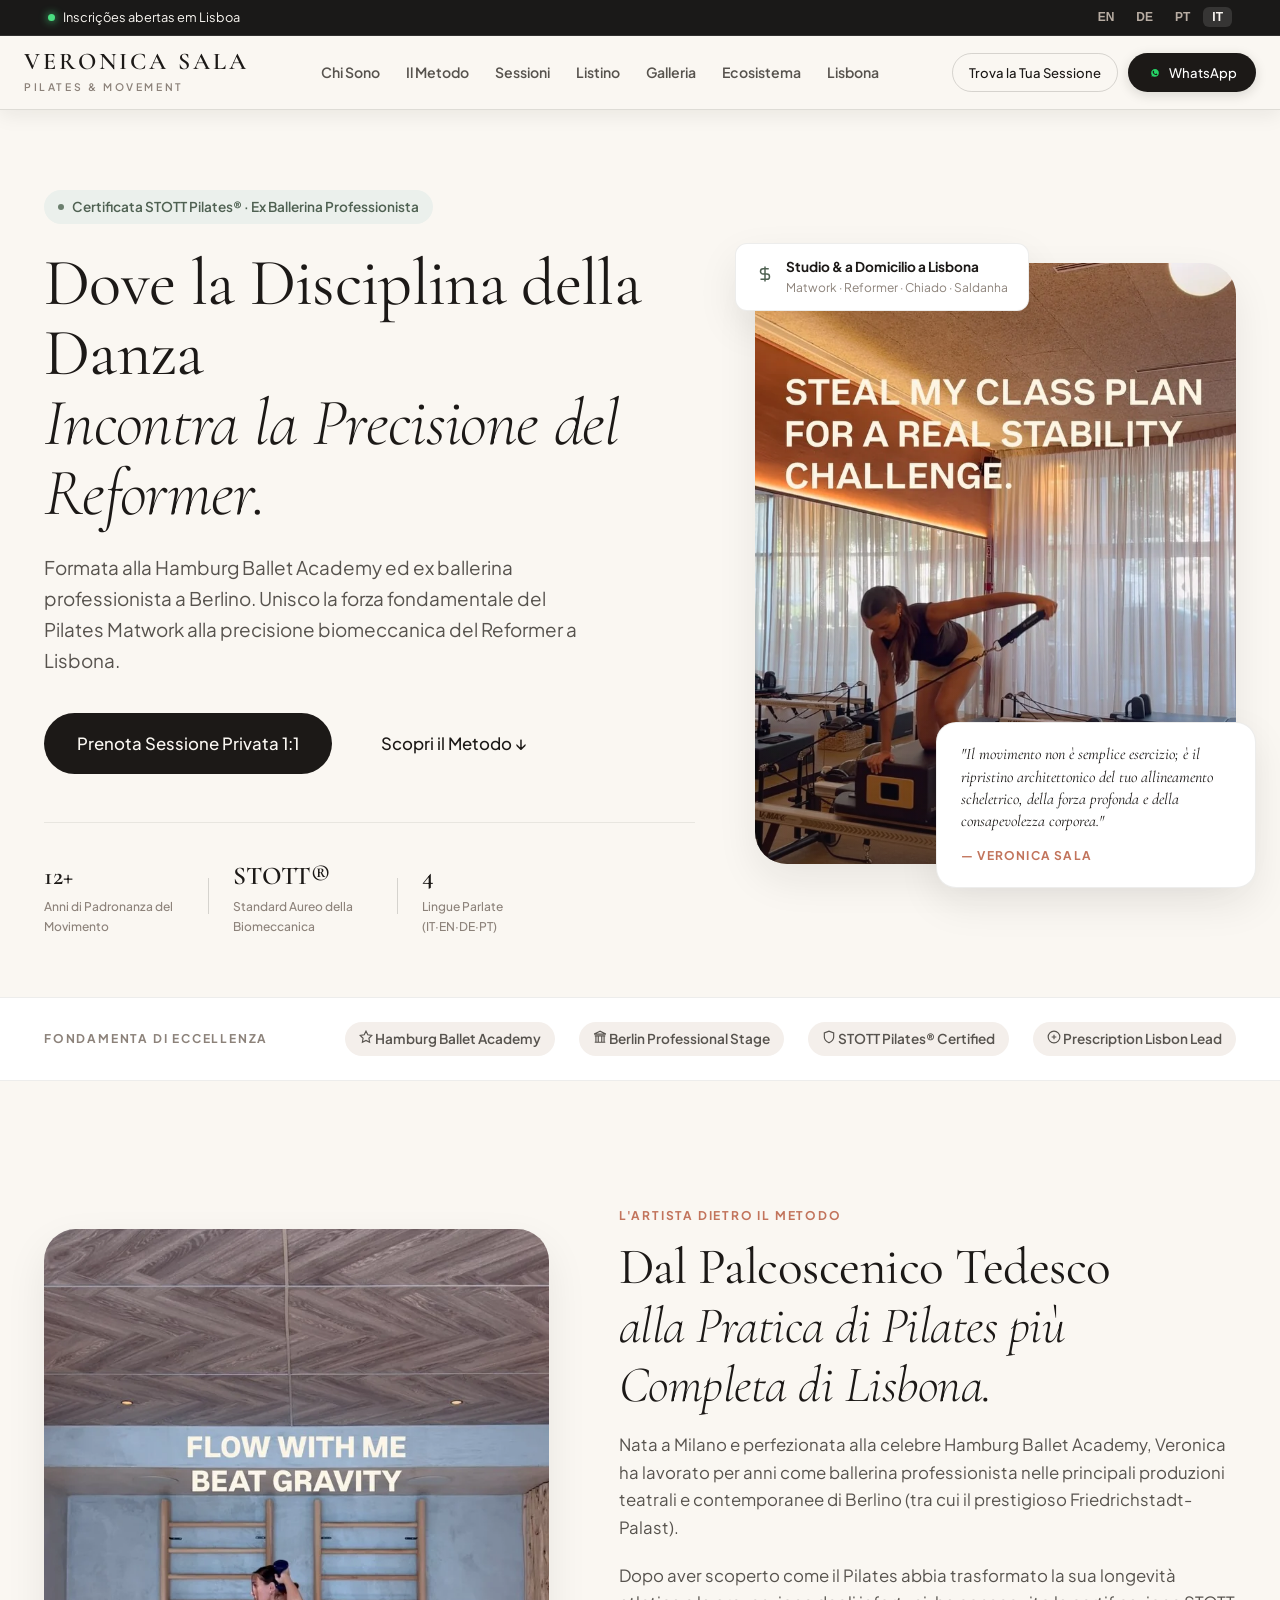
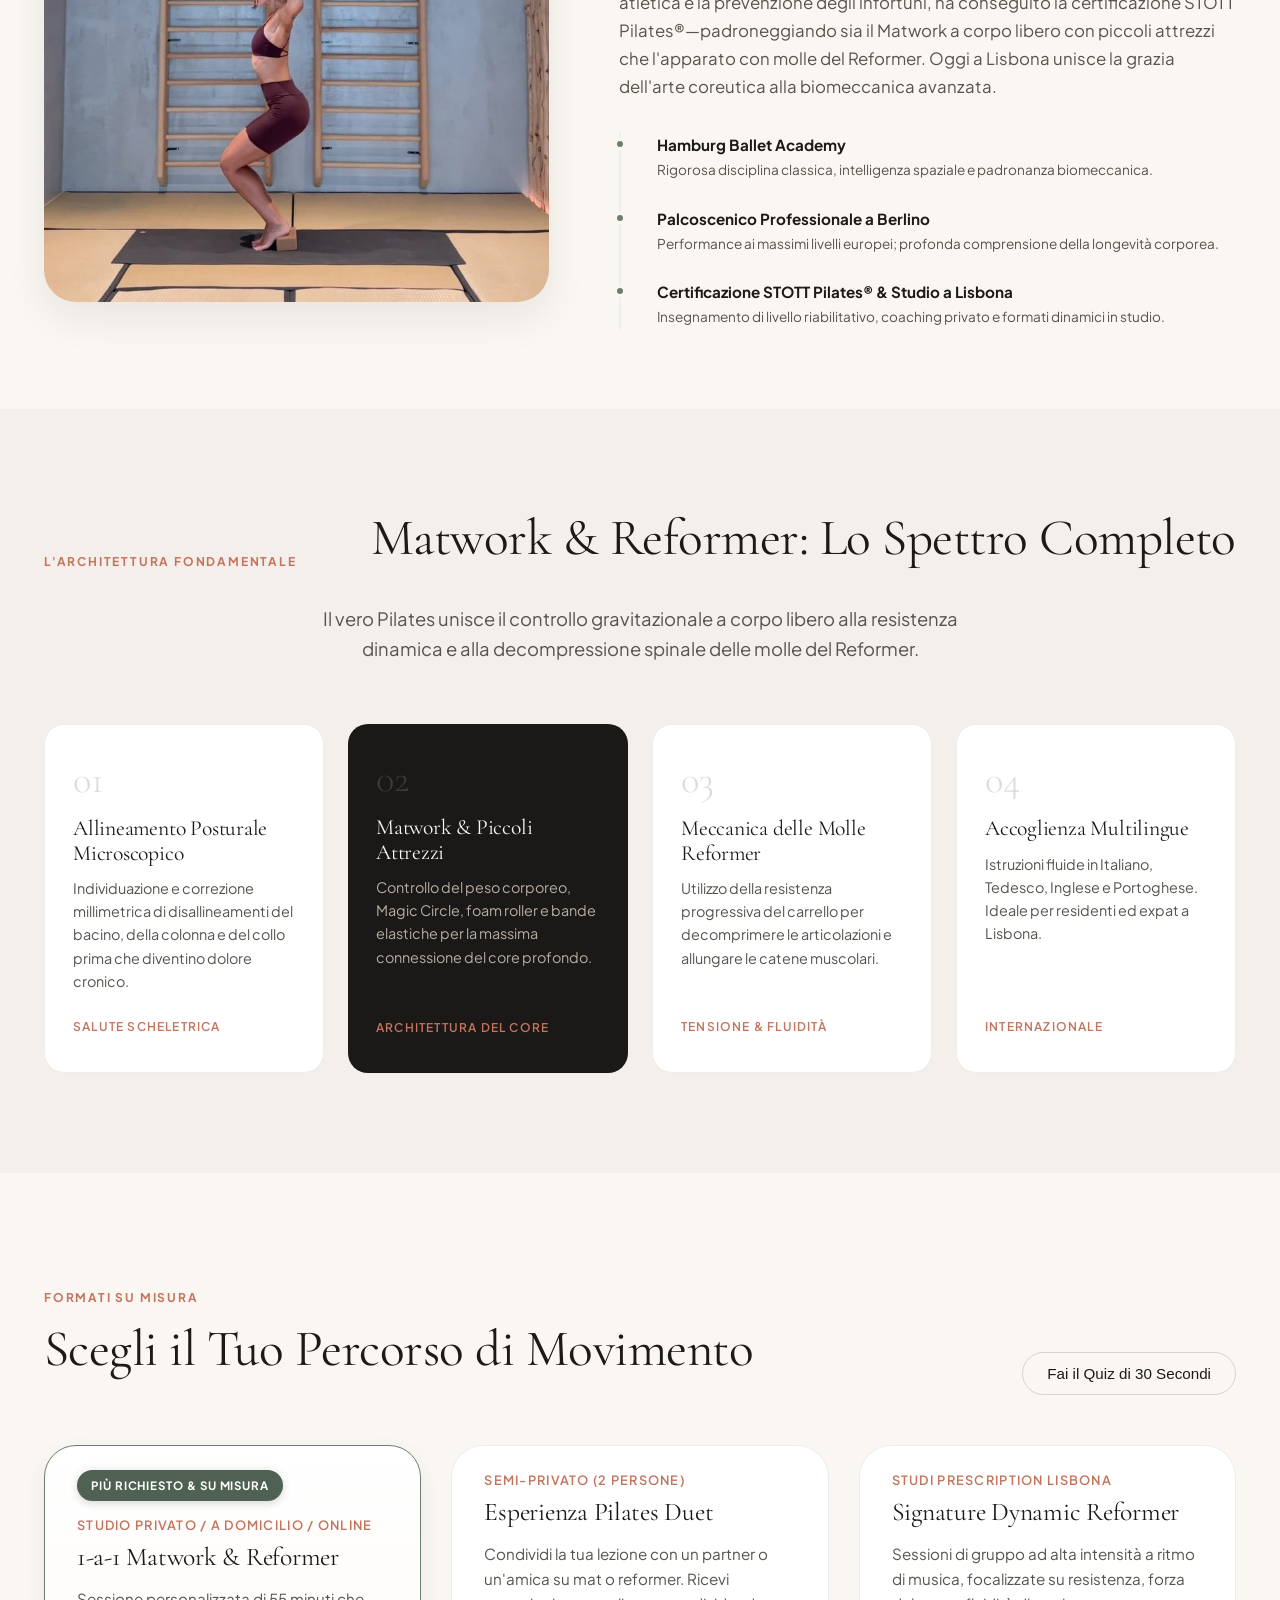
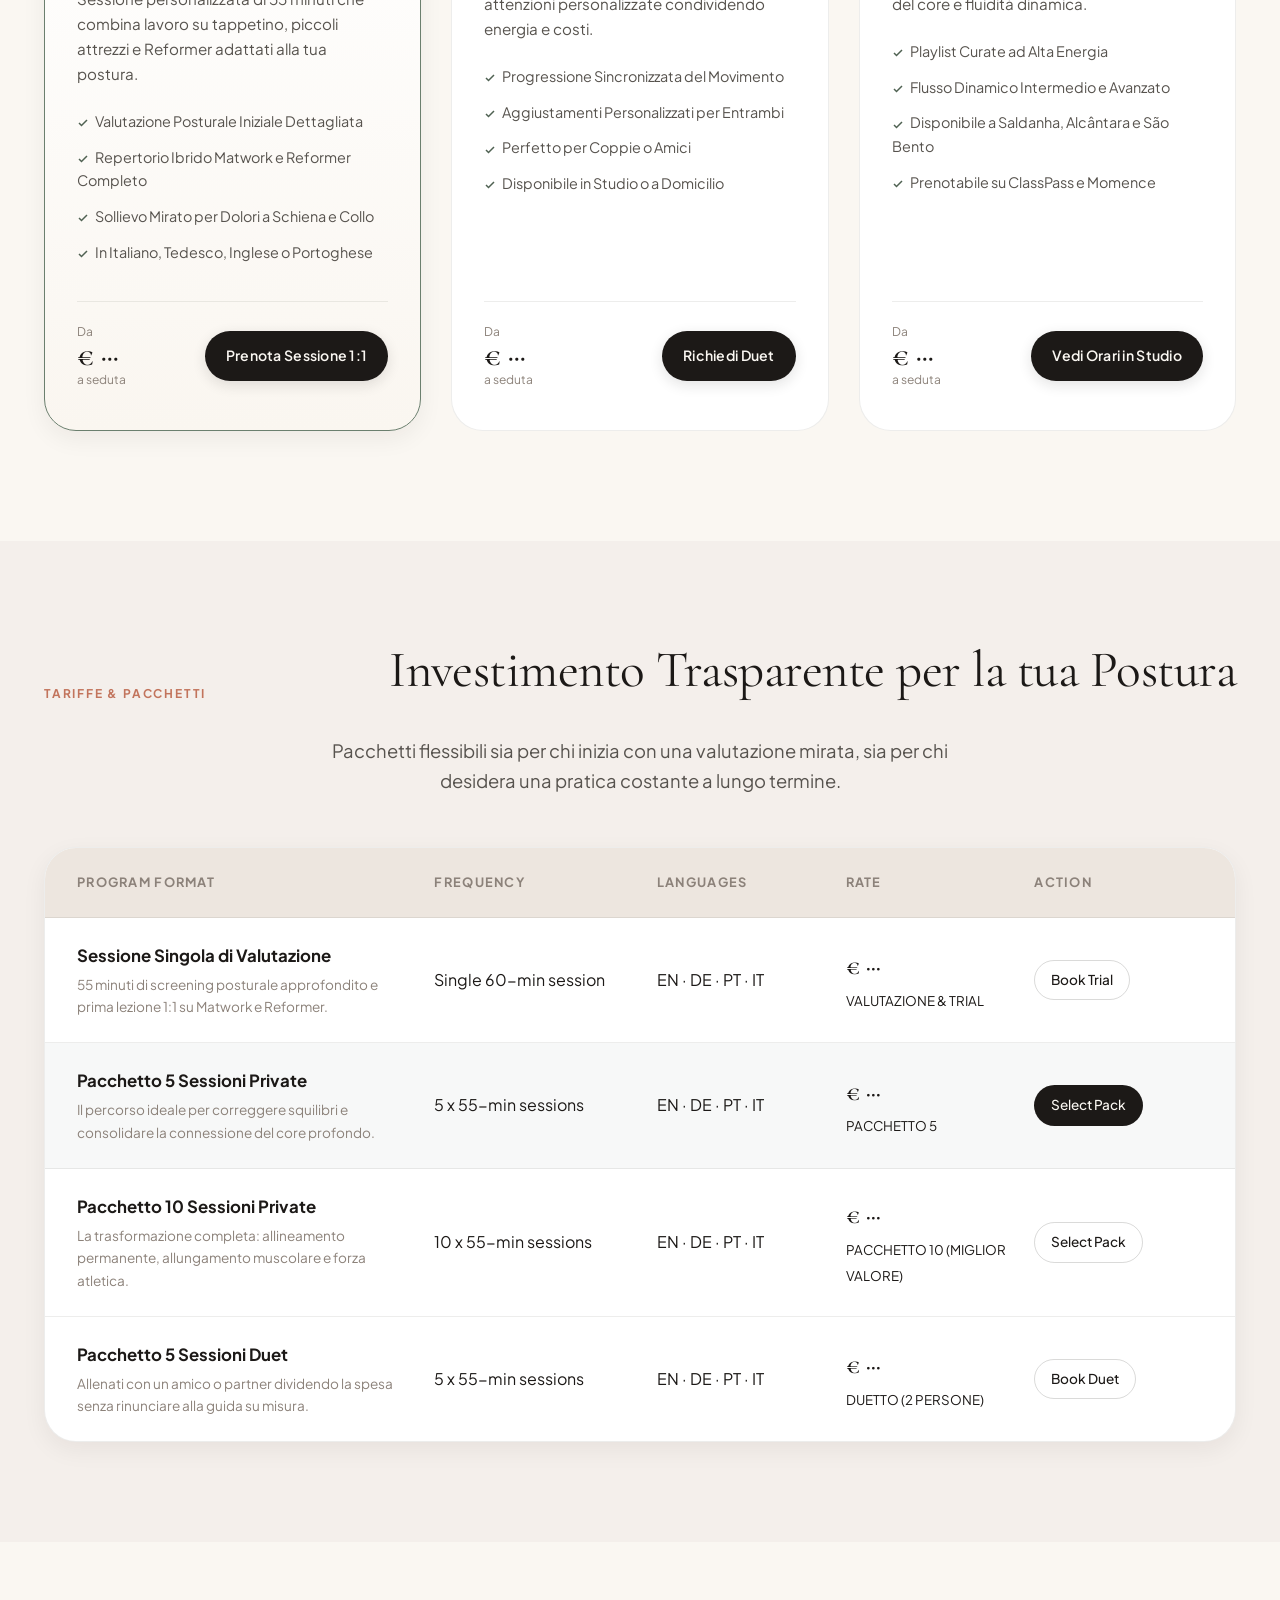
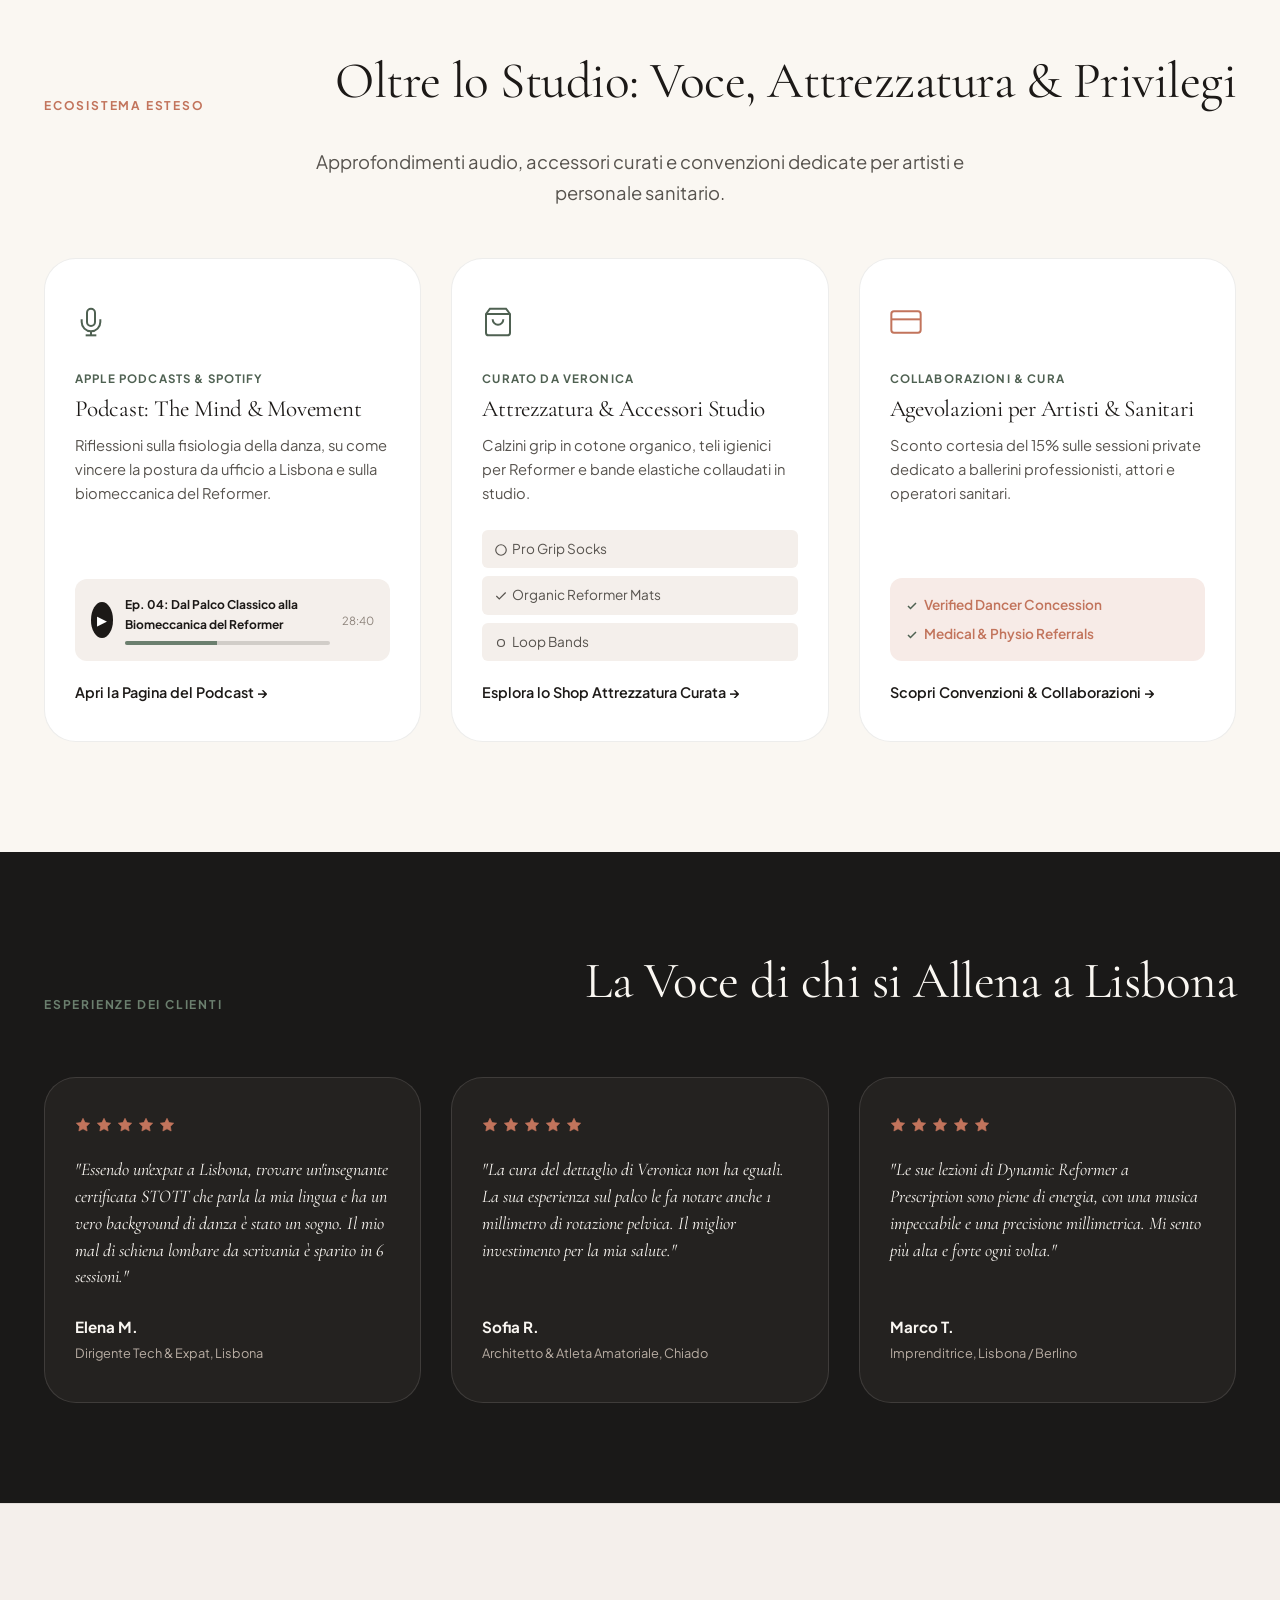
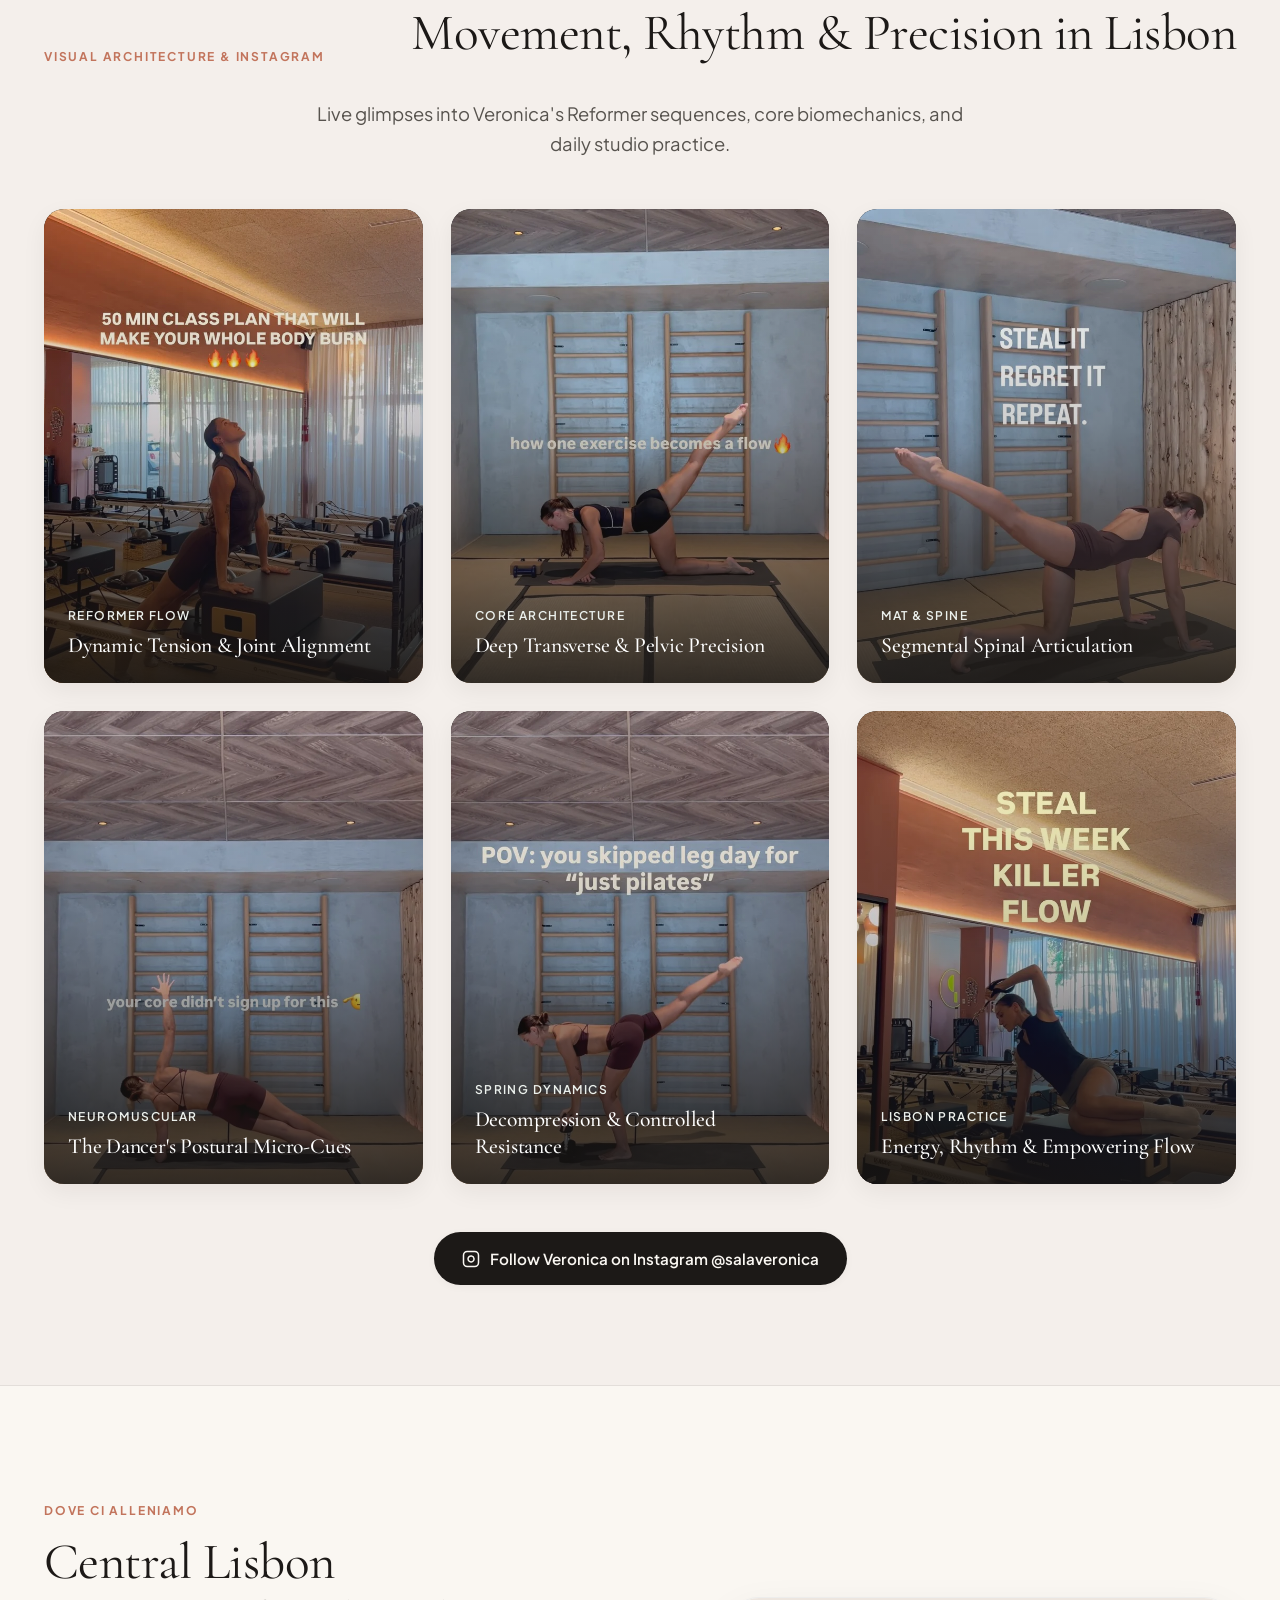
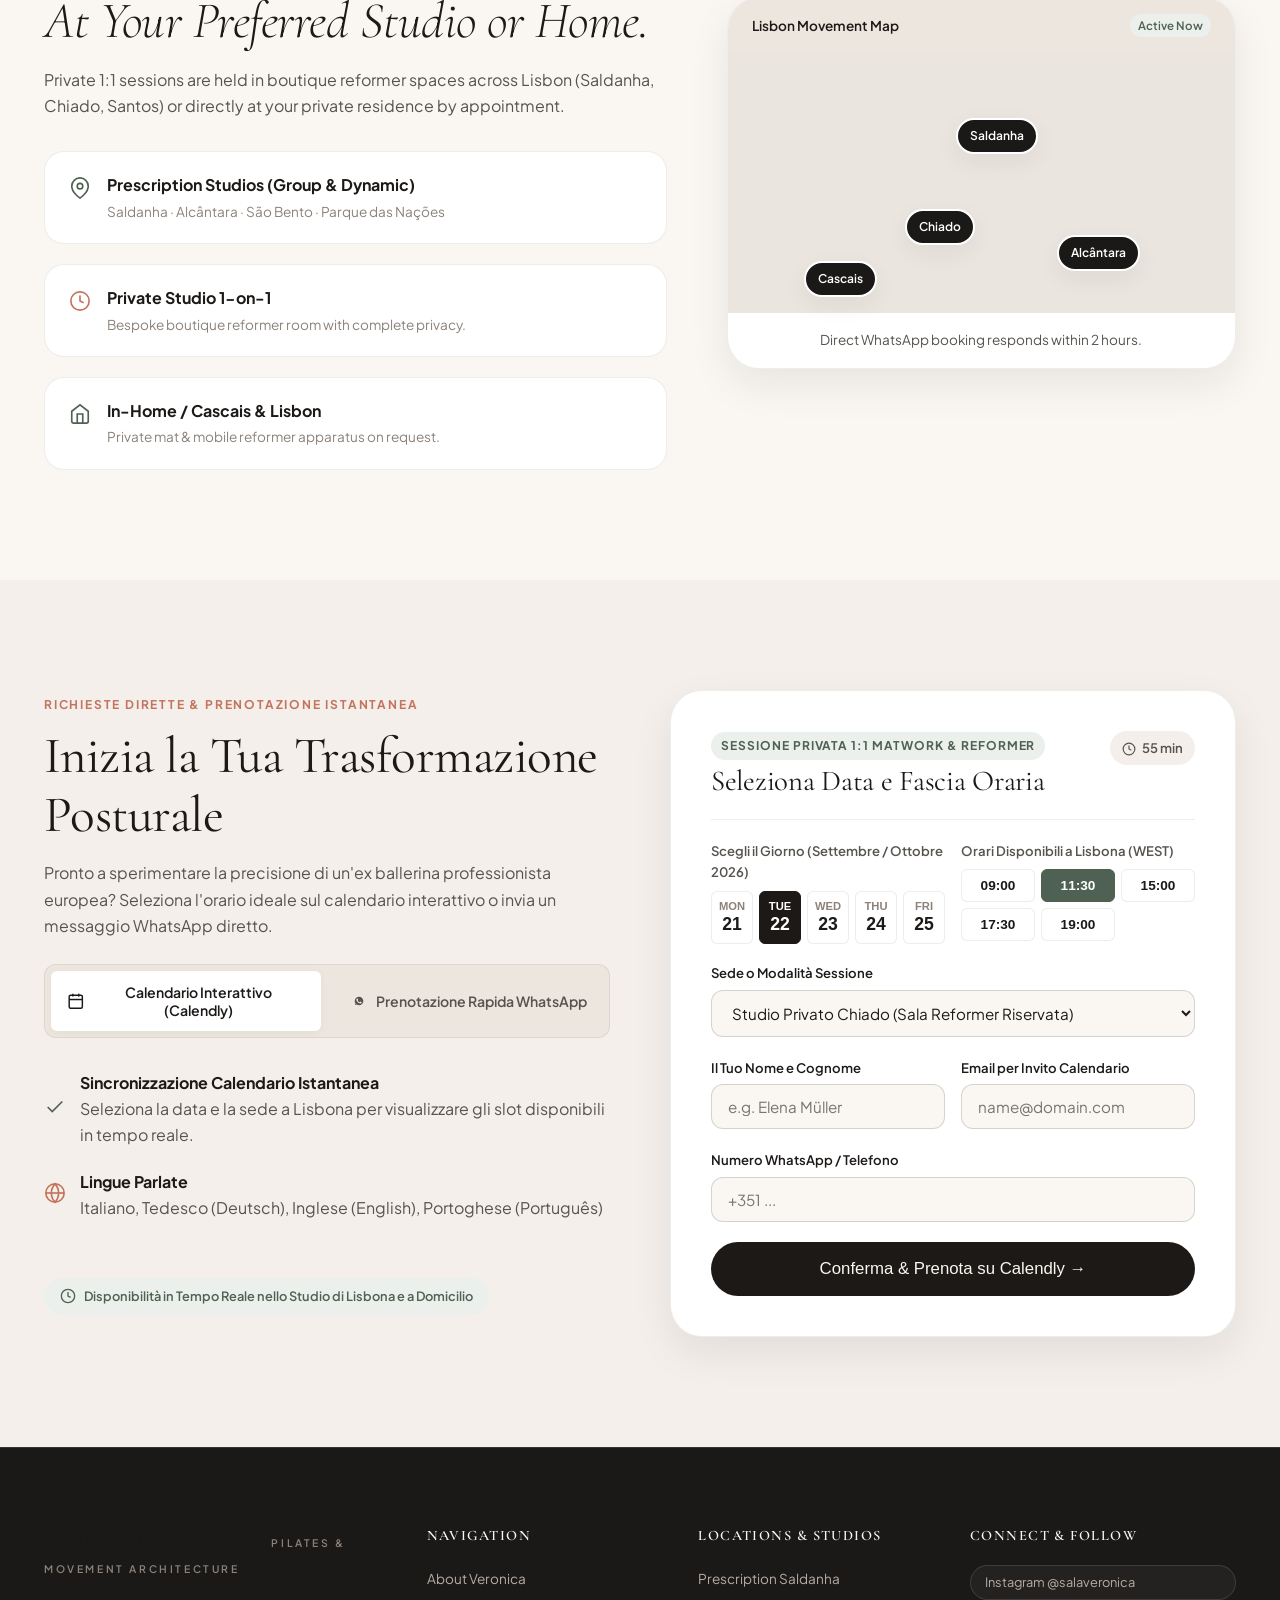
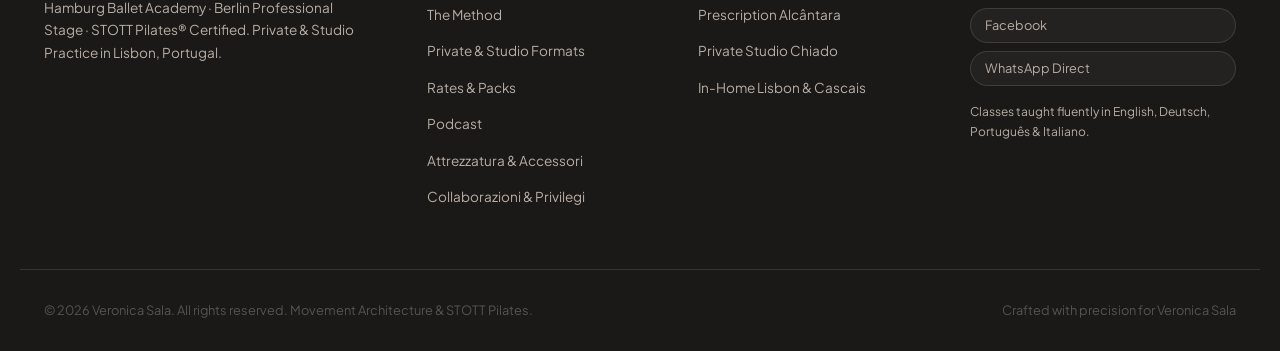
<file: index.html>
<!DOCTYPE html>
<html lang="en">
<head>
  <meta charset="UTF-8">
  <meta name="viewport" content="width=device-width, initial-scale=1.0">
  <title>Veronica Sala | Reformer Pilates & Movement Architecture — Lisbon</title>
  <meta name="description" content="Former professional dancer (Hamburg Ballet Academy & Berlin). Certified STOTT Pilates Instructor specializing in Dynamic Reformer, Postural Alignment and 1-on-1 Private Sessions in Lisbon.">
  
  <!-- Google Fonts: Cormorant Garamond (Serif elegance) + Plus Jakarta Sans (Clean modern luxury) -->
  <link rel="preconnect" href="https://fonts.googleapis.com">
  <link rel="preconnect" href="https://fonts.gstatic.com" crossorigin>
  <link href="https://fonts.googleapis.com/css2?family=Cormorant+Garamond:ital,wght@0,300;0,400;0,600;1,400;1,600&family=Plus+Jakarta+Sans:wght@300;400;500;600;700&display=swap" rel="stylesheet">
  
  <link rel="stylesheet" href="style.css?v=15.0">

  <style id="fixedHeaderCoreStyles">
    html, body {
      margin: 0 !important;
      padding: 0 !important;
      width: 100% !important;
      max-width: 100% !important;
      box-sizing: border-box !important;
    }
    body, .subpage-body {
      padding-top: 110px !important;
    }
    .fixed-top-nav-root {
      position: fixed !important;
      top: 0 !important;
      left: 0 !important;
      right: 0 !important;
      width: 100% !important;
      z-index: 9999999 !important;
      box-shadow: 0 4px 20px rgba(28, 25, 23, 0.08) !important;
    }
    .announcement-bar {
      width: 100% !important;
      height: 36px !important;
      background-color: #1A1918 !important;
      display: flex !important;
      align-items: center !important;
      padding: 0 24px !important;
      box-sizing: border-box !important;
      border-bottom: 1px solid rgba(255, 255, 255, 0.1) !important;
    }
    .announcement-inner {
      display: flex !important;
      justify-content: space-between !important;
      align-items: center !important;
      width: 100% !important;
      max-width: 1240px !important;
      margin: 0 auto !important;
    }
    .site-header {
      width: 100% !important;
      height: 74px !important;
      background: rgba(250, 247, 242, 0.98) !important;
      backdrop-filter: blur(20px) !important;
      -webkit-backdrop-filter: blur(20px) !important;
      border-bottom: 1px solid rgba(28, 25, 23, 0.12) !important;
      display: flex !important;
      align-items: center !important;
      padding: 0 24px !important;
      box-sizing: border-box !important;
    }
    .site-header .container,
    .site-header .header-inner {
      display: flex !important;
      justify-content: space-between !important;
      align-items: center !important;
      width: 100% !important;
      max-width: 1240px !important;
      margin: 0 auto !important;
      padding: 0 !important;
    }
    @media (max-width: 768px) {
      body, .subpage-body {
        padding-top: 98px !important;
        padding-bottom: 74px !important;
      }
      .announcement-bar {
        height: 34px !important;
        padding: 0 12px !important;
      }
      .site-header {
        height: 64px !important;
        padding: 0 14px !important;
      }
      .main-nav {
        display: none !important;
      }
    }
  </style>

</head>
<body>

  <div class="fixed-top-nav-root">
<!-- TOP BAR / LANGUAGE SWITCHER -->
  <aside class="announcement-bar">
    <div class="container announcement-inner">
      <div class="announcement-badge">
        <span class="pulse-dot"></span>
        <span data-i18n="announcement_text">Aperte le prenotazioni private a Lisbona</span>
      </div>
      <div class="lang-switcher" aria-label="Language selector">
        <button class="lang-btn active" data-lang="en">EN</button>
        <button class="lang-btn" data-lang="de">DE</button>
        <button class="lang-btn" data-lang="pt">PT</button>
        <button class="lang-btn" data-lang="it">IT</button>
      </div>
    </div>
  </aside>

  <!-- NAVIGATION HEADER -->
  <header class="site-header" id="header">
    <div class="container header-inner">
      <a href="index.html" class="brand-logo">
        <span class="logo-title">VERONICA SALA</span>
        <span class="logo-subtitle">PILATES & MOVEMENT</span>
      </a>

      <nav class="main-nav" id="mainNav">
        <ul>
          <li><a href="#about" data-i18n="nav_about">About</a></li>
          <li><a href="#method" data-i18n="nav_method">The Method</a></li>
          <li><a href="#sessions" data-i18n="nav_services">Sessions</a></li>
          <li><a href="#rates" data-i18n="nav_rates">Rates</a></li>
          <li><a href="#gallery" data-i18n="nav_gallery">Gallery</a></li>
          <li><a href="#ecosystem" data-i18n="nav_ecosystem">Ecosystem</a></li>
          <li><a href="#location" data-i18n="nav_location">Lisbon</a></li>
        </ul>
      </nav>

      <div class="header-actions">
        <a href="#contact" class="btn btn-sm btn-outline" data-i18n="nav_quiz_btn">Find Your Session</a>
        <a href="https://wa.me/351912345678?text=Hello%20Veronica,%20I%20would%20like%20to%20inquire%20about%20a%20Pilates%20Reformer%20session%20in%20Lisbon." target="_blank" class="btn btn-sm btn-primary">
          <svg width="16" height="16" viewBox="0 0 24 24" fill="currentColor"><path d="M12.031 6.172c-3.181 0-5.767 2.586-5.768 5.766-.001 1.298.38 2.27 1.019 3.287l-.582 2.128 2.182-.573c.978.58 1.911.928 3.145.929 3.178 0 5.767-2.587 5.768-5.766 0-3.18-2.587-5.771-5.764-5.771zm3.392 8.244c-.144.405-.837.774-1.17.824-.299.045-.677.063-1.092-.069-.252-.08-.575-.187-.988-.365-1.739-.751-2.874-2.502-2.961-2.617-.087-.116-.708-.94-.708-1.793s.448-1.273.607-1.446c.159-.173.346-.217.462-.217l.332.007c.106.005.249-.04.39.299.144.347.491 1.199.534 1.286.043.087.072.188.014.303-.058.116-.087.188-.173.289l-.26.303c-.087.087-.179.182-.077.357.101.174.449.741.964 1.201.662.591 1.221.774 1.394.861.173.086.275.072.376-.043.101-.116.433-.506.549-.679.116-.173.231-.144.39-.086.159.058 1.011.477 1.184.563.173.087.289.13.332.202.043.073.043.419-.101.824z"/></svg>
          <span>WhatsApp</span>
        </a>
      </div>
    </div>
  </header>
  </div>

  <!-- MAIN HERO SECTION -->
  <main>
    <section class="hero-section" id="hero">
      <div class="container hero-grid">
        <div class="hero-content">
          <div class="hero-eyebrow">
            <span class="bullet"></span>
            <span data-i18n="hero_eyebrow">STOTT Pilates® Certified · Former Dancer</span>
          </div>
          <h1 class="hero-title">
            <span data-i18n="hero_title_1">Where Ballet Discipline</span><br>
            <span class="italic-serif" data-i18n="hero_title_italic">Meets Reformer Precision.</span>
          </h1>
          <p class="hero-lead" data-i18n="hero_lead">
            Trained at the Hamburg Ballet Academy and a former professional dancer in Berlin. Transforming strength, posture, and neurological body awareness through high-touch Reformer Pilates in Lisbon.
          </p>

          <div class="hero-cta-group">
            <a href="#contact" class="btn btn-primary btn-lg" data-i18n="hero_cta_primary">Book Private 1:1 Session</a>
            <a href="#method" class="btn btn-ghost btn-lg" data-i18n="hero_cta_secondary">Discover The Method ↓</a>
          </div>

          <div class="hero-credentials">
            <div class="cred-item">
              <span class="cred-num">12+</span>
              <span class="cred-label" data-i18n="cred_years">Years Stage & Movement Mastery</span>
            </div>
            <div class="cred-divider"></div>
            <div class="cred-item">
              <span class="cred-num">STOTT®</span>
              <span class="cred-label" data-i18n="cred_stott">Gold Standard Biomechanics</span>
            </div>
            <div class="cred-divider"></div>
            <div class="cred-item">
              <span class="cred-num">4</span>
              <span class="cred-label" data-i18n="cred_langs">Fluent Languages (EN·DE·PT·IT)</span>
            </div>
          </div>
        </div>

        <div class="hero-visual">
          <div class="visual-card">
            <div class="visual-badge">
              <span class="icon"><svg width="18" height="18" viewBox="0 0 24 24" fill="none" stroke="var(--accent-sage-dark)" stroke-width="2"><path d="M12 2v20M17 5H9.5a3.5 3.5 0 0 0 0 7h5a3.5 3.5 0 0 1 0 7H6"/></svg></span>
              <div>
                <strong data-i18n="hero_badge_title">Lisbon Studio & Private</strong>
                <p data-i18n="hero_badge_sub">Chiado · Saldanha · In-Home</p>
              </div>
            </div>
            <div class="visual-img-container">
              <img src="images/hero_reformer.webp" alt="Pilates Reformer Movement by Veronica Sala" class="hero-img">
              <div class="img-overlay"></div>
            </div>
            <div class="visual-quote-card">
              <p class="quote-text" data-i18n="hero_quote">"Movement is not just exercise; it is an architectural restoration of your skeletal alignment and inner power."</p>
              <span class="quote-author">— Veronica Sala</span>
            </div>
          </div>
        </div>
      </div>
    </section>

    <!-- TRUST STRIP -->
    <section class="trust-strip">
      <div class="container trust-inner">
        <span class="trust-title" data-i18n="trust_title">FOUNDATIONS OF EXCELLENCE</span>
        <div class="trust-logos">
          <div class="trust-badge"><svg width="14" height="14" viewBox="0 0 24 24" fill="none" stroke="currentColor" stroke-width="2"><path d="M12 2l3.09 6.26L22 9.27l-5 4.87 1.18 6.88L12 17.77l-6.18 3.25L7 14.14 2 9.27l6.91-1.01L12 2z"/></svg> Hamburg Ballet Academy</div>
          <div class="trust-badge"><svg width="14" height="14" viewBox="0 0 24 24" fill="none" stroke="currentColor" stroke-width="2"><path d="M3 21h18M3 10h18M5 10v11M19 10v11M9 10v11M15 10v11M12 2L2 7h20L12 2z"/></svg> Berlin Professional Stage</div>
          <div class="trust-badge"><svg width="14" height="14" viewBox="0 0 24 24" fill="none" stroke="currentColor" stroke-width="2"><path d="M12 22s8-4 8-10V5l-8-3-8 3v7c0 6 8 10 8 10z"/></svg> STOTT Pilates® Certified</div>
          <div class="trust-badge"><svg width="14" height="14" viewBox="0 0 24 24" fill="none" stroke="currentColor" stroke-width="2"><circle cx="12" cy="12" r="10"/><path d="M12 8v8M8 12h8"/></svg> Prescription Lisbon Lead</div>
        </div>
      </div>
    </section>

    <!-- ABOUT SECTION -->
    <section class="about-section" id="about">
      <div class="container about-grid">
        <div class="about-images">
          <div class="about-img-main">
            <img src="images/about_dancer.webp" alt="Veronica Sala Reformer Instruction">
          </div>
          <div class="about-card-float">
            <div class="float-icon"><svg width="28" height="28" viewBox="0 0 24 24" fill="none" stroke="currentColor" stroke-width="1.5"><circle cx="12" cy="8" r="5"/><path d="M3 21v-2a7 7 0 0 1 14 0v2"/><path d="M16 11l4 4-2 2-4-4"/></svg></div>
            <h4 data-i18n="about_float_title">Anatomy of a Dancer</h4>
            <p data-i18n="about_float_desc">Years of rigorous classical training in Germany give Veronica a microscopic eye for postural asymmetries and micro-compensation.</p>
          </div>
        </div>

        <div class="about-text">
          <span class="section-tag" data-i18n="about_tag">THE ARTIST BEHIND THE METHOD</span>
          <h2 class="section-title">
            <span data-i18n="about_title_1">From the German Stage</span><br>
            <span class="italic-serif" data-i18n="about_title_2">to Lisbon's Most Precise Reformer Practice.</span>
          </h2>
          <p class="paragraph" data-i18n="about_p1">
            Born in Milan and shaped by the world-renowned <strong>Hamburg Ballet Academy</strong>, Veronica spent years performing as a professional dancer in Berlin's elite contemporary and theatre productions (including the prestigious <em>Friedrichstadt-Palast</em>).
          </p>
          <p class="paragraph" data-i18n="about_p2">
            After discovering how Pilates revolutionized her own physical longevity and injury resilience, she completed the rigorous <strong>STOTT Pilates® certification</strong>. Today, as a lead trainer in Lisbon, she bridges the grace of classical stage artistry with contemporary sports science.
          </p>

          <div class="timeline-box">
            <div class="timeline-step">
              <span class="step-dot"></span>
              <div>
                <strong data-i18n="time_1_title">Hamburg Ballet Academy</strong>
                <p data-i18n="time_1_desc">Rigorous classical foundation, spatial intelligence & biomechanical mastery.</p>
              </div>
            </div>
            <div class="timeline-step">
              <span class="step-dot"></span>
              <div>
                <strong data-i18n="time_2_title">Berlin Professional Stage</strong>
                <p data-i18n="time_2_desc">Performing at world-class levels; understanding body longevity and injury recovery.</p>
              </div>
            </div>
            <div class="timeline-step">
              <span class="step-dot"></span>
              <div>
                <strong data-i18n="time_3_title">STOTT Pilates® & Lisbon Studio</strong>
                <p data-i18n="time_3_desc">Certified rehabilitation-grade instruction, private coaching & dynamic group formats.</p>
              </div>
            </div>
          </div>
        </div>
      </div>
    </section>

    <!-- THE METHOD (PILLARS) -->
    <section class="method-section" id="method">
      <div class="container">
        <div class="section-header text-center">
          <span class="section-tag" data-i18n="method_tag">THE CORE ARCHITECTURE</span>
          <h2 class="section-title" data-i18n="method_title">Why the Dancer's Eye Transforms Your Reformer Session</h2>
          <p class="section-subtitle" data-i18n="method_subtitle">Pilates isn't about counting repetitions. It is about neuromuscular re-patterning, spring tension dynamics, and graceful resilience.</p>
        </div>

        <div class="bento-grid">
          <div class="bento-card">
            <div class="bento-number">01</div>
            <h3 class="bento-title" data-i18n="m1_title">Microscopic Postural Alignment</h3>
            <p class="bento-desc" data-i18n="m1_desc">Detecting and correcting pelvic tilts, spinal imbalances, and neck strain before they turn into chronic pain.</p>
            <div class="bento-tag" data-i18n="m1_tag">Skeletal Health</div>
          </div>

          <div class="bento-card highlight-card">
            <div class="bento-number">02</div>
            <h3 class="bento-title" data-i18n="m2_title">STOTT® Dynamic Tension Control</h3>
            <p class="bento-desc" data-i18n="m2_desc">Harnessing the carriage springs to decompress joints while activating the deep transverse abdominis and pelvic floor.</p>
            <div class="bento-tag" data-i18n="m2_tag">Core Architecture</div>
          </div>

          <div class="bento-card">
            <div class="bento-number">03</div>
            <h3 class="bento-title" data-i18n="m3_title">Musicality, Tempo & Rhythm</h3>
            <p class="bento-desc" data-i18n="m3_desc">Informed by a lifetime of music and choreography, classes flow with motivating tempo and uninterrupted energy.</p>
            <div class="bento-tag" data-i18n="m3_tag">Flow & Endurance</div>
          </div>

          <div class="bento-card">
            <div class="bento-number">04</div>
            <h3 class="bento-title" data-i18n="m4_title">Multilingual Warmth</h3>
            <p class="bento-desc" data-i18n="m4_desc">Seamless cues in English, German, Portuguese, or Italian. Perfect for Lisbon's international community.</p>
            <div class="bento-tag" data-i18n="m4_tag">Expat Friendly</div>
          </div>
        </div>
      </div>
    </section>

    <!-- SESSIONS & FORMATS -->
    <section class="sessions-section" id="sessions">
      <div class="container">
        <div class="section-header">
          <div class="header-left">
            <span class="section-tag" data-i18n="sessions_tag">TAILORED FORMATS</span>
            <h2 class="section-title" data-i18n="sessions_title">Choose Your Movement Journey</h2>
          </div>
          <div class="header-right">
            <button class="btn btn-outline" id="openQuizBtn" data-i18n="quiz_trigger_btn">Take the 30-sec Match Quiz</button>
          </div>
        </div>

        <div class="mobile-swipe-hint"><svg width="14" height="14" viewBox="0 0 24 24" fill="none" stroke="currentColor" stroke-width="2"><polyline points="15 18 9 12 15 6"/></svg> <span data-i18n="swipe_hint">Scorri le schede</span> <svg width="14" height="14" viewBox="0 0 24 24" fill="none" stroke="currentColor" stroke-width="2"><polyline points="9 18 15 12 9 6"/></svg></div>
        <div class="sessions-grid">
          <!-- CARD 1: 1-on-1 Private -->
          <article class="session-card featured">
            <div class="card-badge-pill" data-i18n="badge_most_exclusive">PIÙ RICHIESTO & SU MISURA</div>
            <div class="card-head">
              <span class="card-subtitle" data-i18n="s1_sub">Studio Privato / A Domicilio / Online</span>
              <h3 class="card-title" data-i18n="s1_title">1-a-1 Matwork & Reformer</h3>
            </div>
            <p class="card-desc" data-i18n="s1_desc">Sessione personalizzata di 55 minuti che combina lavoro su tappetino, piccoli attrezzi e Reformer adattati alla tua postura.</p>
            <ul class="card-features">
              <li><svg width="12" height="12" viewBox="0 0 24 24" fill="none" stroke="var(--accent-sage-dark)" stroke-width="3" style="display:inline; vertical-align:middle; margin-right:6px;"><polyline points="20 6 9 17 4 12"/></svg><span data-i18n="s1_f1">Valutazione Posturale Iniziale Dettagliata</span></li>
              <li><svg width="12" height="12" viewBox="0 0 24 24" fill="none" stroke="var(--accent-sage-dark)" stroke-width="3" style="display:inline; vertical-align:middle; margin-right:6px;"><polyline points="20 6 9 17 4 12"/></svg><span data-i18n="s1_f2">Repertorio Ibrido Matwork e Reformer Completo</span></li>
              <li><svg width="12" height="12" viewBox="0 0 24 24" fill="none" stroke="var(--accent-sage-dark)" stroke-width="3" style="display:inline; vertical-align:middle; margin-right:6px;"><polyline points="20 6 9 17 4 12"/></svg><span data-i18n="s1_f3">Sollievo Mirato per Dolori a Schiena e Collo</span></li>
              <li><svg width="12" height="12" viewBox="0 0 24 24" fill="none" stroke="var(--accent-sage-dark)" stroke-width="3" style="display:inline; vertical-align:middle; margin-right:6px;"><polyline points="20 6 9 17 4 12"/></svg><span data-i18n="s1_f4">In Italiano, Tedesco, Inglese o Portoghese</span></li>
            </ul>
            <div class="card-footer">
              <div class="price-box">
                <span class="price-from" data-i18n="price_from">Da</span>
                <span class="price-val">€ ···</span>
                <span class="price-unit" data-i18n="rate_session">/ seduta</span>
              </div>
              <a href="#contact" class="btn btn-session-cta" data-i18n="btn_book_private">Prenota Sessione 1:1</a>
            </div>
          </article>

          <!-- CARD 2: Duet Session -->
          <article class="session-card">
            <div class="card-head">
              <span class="card-subtitle" data-i18n="s2_sub">Semi-Privato (2 Persone)</span>
              <h3 class="card-title" data-i18n="s2_title">Esperienza Pilates Duet</h3>
            </div>
            <p class="card-desc" data-i18n="s2_desc">Condividi la tua lezione con un partner o un'amica su mat o reformer. Ricevi attenzioni personalizzate condividendo energia e costi.</p>
            <ul class="card-features">
              <li><svg width="12" height="12" viewBox="0 0 24 24" fill="none" stroke="var(--accent-sage-dark)" stroke-width="3" style="display:inline; vertical-align:middle; margin-right:6px;"><polyline points="20 6 9 17 4 12"/></svg><span data-i18n="s2_f1">Progressione Sincronizzata del Movimento</span></li>
              <li><svg width="12" height="12" viewBox="0 0 24 24" fill="none" stroke="var(--accent-sage-dark)" stroke-width="3" style="display:inline; vertical-align:middle; margin-right:6px;"><polyline points="20 6 9 17 4 12"/></svg><span data-i18n="s2_f2">Aggiustamenti Personalizzati per Entrambi</span></li>
              <li><svg width="12" height="12" viewBox="0 0 24 24" fill="none" stroke="var(--accent-sage-dark)" stroke-width="3" style="display:inline; vertical-align:middle; margin-right:6px;"><polyline points="20 6 9 17 4 12"/></svg><span data-i18n="s2_f3">Perfetto per Coppie o Amici</span></li>
              <li><svg width="12" height="12" viewBox="0 0 24 24" fill="none" stroke="var(--accent-sage-dark)" stroke-width="3" style="display:inline; vertical-align:middle; margin-right:6px;"><polyline points="20 6 9 17 4 12"/></svg><span data-i18n="s2_f4">Disponibile in Studio o a Domicilio</span></li>
            </ul>
            <div class="card-footer">
              <div class="price-box">
                <span class="price-from" data-i18n="price_from">Da</span>
                <span class="price-val">€ ···</span>
                <span class="price-unit" data-i18n="rate_session">/ persona</span>
              </div>
              <a href="#contact" class="btn btn-session-cta" data-i18n="btn_book_duet">Prenota Duet (2 Persone)</a>
            </div>
          </article>

          <!-- CARD 3: Studio Classes -->
          <article class="session-card">
            <div class="card-head">
              <span class="card-subtitle" data-i18n="s3_sub">Studi Prescription Lisbona</span>
              <h3 class="card-title" data-i18n="s3_title">Signature Dynamic Reformer</h3>
            </div>
            <p class="card-desc" data-i18n="s3_desc">Sessioni di gruppo ad alta intensità a ritmo di musica, focalizzate su resistenza, forza del core e fluidità dinamica.</p>
            <ul class="card-features">
              <li><svg width="12" height="12" viewBox="0 0 24 24" fill="none" stroke="var(--accent-sage-dark)" stroke-width="3" style="display:inline; vertical-align:middle; margin-right:6px;"><polyline points="20 6 9 17 4 12"/></svg><span data-i18n="s3_f1">Playlist Curate ad Alta Energia</span></li>
              <li><svg width="12" height="12" viewBox="0 0 24 24" fill="none" stroke="var(--accent-sage-dark)" stroke-width="3" style="display:inline; vertical-align:middle; margin-right:6px;"><polyline points="20 6 9 17 4 12"/></svg><span data-i18n="s3_f2">Flusso Dinamico Intermedio e Avanzato</span></li>
              <li><svg width="12" height="12" viewBox="0 0 24 24" fill="none" stroke="var(--accent-sage-dark)" stroke-width="3" style="display:inline; vertical-align:middle; margin-right:6px;"><polyline points="20 6 9 17 4 12"/></svg><span data-i18n="s3_f3">Disponibile a Saldanha, Alcântara e São Bento</span></li>
              <li><svg width="12" height="12" viewBox="0 0 24 24" fill="none" stroke="var(--accent-sage-dark)" stroke-width="3" style="display:inline; vertical-align:middle; margin-right:6px;"><polyline points="20 6 9 17 4 12"/></svg><span data-i18n="s3_f4">Prenotabile su ClassPass e Momence</span></li>
            </ul>
            <div class="card-footer">
              <div class="price-box">
                <span class="price-from" data-i18n="price_from">Da</span>
                <span class="price-val">€ ···</span>
                <span class="price-unit" data-i18n="rate_session">/ lezione</span>
              </div>
              <a href="#location" class="btn btn-session-cta" data-i18n="btn_view_schedule">Vedi Orari in Studio</a>
            </div>
          </article>
        </div>
      </div>
    </section>

    <!-- RATES & PACKAGES -->
    <section class="rates-section" id="rates">
      <div class="container">
        <div class="section-header text-center">
          <span class="section-tag" data-i18n="rates_tag">INVESTMENT IN YOUR BODY</span>
          <h2 class="section-title" data-i18n="rates_title">Transparent Rates & Value Packs</h2>
          <p class="section-subtitle" data-i18n="rates_subtitle">All private sessions include full reformer access, equipment sanitation, and ongoing postural tracking.</p>
        </div>

        <div class="rates-table-card">
          <div class="rates-row table-head">
            <div data-i18n="th_format">Program Format</div>
            <div data-i18n="th_freq">Frequency</div>
            <div data-i18n="th_langs">Languages</div>
            <div data-i18n="th_rate">Rate</div>
            <div data-i18n="th_action">Action</div>
          </div>

          <div class="rates-row">
            <div>
              <strong data-i18n="r1_title">Single Trial & Posture Assessment</strong>
              <p data-i18n="r1_desc">Ideal for first-timers to evaluate spinal alignment & establish goals.</p>
            </div>
            <div data-i18n="r1_freq">Single 60-min session</div>
            <div>EN · DE · PT · IT</div>
            <div><span class="rate-highlight">€ ···</span> <small data-i18n="r1_badge">Intro Special</small></div>
            <div><a href="#contact" class="btn btn-sm btn-outline" data-i18n="btn_book_trial">Book Trial</a></div>
          </div>

          <div class="rates-row featured-row">
            <div>
              <strong data-i18n="r2_title">5-Session Private Transformation Pack</strong>
              <p data-i18n="r2_desc">Build consistent core engagement, spinal decompression and tone.</p>
            </div>
            <div data-i18n="r2_freq">5 x 55-min sessions</div>
            <div>EN · DE · PT · IT</div>
            <div><span class="rate-highlight">€ ···</span> <small data-i18n="r2_badge">5 Sessions</small></div>
            <div><a href="#contact" class="btn btn-sm btn-primary" data-i18n="btn_select_pack">Select Pack</a></div>
          </div>

          <div class="rates-row">
            <div>
              <strong data-i18n="r3_title">10-Session Master Practitioner Pack</strong>
              <p data-i18n="r3_desc">Complete neuromuscular overhaul with priority weekly booking slots.</p>
            </div>
            <div>10 x 55-min sessions</div>
            <div>EN · DE · PT · IT</div>
            <div><span class="rate-highlight">€ ···</span> <small data-i18n="r3_badge">10 Sessions</small></div>
            <div><a href="#contact" class="btn btn-sm btn-outline" data-i18n="btn_select_pack">Select Pack</a></div>
          </div>

          <div class="rates-row">
            <div>
              <strong data-i18n="r4_title">Duet 5-Pack (Two People)</strong>
              <p data-i18n="r4_desc">Share private attention with partner or colleague.</p>
            </div>
            <div data-i18n="r2_freq">5 x 55-min sessions</div>
            <div>EN · DE · PT · IT</div>
            <div><span class="rate-highlight">€ ···</span> <small data-i18n="r4_badge">Duet Pack</small></div>
            <div><a href="#contact" class="btn btn-sm btn-outline" data-i18n="btn_book_duet_row">Book Duet</a></div>
          </div>
        </div>
      </div>
    </section>

    <!-- THE VERONICA ECOSYSTEM (BENCHMARK "COPIA E RUBA" ADDITIONS) -->
    <section class="ecosystem-section" id="ecosystem">
      <div class="container">
        <div class="section-header text-center">
          <span class="section-tag" data-i18n="eco_tag">THE EXTENDED ECOSYSTEM</span>
          <h2 class="section-title" data-i18n="eco_title">Beyond the Studio: Sound, Gear & Privileges</h2>
          <p class="section-subtitle" data-i18n="eco_subtitle">Inspired by Europe’s leading movement pioneers: audio masterclasses, curated equipment, and community privileges.</p>
        </div>

        <div class="mobile-swipe-hint"><svg width="14" height="14" viewBox="0 0 24 24" fill="none" stroke="currentColor" stroke-width="2"><polyline points="15 18 9 12 15 6"/></svg> <span data-i18n="swipe_hint">Scorri le schede</span> <svg width="14" height="14" viewBox="0 0 24 24" fill="none" stroke="currentColor" stroke-width="2"><polyline points="9 18 15 12 9 6"/></svg></div>
        <div class="eco-grid">
          <!-- PODCAST MODULE -->
          <div class="eco-card podcast-card">
            <div class="eco-icon"><svg width="32" height="32" viewBox="0 0 24 24" fill="none" stroke="var(--accent-sage-dark)" stroke-width="1.5"><path d="M12 2a3 3 0 0 0-3 3v7a3 3 0 0 0 6 0V5a3 3 0 0 0-3-3z"/><path d="M19 10v2a7 7 0 0 1-14 0v-2"/><line x1="12" y1="19" x2="12" y2="22"/><line x1="8" y1="22" x2="16" y2="22"/></svg></div>
            <div class="eco-badge" data-i18n="pod_badge">Apple Podcasts & Spotify</div>
            <h3 class="eco-title" data-i18n="pod_title">The Mind & Movement Podcast</h3>
            <p class="eco-desc" data-i18n="pod_desc">Conversations on dance physiology, overcoming desk posture in Lisbon, and the science of the Reformer.</p>
            
            <div class="podcast-player-mockup">
              <div class="player-track">
                <button class="play-btn">▶</button>
                <div class="track-info">
                  <strong data-i18n="pod_track">Ep. 14: From Classical Stage to Reformer Biomechanics</strong>
                  <div class="progress-bar"><div class="progress-fill" style="width: 45%;"></div></div>
                </div>
                <span class="track-time">28:40</span>
              </div>
            </div>
            <a href="podcast.html" class="eco-link" data-i18n="pod_link">Listen to Podcast Episodes →</a>
          </div>

          <!-- CURATED SHOP & GEAR -->
          <div class="eco-card">
            <div class="eco-icon"><svg width="32" height="32" viewBox="0 0 24 24" fill="none" stroke="var(--accent-sage-dark)" stroke-width="1.5"><path d="M6 2L3 6v14a2 2 0 0 0 2 2h14a2 2 0 0 0 2-2V6l-3-4z"/><line x1="3" y1="6" x2="21" y2="6"/><path d="M16 10a4 4 0 0 1-8 0"/></svg></div>
            <div class="eco-badge" data-i18n="shop_badge">Curated by Veronica</div>
            <h3 class="eco-title" data-i18n="shop_title">Studio Gear & Essentials</h3>
            <p class="eco-desc" data-i18n="shop_desc">The exact organic cotton grip socks, non-slip reformer towels, and resistance loops tested on the stage and in studio.</p>
            <div class="gear-tags">
              <span><svg width="14" height="14" viewBox="0 0 24 24" fill="none" stroke="currentColor" stroke-width="2" style="display:inline; vertical-align:middle; margin-right:4px;"><circle cx="12" cy="12" r="9"/></svg>Pro Grip Socks</span>
              <span><svg width="14" height="14" viewBox="0 0 24 24" fill="none" stroke="currentColor" stroke-width="2" style="display:inline; vertical-align:middle; margin-right:4px;"><path d="M20 6L9 17l-5-5"/></svg>Organic Reformer Mats</span>
              <span><svg width="14" height="14" viewBox="0 0 24 24" fill="none" stroke="currentColor" stroke-width="2" style="display:inline; vertical-align:middle; margin-right:4px;"><circle cx="12" cy="12" r="6"/></svg>Loop Bands</span>
            </div>
            <a href="shop.html" class="eco-link" data-i18n="shop_link">Explore Curated Studio Gear →</a>
          </div>

          <!-- COMMUNITY PRIVILEGES (BLUE LIGHT & ARTISTS) -->
          <div class="eco-card">
            <div class="eco-icon"><svg width="32" height="32" viewBox="0 0 24 24" fill="none" stroke="var(--accent-terra)" stroke-width="1.5"><rect x="1" y="4" width="22" height="16" rx="2" ry="2"/><line x1="1" y1="10" x2="23" y2="10"/></svg></div>
            <div class="eco-badge" data-i18n="priv_badge">Partnership & Care</div>
            <h3 class="eco-title" data-i18n="priv_title">Artists & Healthcare Privileges</h3>
            <p class="eco-desc" data-i18n="priv_desc">A dedicated 15% courtesy concession on private sessions for active dancers, theatre performers, and healthcare workers.</p>
            <div class="priv-box">
              <span><svg width="12" height="12" viewBox="0 0 24 24" fill="none" stroke="var(--accent-sage-dark)" stroke-width="3" style="display:inline; vertical-align:middle; margin-right:6px;"><polyline points="20 6 9 17 4 12"/></svg>Verified Dancer Concession</span>
              <span><svg width="12" height="12" viewBox="0 0 24 24" fill="none" stroke="var(--accent-sage-dark)" stroke-width="3" style="display:inline; vertical-align:middle; margin-right:6px;"><polyline points="20 6 9 17 4 12"/></svg>Medical & Physio Referrals</span>
            </div>
            <a href="collaborazioni.html" class="eco-link" data-i18n="priv_link">Partnership & Concession Program →</a>
          </div>
        </div>
      </div>
    </section>

    <!-- TESTIMONIALS -->
    <section class="testimonials-section">
      <div class="container">
        <div class="section-header text-center">
          <span class="section-tag" data-i18n="test_tag">CLIENT EXPERIENCES</span>
          <h2 class="section-title" data-i18n="test_title">Voices from Lisbon & Beyond</h2>
        </div>

        <div class="mobile-swipe-hint"><svg width="14" height="14" viewBox="0 0 24 24" fill="none" stroke="currentColor" stroke-width="2"><polyline points="15 18 9 12 15 6"/></svg> <span data-i18n="swipe_hint">Scorri le schede</span> <svg width="14" height="14" viewBox="0 0 24 24" fill="none" stroke="currentColor" stroke-width="2"><polyline points="9 18 15 12 9 6"/></svg></div>
        <div class="testimonials-grid">
          <div class="testimonial-card">
            <div class="stars"><svg width="16" height="16" viewBox="0 0 24 24" fill="#C2745C" stroke="#C2745C" stroke-width="1"><polygon points="12 2 15.09 8.26 22 9.27 17 14.14 18.18 21.02 12 17.77 5.82 21.02 7 14.14 2 9.27 8.91 8.26 12 2"/></svg> <svg width="16" height="16" viewBox="0 0 24 24" fill="#C2745C" stroke="#C2745C" stroke-width="1"><polygon points="12 2 15.09 8.26 22 9.27 17 14.14 18.18 21.02 12 17.77 5.82 21.02 7 14.14 2 9.27 8.91 8.26 12 2"/></svg> <svg width="16" height="16" viewBox="0 0 24 24" fill="#C2745C" stroke="#C2745C" stroke-width="1"><polygon points="12 2 15.09 8.26 22 9.27 17 14.14 18.18 21.02 12 17.77 5.82 21.02 7 14.14 2 9.27 8.91 8.26 12 2"/></svg> <svg width="16" height="16" viewBox="0 0 24 24" fill="#C2745C" stroke="#C2745C" stroke-width="1"><polygon points="12 2 15.09 8.26 22 9.27 17 14.14 18.18 21.02 12 17.77 5.82 21.02 7 14.14 2 9.27 8.91 8.26 12 2"/></svg> <svg width="16" height="16" viewBox="0 0 24 24" fill="#C2745C" stroke="#C2745C" stroke-width="1"><polygon points="12 2 15.09 8.26 22 9.27 17 14.14 18.18 21.02 12 17.77 5.82 21.02 7 14.14 2 9.27 8.91 8.26 12 2"/></svg> </div>
            <p class="test-text" data-i18n="t1_text">"As a German expat living in Lisbon, finding a certified STOTT trainer who speaks German and has genuine stage experience was a dream. My chronic lower back pain from desk work disappeared within 6 sessions."</p>
            <div class="test-author">
              <strong>Elena M.</strong>
              <span data-i18n="t1_role">Tech Executive & Expat, Lisbon</span>
            </div>
          </div>

          <div class="testimonial-card">
            <div class="stars"><svg width="16" height="16" viewBox="0 0 24 24" fill="#C2745C" stroke="#C2745C" stroke-width="1"><polygon points="12 2 15.09 8.26 22 9.27 17 14.14 18.18 21.02 12 17.77 5.82 21.02 7 14.14 2 9.27 8.91 8.26 12 2"/></svg> <svg width="16" height="16" viewBox="0 0 24 24" fill="#C2745C" stroke="#C2745C" stroke-width="1"><polygon points="12 2 15.09 8.26 22 9.27 17 14.14 18.18 21.02 12 17.77 5.82 21.02 7 14.14 2 9.27 8.91 8.26 12 2"/></svg> <svg width="16" height="16" viewBox="0 0 24 24" fill="#C2745C" stroke="#C2745C" stroke-width="1"><polygon points="12 2 15.09 8.26 22 9.27 17 14.14 18.18 21.02 12 17.77 5.82 21.02 7 14.14 2 9.27 8.91 8.26 12 2"/></svg> <svg width="16" height="16" viewBox="0 0 24 24" fill="#C2745C" stroke="#C2745C" stroke-width="1"><polygon points="12 2 15.09 8.26 22 9.27 17 14.14 18.18 21.02 12 17.77 5.82 21.02 7 14.14 2 9.27 8.91 8.26 12 2"/></svg> <svg width="16" height="16" viewBox="0 0 24 24" fill="#C2745C" stroke="#C2745C" stroke-width="1"><polygon points="12 2 15.09 8.26 22 9.27 17 14.14 18.18 21.02 12 17.77 5.82 21.02 7 14.14 2 9.27 8.91 8.26 12 2"/></svg> </div>
            <p class="test-text" data-i18n="t2_text">"Veronica’s cues are unlike any other instructor. You can immediately feel her classical ballet background—every centimeter of your posture is corrected. The burn is intense, but the elegance is unmatched."</p>
            <div class="test-author">
              <strong>Sofia R.</strong>
              <span data-i18n="t2_role">Architect, Chiado</span>
            </div>
          </div>

          <div class="testimonial-card">
            <div class="stars"><svg width="16" height="16" viewBox="0 0 24 24" fill="#C2745C" stroke="#C2745C" stroke-width="1"><polygon points="12 2 15.09 8.26 22 9.27 17 14.14 18.18 21.02 12 17.77 5.82 21.02 7 14.14 2 9.27 8.91 8.26 12 2"/></svg> <svg width="16" height="16" viewBox="0 0 24 24" fill="#C2745C" stroke="#C2745C" stroke-width="1"><polygon points="12 2 15.09 8.26 22 9.27 17 14.14 18.18 21.02 12 17.77 5.82 21.02 7 14.14 2 9.27 8.91 8.26 12 2"/></svg> <svg width="16" height="16" viewBox="0 0 24 24" fill="#C2745C" stroke="#C2745C" stroke-width="1"><polygon points="12 2 15.09 8.26 22 9.27 17 14.14 18.18 21.02 12 17.77 5.82 21.02 7 14.14 2 9.27 8.91 8.26 12 2"/></svg> <svg width="16" height="16" viewBox="0 0 24 24" fill="#C2745C" stroke="#C2745C" stroke-width="1"><polygon points="12 2 15.09 8.26 22 9.27 17 14.14 18.18 21.02 12 17.77 5.82 21.02 7 14.14 2 9.27 8.91 8.26 12 2"/></svg> <svg width="16" height="16" viewBox="0 0 24 24" fill="#C2745C" stroke="#C2745C" stroke-width="1"><polygon points="12 2 15.09 8.26 22 9.27 17 14.14 18.18 21.02 12 17.77 5.82 21.02 7 14.14 2 9.27 8.91 8.26 12 2"/></svg> </div>
            <p class="test-text" data-i18n="t3_text">"Her energy on the Reformer at Prescription is legendary, but the 1-on-1 private sessions took my athletic recovery to another dimension. Truly world-class instruction."</p>
            <div class="test-author">
              <strong>Marco T.</strong>
              <span data-i18n="t3_role">Triathlete, Cascais</span>
            </div>
          </div>
        </div>
      </div>
    </section>

    
    <!-- EDITORIAL GALLERY & INSTAGRAM SHOWCASE -->
    <section class="gallery-section" id="gallery">
      <div class="container">
        <div class="section-header text-center">
          <span class="section-tag" data-i18n="gallery_tag">VISUAL ARCHITECTURE & INSTAGRAM</span>
          <h2 class="section-title" data-i18n="gallery_title">Movement, Rhythm & Precision in Lisbon</h2>
          <p class="section-subtitle" data-i18n="gallery_subtitle">Live glimpses into Veronica's Reformer sequences, core biomechanics, and daily studio practice.</p>
        </div>

        <div class="mobile-swipe-hint"><svg width="14" height="14" viewBox="0 0 24 24" fill="none" stroke="currentColor" stroke-width="2"><polyline points="15 18 9 12 15 6"/></svg> <span data-i18n="swipe_hint">Scorri le schede</span> <svg width="14" height="14" viewBox="0 0 24 24" fill="none" stroke="currentColor" stroke-width="2"><polyline points="9 18 15 12 9 6"/></svg></div>
        <div class="gallery-grid">
          <div class="gallery-card">
            <img src="images/method_reformer_flow.webp" alt="Veronica Sala Reformer Flow">
            <div class="gallery-overlay">
              <span class="gallery-tag" data-i18n="g1_tag">Reformer Flow</span>
              <h3 class="gallery-title" data-i18n="g1_title">Dynamic Tension & Joint Alignment</h3>
            </div>
          </div>

          <div class="gallery-card">
            <img src="images/gallery_core_challenge.webp" alt="Veronica Sala Deep Core">
            <div class="gallery-overlay">
              <span class="gallery-tag" data-i18n="g2_tag">Core Architecture</span>
              <h3 class="gallery-title" data-i18n="g2_title">Deep Transverse & Pelvic Precision</h3>
            </div>
          </div>

          <div class="gallery-card">
            <img src="images/method_matwork_core.webp" alt="Veronica Sala Matwork">
            <div class="gallery-overlay">
              <span class="gallery-tag" data-i18n="g3_tag">Mat & Spine</span>
              <h3 class="gallery-title" data-i18n="g3_title">Segmental Spinal Articulation</h3>
            </div>
          </div>

          <div class="gallery-card">
            <img src="images/method_posture_alignment.webp" alt="Veronica Sala Posture Alignment">
            <div class="gallery-overlay">
              <span class="gallery-tag" data-i18n="g4_tag">Neuromuscular</span>
              <h3 class="gallery-title" data-i18n="g4_title">The Dancer's Postural Micro-Cues</h3>
            </div>
          </div>

          <div class="gallery-card">
            <img src="images/gallery_reformer_strength.webp" alt="Veronica Sala Reformer Strength">
            <div class="gallery-overlay">
              <span class="gallery-tag" data-i18n="g5_tag">Spring Dynamics</span>
              <h3 class="gallery-title" data-i18n="g5_title">Decompression & Controlled Resistance</h3>
            </div>
          </div>

          <div class="gallery-card">
            <img src="images/gallery_dynamic_session.webp" alt="Veronica Sala Lisbon Community">
            <div class="gallery-overlay">
              <span class="gallery-tag" data-i18n="g6_tag">Lisbon Practice</span>
              <h3 class="gallery-title" data-i18n="g6_title">Energy, Rhythm & Empowering Flow</h3>
            </div>
          </div>
        </div>

        <div class="gallery-cta-wrap">
          <a href="https://www.instagram.com/salaveronica/" target="_blank" rel="noopener noreferrer" class="ig-follow-pill">
            <svg width="18" height="18" viewBox="0 0 24 24" fill="none" stroke="currentColor" stroke-width="2"><rect x="2" y="2" width="20" height="20" rx="5" ry="5"/><path d="M16 11.37A4 4 0 1 1 12.63 8 4 4 0 0 1 16 11.37z"/><line x1="17.5" y1="6.5" x2="17.51" y2="6.5"/></svg>
            <span data-i18n="gallery_btn_text">Follow Veronica on Instagram @salaveronica</span>
          </a>
        </div>
      </div>
    </section>

    <!-- LISBON LOCATIONS -->
    <section class="location-section" id="location">
      <div class="container location-grid">
        <div class="loc-content">
          <span class="section-tag" data-i18n="loc_tag">WHERE TO PRACTICE IN LISBON</span>
          <h2 class="section-title">
            <span data-i18n="loc_title_1">Central Lisbon</span><br>
            <span class="italic-serif" data-i18n="loc_title_2">At Your Preferred Studio or Home.</span>
          </h2>
          <p class="paragraph" data-i18n="loc_p">
            Private 1:1 sessions are held in boutique reformer spaces across Lisbon (Saldanha, Chiado, Santos) or directly at your private residence by appointment.
          </p>
          <div class="loc-cards">
            <div class="loc-item">
              <div class="loc-pin"><svg width="22" height="22" viewBox="0 0 24 24" fill="none" stroke="var(--accent-sage-dark)" stroke-width="1.8"><path d="M21 10c0 7-9 13-9 13s-9-6-9-13a9 9 0 0 1 18 0z"/><circle cx="12" cy="10" r="3"/></svg></div>
              <div>
                <strong data-i18n="loc_1_title">Prescription Studios (Group & Dynamic)</strong>
                <p data-i18n="loc_1_desc">Saldanha · Alcântara · São Bento · Parque das Nações</p>
              </div>
            </div>
            <div class="loc-item">
              <div class="loc-pin"><svg width="22" height="22" viewBox="0 0 24 24" fill="none" stroke="var(--accent-terra)" stroke-width="1.8"><circle cx="12" cy="12" r="10"/><path d="M12 6v6l4 2"/></svg></div>
              <div>
                <strong data-i18n="loc_2_title">Private Studio 1-on-1</strong>
                <p data-i18n="loc_2_desc">Bespoke boutique reformer room with complete privacy.</p>
              </div>
            </div>
            <div class="loc-item">
              <div class="loc-pin"><svg width="22" height="22" viewBox="0 0 24 24" fill="none" stroke="var(--accent-sage-dark)" stroke-width="1.8"><path d="M3 9l9-7 9 7v11a2 2 0 0 1-2 2H5a2 2 0 0 1-2-2z"/><polyline points="9 22 9 12 15 12 15 22"/></svg></div>
              <div>
                <strong data-i18n="loc_3_title">In-Home / Cascais & Lisbon</strong>
                <p data-i18n="loc_3_desc">Private mat & mobile reformer apparatus on request.</p>
              </div>
            </div>
          </div>
        </div>

        <div class="loc-map-card">
          <div class="map-header">
            <span data-i18n="map_title">Lisbon Movement Map</span>
            <span class="badge-live" data-i18n="map_badge">Active Now</span>
          </div>
          <div class="map-graphic">
            <div class="map-pin pin-1"><span>Saldanha</span></div>
            <div class="map-pin pin-2"><span>Chiado</span></div>
            <div class="map-pin pin-3"><span>Alcântara</span></div>
            <div class="map-pin pin-4"><span>Cascais</span></div>
          </div>
          <div class="map-footer">
            <p data-i18n="map_footer">Direct WhatsApp booking responds within 2 hours.</p>
          </div>
        </div>
      </div>
    </section>

        <!-- CONTACT & SMART CALENDLY BOOKING FUNNEL -->
    <section class="contact-section" id="contact">
      <div class="container contact-grid">
        <div class="contact-info">
          <span class="section-tag" data-i18n="contact_tag">RICHIESTE DIRETTE & PRENOTAZIONE ISTANTANEA</span>
          <h2 class="section-title" data-i18n="contact_title">Inizia la Tua Trasformazione Posturale</h2>
          <p class="paragraph" data-i18n="contact_p">
            Pronto a sperimentare la precisione di un'ex ballerina professionista europea? Seleziona l'orario ideale sul calendario interattivo o invia un messaggio WhatsApp diretto.
          </p>

          <div class="booking-tabs">
            <button class="booking-tab active" id="tabCalendly" onclick="window.switchBookingTab('calendly')">
              <svg width="18" height="18" viewBox="0 0 24 24" fill="none" stroke="currentColor" stroke-width="2"><rect x="3" y="4" width="18" height="18" rx="2" ry="2"/><line x1="16" y1="2" x2="16" y2="6"/><line x1="8" y1="2" x2="8" y2="6"/><line x1="3" y1="10" x2="21" y2="10"/></svg>
              <span data-i18n="tab_calendar">Interactive Live Calendar (Calendly)</span>
            </button>
            <button class="booking-tab" id="tabWhatsapp" onclick="window.switchBookingTab('whatsapp')">
              <svg width="18" height="18" viewBox="0 0 24 24" fill="currentColor"><path d="M12.031 6.172c-3.181 0-5.767 2.586-5.768 5.766-.001 1.298.38 2.27 1.019 3.287l-.582 2.128 2.182-.573c.978.58 1.911.928 3.145.929 3.178 0 5.767-2.587 5.768-5.766 0-3.18-2.587-5.771-5.764-5.771zm3.392 8.244c-.144.405-.837.774-1.17.824-.299.045-.677.063-1.092-.069-.252-.08-.575-.187-.988-.365-1.739-.751-2.874-2.502-2.961-2.617-.087-.116-.708-.94-.708-1.793s.448-1.273.607-1.446c.159-.173.346-.217.462-.217l.332.007c.106.005.249-.04.39.299.144.347.491 1.199.534 1.286.043.087.072.188.014.303-.058.116-.087.188-.173.289l-.26.303c-.087.087-.179.182-.077.357.101.174.449.741.964 1.201.662.591 1.221.774 1.394.861.173.086.275.072.376-.043.101-.116.433-.506.549-.679.116-.173.231-.144.39-.086.159.058 1.011.477 1.184.563.173.087.289.13.332.202.043.073.043.419-.101.824z"/></svg>
              <span data-i18n="tab_whatsapp">Fast WhatsApp Booking</span>
            </button>
          </div>

          <div class="contact-highlights">
            <div class="ch-item">
              <span class="ch-icon"><svg width="22" height="22" viewBox="0 0 24 24" fill="none" stroke="var(--accent-sage-dark)" stroke-width="1.8"><polyline points="20 6 9 17 4 12"/></svg></span>
              <div>
                <strong data-i18n="ch_sync_title">Instant Calendar Synchronization</strong>
                <p data-i18n="ch_sync_desc">Direct invite sent to your Google / Apple Calendar with confirmation.</p>
              </div>
            </div>
            <div class="ch-item">
              <span class="ch-icon"><svg width="22" height="22" viewBox="0 0 24 24" fill="none" stroke="var(--accent-terra)" stroke-width="1.8"><circle cx="12" cy="12" r="10"/><line x1="2" y1="12" x2="22" y2="12"/><path d="M12 2a15.3 15.3 0 0 1 4 10 15.3 15.3 0 0 1-4 10 15.3 15.3 0 0 1-4-10 15.3 15.3 0 0 1 4-10z"/></svg></span>
              <div>
                <strong data-i18n="ch_2_title">Lingue Parlate</strong>
                <p data-i18n="ch_2_desc">Italiano, Tedesco (Deutsch), Inglese (English), Portoghese (Português)</p>
              </div>
            </div>
          </div>

          <div class="calendly-badge-pill">
            <svg width="16" height="16" viewBox="0 0 24 24" fill="none" stroke="currentColor" stroke-width="2"><circle cx="12" cy="12" r="10"/><polyline points="12 6 12 12 16 14"/></svg>
            <span data-i18n="cal_badge_note">Disponibilità in Tempo Reale nello Studio di Lisbona e a Domicilio</span>
          </div>
        </div>

        <div class="contact-form-card" id="bookingCardContainer">
          <!-- CALENDLY INTERACTIVE SCHEDULER VIEW -->
          <div id="calendlyView" class="calendly-view">
            <div class="cal-header">
              <div>
                <span class="cal-service-badge" id="calServiceBadge" data-i18n="cal_default_badge">Private 1-on-1 Reformer Session</span>
                <h3 class="form-title" style="margin-top:4px;" data-i18n="cal_step1_title">Select Date & Time Slot</h3>
              </div>
              <span class="cal-duration"><svg width="14" height="14" viewBox="0 0 24 24" fill="none" stroke="currentColor" stroke-width="2" style="display:inline; vertical-align:middle; margin-right:4px;"><circle cx="12" cy="12" r="10"/><polyline points="12 6 12 12 16 14"/></svg> 55 min</span>
            </div>

            <div class="cal-scheduler-grid">
              <div class="cal-date-picker">
                <label class="cal-label" data-i18n="cal_lbl_date">Choose Day (September / October 2026)</label>
                <div class="cal-days-row" id="calDaysRow">
                  <button class="cal-day-btn" onclick="window.selectDay(this, 'Mon 21 Sep')"><strong>Mon</strong><span>21</span></button>
                  <button class="cal-day-btn active" onclick="window.selectDay(this, 'Tue 22 Sep')"><strong>Tue</strong><span>22</span></button>
                  <button class="cal-day-btn" onclick="window.selectDay(this, 'Wed 23 Sep')"><strong>Wed</strong><span>23</span></button>
                  <button class="cal-day-btn" onclick="window.selectDay(this, 'Thu 24 Sep')"><strong>Thu</strong><span>24</span></button>
                  <button class="cal-day-btn" onclick="window.selectDay(this, 'Fri 25 Sep')"><strong>Fri</strong><span>25</span></button>
                </div>
              </div>

              <div class="cal-slots-picker">
                <label class="cal-label" data-i18n="cal_lbl_time">Available Slots in Lisbon (WEST)</label>
                <div class="cal-slots-grid" id="calSlotsGrid">
                  <button class="slot-chip" onclick="window.selectSlot(this, '09:00')">09:00</button>
                  <button class="slot-chip active" onclick="window.selectSlot(this, '11:30')">11:30</button>
                  <button class="slot-chip" onclick="window.selectSlot(this, '15:00')">15:00</button>
                  <button class="slot-chip" onclick="window.selectSlot(this, '17:30')">17:30</button>
                  <button class="slot-chip" onclick="window.selectSlot(this, '19:00')">19:00</button>
                </div>
              </div>
            </div>

            <div class="form-group" style="margin-top: 18px;">
              <label for="calLocation" data-i18n="cal_lbl_loc">Location / Studio</label>
              <select id="calLocation" class="form-control">
                <option value="Chiado Boutique Studio (Private Reformer)" data-i18n="opt_loc_chiado">Chiado Boutique Studio (Private Room)</option>
                <option value="Prescription Saldanha" data-i18n="opt_loc_saldanha">Prescription Saldanha</option>
                <option value="In-Home Lisbon & Cascais" data-i18n="opt_loc_inhome">In-Home (Lisbon & Cascais)</option>
                <option value="Online Zoom Coaching" data-i18n="opt_loc_online">Online Video Coaching</option>
              </select>
            </div>

            <form id="calendlyConfirmForm" onsubmit="event.preventDefault(); window.handleCalendlySubmit();">
              <div class="form-row">
                <div class="form-group">
                  <label for="calName" data-i18n="lbl_name">Your Name</label>
                  <input type="text" id="calName" required placeholder="e.g. Elena Müller">
                </div>
                <div class="form-group">
                  <label for="calEmail" data-i18n="lbl_email">Email for Calendar Invite</label>
                  <input type="email" id="calEmail" required placeholder="name@domain.com">
                </div>
              </div>

              <div class="form-group">
                <label for="calPhone" data-i18n="lbl_phone">WhatsApp / Phone</label>
                <input type="tel" id="calPhone" placeholder="+351 ...">
              </div>

              <button type="submit" class="btn btn-primary btn-block btn-lg" data-i18n="btn_confirm_booking">Confirm & Schedule via Calendly →</button>
              <div class="cal-confirmation-box" id="calConfirmBox" style="display:none;"></div>
            </form>
          </div>

          <!-- DIRECT WHATSAPP VIEW -->
          <div id="whatsappView" class="whatsapp-view" style="display:none;">
            <h3 class="form-title" data-i18n="wa_view_title">Direct Fast Message</h3>
            <p class="form-subtitle" data-i18n="wa_view_sub">Prefer to chat directly? Fill in your note and send via WhatsApp.</p>

            <form onsubmit="event.preventDefault(); window.handleWhatsAppDirect();">
              <div class="form-group">
                <label for="waName" data-i18n="lbl_name">Your Name</label>
                <input type="text" id="waName" required placeholder="e.g. Charlotte Müller">
              </div>

              <div class="form-group">
                <label for="waService" data-i18n="lbl_interest">Service of Interest</label>
                <select id="waService">
                  <option value="1-on-1 Private Reformer" data-i18n="opt_private">1-on-1 Private Reformer Session</option>
                  <option value="Duet Reformer" data-i18n="opt_duet">Duet Session (2 people)</option>
                  <option value="Introductory Assessment" data-i18n="opt_trial">Introductory Assessment & Trial</option>
                  <option value="Prescription Studio Classes" data-i18n="opt_studio">Group Classes at Prescription</option>
                </select>
              </div>

              <div class="form-group">
                <label for="waNote" data-i18n="lbl_notes">Your Message / Timeline</label>
                <textarea id="waNote" rows="3" placeholder="Hello Veronica, I would like to check availability..."></textarea>
              </div>

              <button type="submit" class="btn btn-primary btn-block btn-lg wa-big-btn">
                <svg width="18" height="18" viewBox="0 0 24 24" fill="currentColor"><path d="M12.031 6.172c-3.181 0-5.767 2.586-5.768 5.766-.001 1.298.38 2.27 1.019 3.287l-.582 2.128 2.182-.573c.978.58 1.911.928 3.145.929 3.178 0 5.767-2.587 5.768-5.766 0-3.18-2.587-5.771-5.764-5.771zm3.392 8.244c-.144.405-.837.774-1.17.824-.299.045-.677.063-1.092-.069-.252-.08-.575-.187-.988-.365-1.739-.751-2.874-2.502-2.961-2.617-.087-.116-.708-.94-.708-1.793s.448-1.273.607-1.446c.159-.173.346-.217.462-.217l.332.007c.106.005.249-.04.39.299.144.347.491 1.199.534 1.286.043.087.072.188.014.303-.058.116-.087.188-.173.289l-.26.303c-.087.087-.179.182-.077.357.101.174.449.741.964 1.201.662.591 1.221.774 1.394.861.173.086.275.072.376-.043.101-.116.433-.506.549-.679.116-.173.231-.144.39-.086.159.058 1.011.477 1.184.563.173.087.289.13.332.202.043.073.043.419-.101.824z"/></svg>
                <span data-i18n="btn_send_wa">Open Direct WhatsApp Chat</span>
              </button>
            </form>
          </div>
        </div>
      </div>
    </section>
  </main>

  <!-- MATCH QUIZ MODAL -->
  <div class="modal-backdrop" id="quizModal">
    <div class="modal-card">
      <button class="modal-close" id="closeQuizBtn">&times;</button>
      <div id="quizContent">
        <span class="section-tag" data-i18n="modal_tag">30-SECOND MATCHER</span>
        <h3 class="modal-title" data-i18n="modal_title">Find Your Perfect Pilates Pathway</h3>
        <p class="modal-subtitle" data-i18n="modal_subtitle">Answer 2 quick questions to discover whether Private 1:1, Duet, or Dynamic Studio is right for you.</p>
        
        <div class="quiz-step" id="qStep1">
          <p class="step-question"><strong data-i18n="q1_title">1. What is your primary movement goal?</strong></p>
          <div class="quiz-options">
            <button class="quiz-opt" onclick="window.quizAnswer('goal', 'rehab')" data-i18n="q1_opt1">Spinal Health & Postural Alignment</button>
            <button class="quiz-opt" onclick="window.quizAnswer('goal', 'athletic')" data-i18n="q1_opt2">Core Strength & Athletic Conditioning</button>
            <button class="quiz-opt" onclick="window.quizAnswer('goal', 'flow')" data-i18n="q1_opt3">Dynamic Energy & Rhythm with Music</button>
          </div>
        </div>

        <div class="quiz-step" id="qStep2" style="display:none;">
          <p class="step-question"><strong data-i18n="q2_title">2. What is your experience with Reformer machines?</strong></p>
          <div class="quiz-options">
            <button class="quiz-opt" onclick="window.quizAnswer('exp', 'beginner')" data-i18n="q2_opt1">Complete Beginner / First time</button>
            <button class="quiz-opt" onclick="window.quizAnswer('exp', 'intermediate')" data-i18n="q2_opt2">Some Mat or Reformer experience</button>
            <button class="quiz-opt" onclick="window.quizAnswer('exp', 'advanced')" data-i18n="q2_opt3">Advanced / Former dancer or athlete</button>
          </div>
        </div>

        <div class="quiz-step" id="qResult" style="display:none;">
          <div class="result-badge" data-i18n="res_badge">YOUR RECOMMENDED PATH</div>
          <h4 class="result-title" id="resTitle">Private 1-on-1 Assessment Session</h4>
          <p class="result-desc" id="resDesc">Based on your goals, a tailored 1:1 session with Veronica will give you the precise alignment cues and individual attention needed for maximal progress.</p>
          <a href="#contact" class="btn btn-primary btn-block" onclick="window.closeModal()" data-i18n="modal_btn">Proceed to Book Recommended Session →</a>
        </div>
      </div>
    </div>
  </div>

  <!-- FOOTER -->
  <footer class="site-footer">
    <div class="container footer-grid">
      <div class="footer-brand">
        <span class="logo-title">VERONICA SALA</span>
        <span class="logo-subtitle">PILATES & MOVEMENT ARCHITECTURE</span>
        <p class="footer-desc" data-i18n="footer_desc">Hamburg Ballet Academy · Berlin Professional Stage · STOTT Pilates® Certified. Private & Studio Practice in Lisbon, Portugal.</p>
      </div>

      <div class="footer-links">
        <h4 data-i18n="foot_nav_title">Navigation</h4>
        <ul>
          <li><a href="#about" data-i18n="foot_nav_about">About Veronica</a></li>
          <li><a href="#method" data-i18n="foot_nav_method">The Method</a></li>
          <li><a href="#sessions" data-i18n="foot_nav_sessions">Private & Studio Formats</a></li>
          <li><a href="#rates" data-i18n="foot_nav_rates">Rates & Packs</a></li>
          <li><a href="podcast.html" data-i18n="nav_podcast">Podcast</a></li>
          <li><a href="shop.html" data-i18n="nav_shop">Gear & Essentials</a></li>
          <li><a href="collaborazioni.html" data-i18n="nav_collab">Partnerships</a></li>
        </ul>
      </div>

      <div class="footer-links">
        <h4 data-i18n="foot_loc_title">Locations & Studios</h4>
        <ul>
          <li><a href="#location" data-i18n="foot_loc_sal">Prescription Saldanha</a></li>
          <li><a href="#location" data-i18n="foot_loc_alc">Prescription Alcântara</a></li>
          <li><a href="#location" data-i18n="foot_loc_chi">Private Studio Chiado</a></li>
          <li><a href="#location" data-i18n="foot_loc_cas">In-Home Lisbon & Cascais</a></li>
        </ul>
      </div>

      <div class="footer-contact">
        <h4 data-i18n="foot_social_title">Connect & Follow</h4>
        <div class="social-pills">
          <a href="https://www.instagram.com/salaveronica/" target="_blank" class="social-pill" data-i18n="foot_soc_ig">Instagram @salaveronica</a>
          <a href="https://facebook.com" target="_blank" class="social-pill" data-i18n="foot_soc_fb">Facebook</a>
          <a href="https://wa.me/351912345678" target="_blank" class="social-pill" data-i18n="foot_soc_wa">WhatsApp Direct</a>
        </div>
        <p class="footer-lang-note" data-i18n="foot_lang_note">Classes taught fluently in English, Deutsch, Português & Italiano.</p>
      </div>
    </div>

    <div class="container footer-bottom">
      <p data-i18n="foot_copy">© 2026 Veronica Sala. All rights reserved. Movement Architecture & STOTT Pilates.</p>
      <p class="designed-by" data-i18n="foot_crafted">Crafted with precision for Veronica Sala</p>
    </div>
  </footer>

  <script src="app.js?v=15.0"></script>

  <!-- MOBILE FLOATING ACTION BAR -->
  <nav class="mobile-bottom-bar" aria-label="Mobile Navigation">
    <a href="index.html" class="mobile-bar-btn" title="Home">
      <svg viewBox="0 0 24 24" fill="none" stroke="currentColor"><path d="M3 9l9-7 9 7v11a2 2 0 0 1-2 2H5a2 2 0 0 1-2-2z"/><polyline points="9 22 9 12 15 12 15 22"/></svg>
      <span data-i18n="mob_home">Home</span>
    </a>
    <a href="#booking-funnel" class="mobile-bar-btn btn-highlight" title="Book Session">
      <svg viewBox="0 0 24 24" fill="none" stroke="currentColor"><rect x="3" y="4" width="18" height="18" rx="2" ry="2"/><line x1="16" y1="2" x2="16" y2="6"/><line x1="8" y1="2" x2="8" y2="6"/><line x1="3" y1="10" x2="21" y2="10"/></svg>
      <span data-i18n="mob_book">Prenota</span>
    </a>
    <a href="https://wa.me/351912345678?text=Hello%20Veronica,%20I%20would%20like%20to%20inquire%20about%20a%20Pilates%20session%20in%20Lisbon." target="_blank" class="mobile-bar-btn" title="WhatsApp">
      <svg viewBox="0 0 24 24" fill="none" stroke="currentColor"><path d="M21 11.5a8.38 8.38 0 0 1-.9 3.8 8.5 8.5 0 0 1-7.6 4.7 8.38 8.38 0 0 1-3.8-.9L3 21l1.9-5.7a8.38 8.38 0 0 1-.9-3.8 8.5 8.5 0 0 1 4.7-7.6 8.38 8.38 0 0 1 3.8-.9h.5a8.48 8.48 0 0 1 8 8v.5z"/></svg>
      <span>WhatsApp</span>
    </a>
    <a href="podcast.html" class="mobile-bar-btn" title="Podcast">
      <svg viewBox="0 0 24 24" fill="none" stroke="currentColor"><path d="M12 2a3 3 0 0 0-3 3v7a3 3 0 0 0 6 0V5a3 3 0 0 0-3-3z"/><path d="M19 10v2a7 7 0 0 1-14 0v-2"/><line x1="12" y1="19" x2="12" y2="22"/></svg>
      <span data-i18n="mob_pod">Podcast</span>
    </a>
    <a href="shop.html" class="mobile-bar-btn" title="Shop">
      <svg viewBox="0 0 24 24" fill="none" stroke="currentColor"><path d="M6 2L3 6v14a2 2 0 0 0 2 2h14a2 2 0 0 0 2-2V6l-3-4z"/><line x1="3" y1="6" x2="21" y2="6"/><path d="M16 10a4 4 0 0 1-8 0"/></svg>
      <span data-i18n="mob_shop">Shop</span>
    </a>
  </nav>

</body>
</html>
</file>
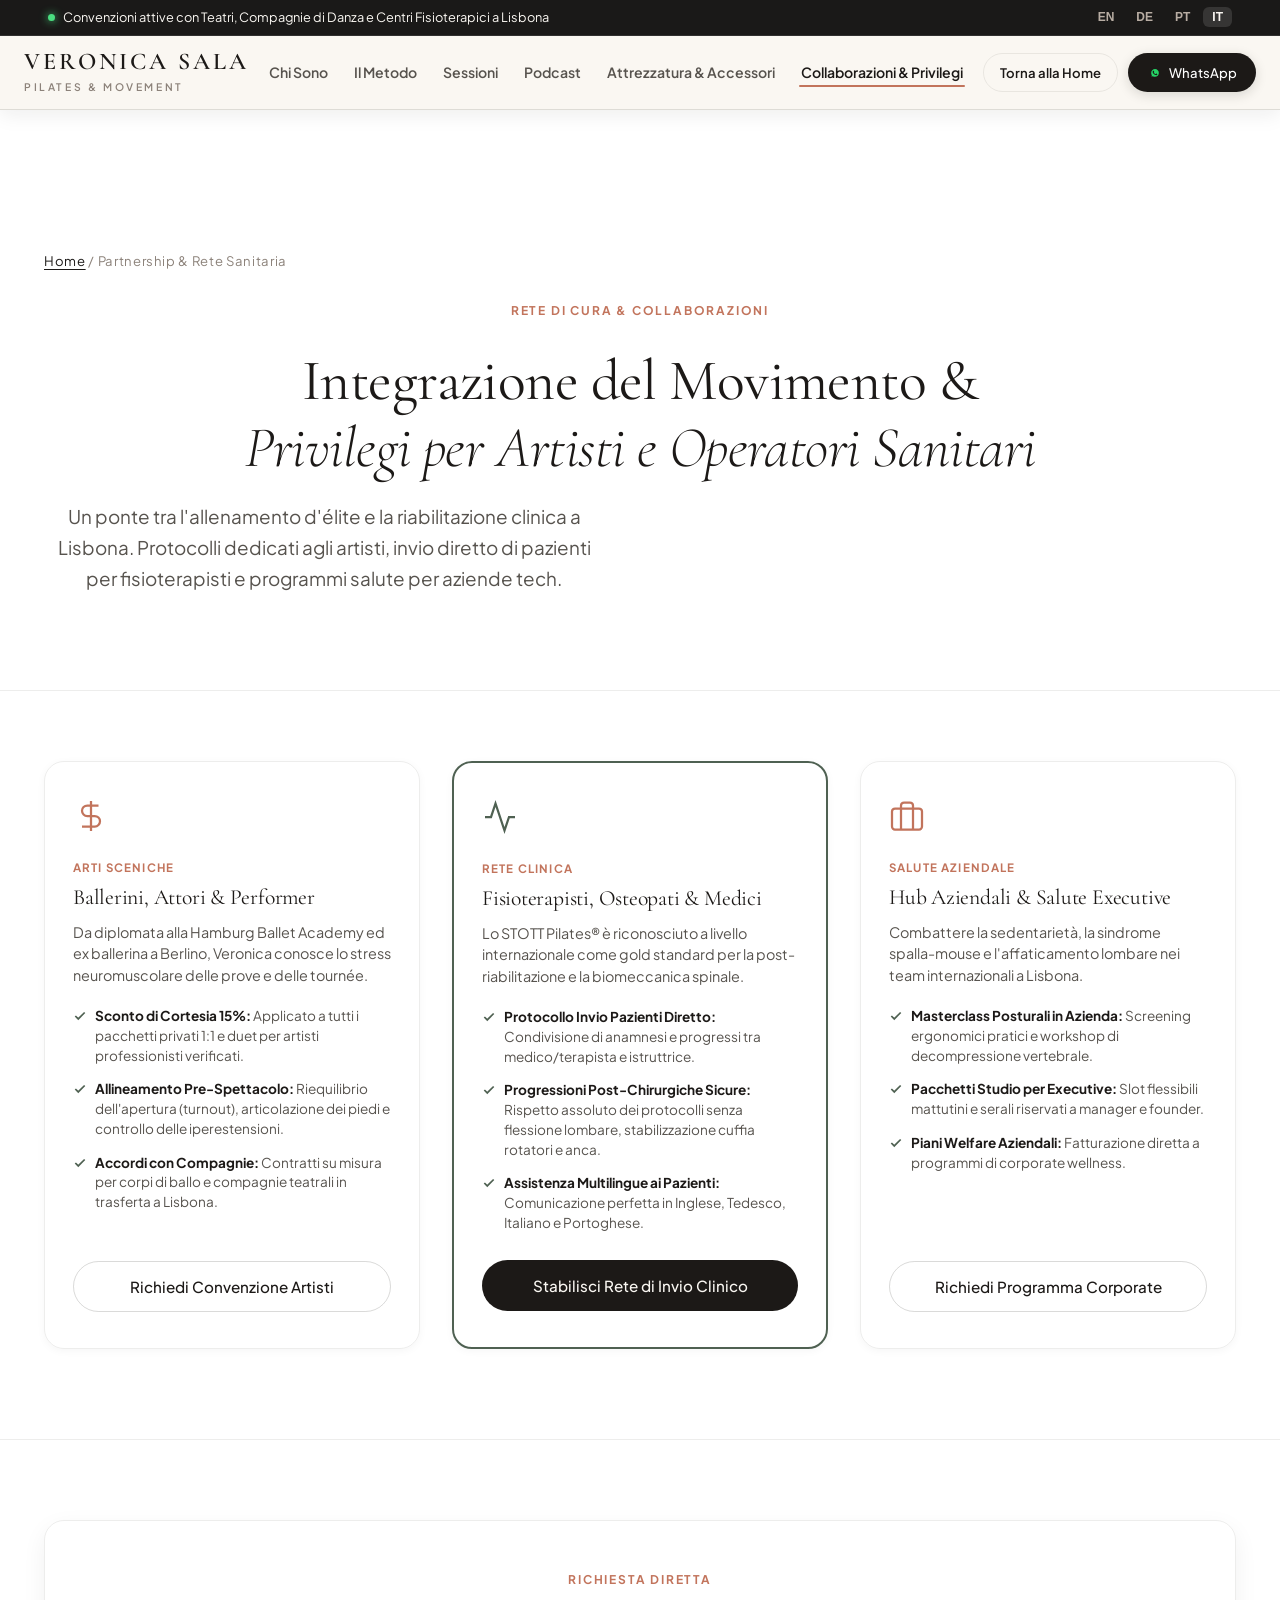
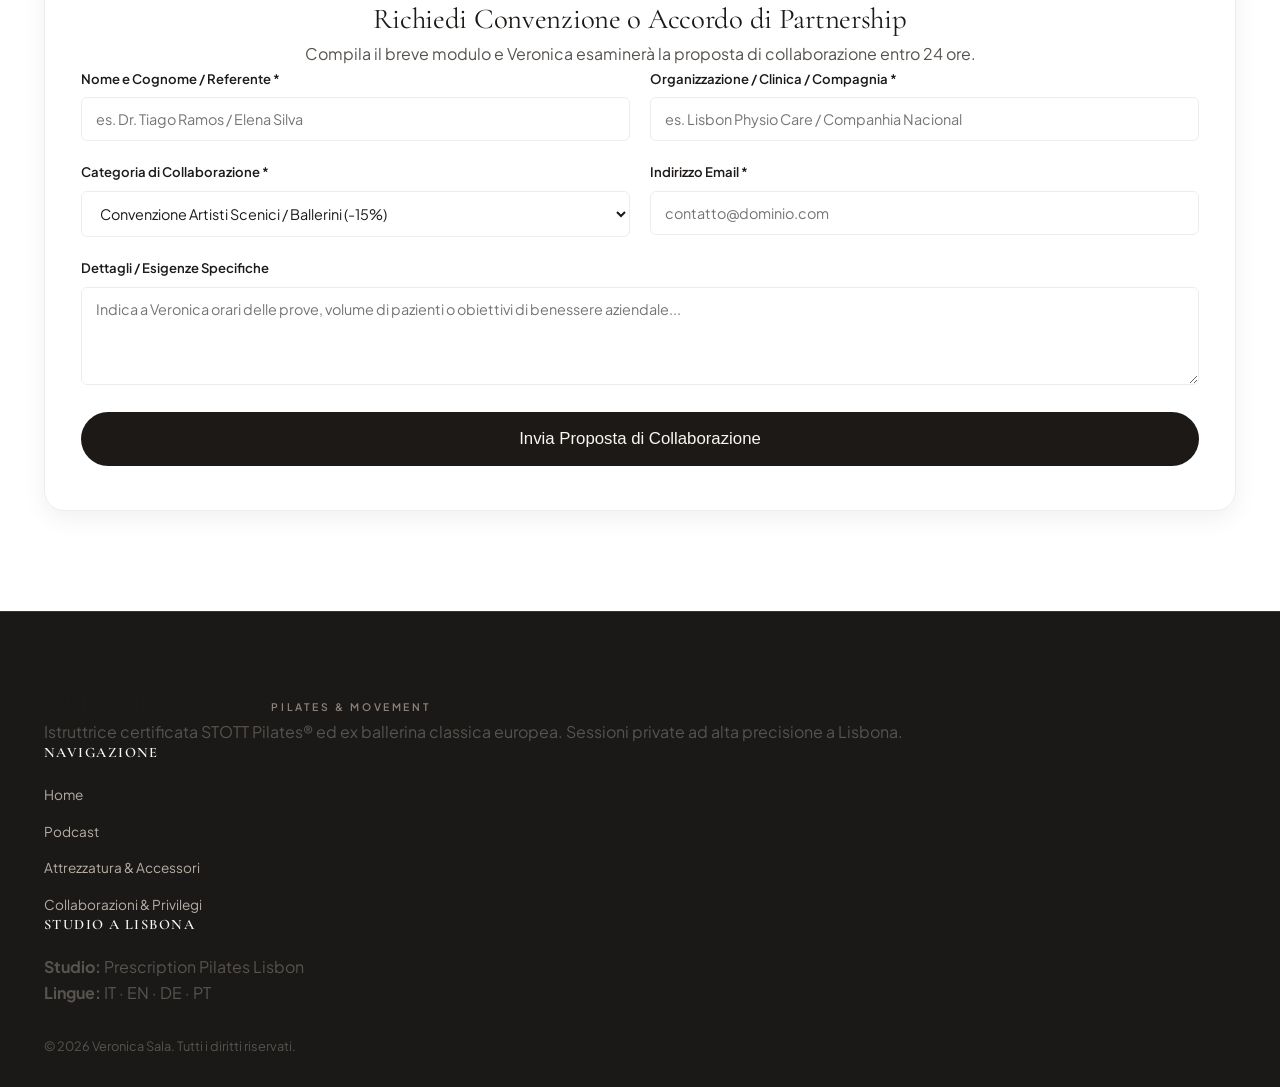
<file: collaborazioni.html>
<!DOCTYPE html>
<html lang="en">
<head>
  <meta charset="UTF-8">
  <meta name="viewport" content="width=device-width, initial-scale=1.0">
  <title>Partnerships, Clinical Referrals & Artistic Privileges | Veronica Sala — Lisbon</title>
  <meta name="description" content="Dedicated partnerships, dancer concessions, and medical referral networks with STOTT Pilates certified instructor Veronica Sala in Lisbon.">
  
  <link rel="preconnect" href="https://fonts.googleapis.com">
  <link rel="preconnect" href="https://fonts.gstatic.com" crossorigin>
  <link href="https://fonts.googleapis.com/css2?family=Cormorant+Garamond:ital,wght@0,300;0,400;0,600;1,400;1,600&family=Plus+Jakarta+Sans:wght@300;400;500;600;700&display=swap" rel="stylesheet">
  
  <link rel="stylesheet" href="style.css?v=15.0">

  <style id="fixedHeaderCoreStyles">
    html, body {
      margin: 0 !important;
      padding: 0 !important;
      width: 100% !important;
      max-width: 100% !important;
      box-sizing: border-box !important;
    }
    body, .subpage-body {
      padding-top: 110px !important;
    }
    .fixed-top-nav-root {
      position: fixed !important;
      top: 0 !important;
      left: 0 !important;
      right: 0 !important;
      width: 100% !important;
      z-index: 9999999 !important;
      box-shadow: 0 4px 20px rgba(28, 25, 23, 0.08) !important;
    }
    .announcement-bar {
      width: 100% !important;
      height: 36px !important;
      background-color: #1A1918 !important;
      display: flex !important;
      align-items: center !important;
      padding: 0 24px !important;
      box-sizing: border-box !important;
      border-bottom: 1px solid rgba(255, 255, 255, 0.1) !important;
    }
    .announcement-inner {
      display: flex !important;
      justify-content: space-between !important;
      align-items: center !important;
      width: 100% !important;
      max-width: 1240px !important;
      margin: 0 auto !important;
    }
    .site-header {
      width: 100% !important;
      height: 74px !important;
      background: rgba(250, 247, 242, 0.98) !important;
      backdrop-filter: blur(20px) !important;
      -webkit-backdrop-filter: blur(20px) !important;
      border-bottom: 1px solid rgba(28, 25, 23, 0.12) !important;
      display: flex !important;
      align-items: center !important;
      padding: 0 24px !important;
      box-sizing: border-box !important;
    }
    .site-header .container,
    .site-header .header-inner {
      display: flex !important;
      justify-content: space-between !important;
      align-items: center !important;
      width: 100% !important;
      max-width: 1240px !important;
      margin: 0 auto !important;
      padding: 0 !important;
    }
    @media (max-width: 768px) {
      body, .subpage-body {
        padding-top: 98px !important;
        padding-bottom: 74px !important;
      }
      .announcement-bar {
        height: 34px !important;
        padding: 0 12px !important;
      }
      .site-header {
        height: 64px !important;
        padding: 0 14px !important;
      }
      .main-nav {
        display: none !important;
      }
    }
  </style>

</head>
<body class="subpage-body">

  <div class="fixed-top-nav-root">
<!-- TOP BAR -->
  <aside class="announcement-bar">
    <div class="container announcement-inner">
      <div class="announcement-badge">
        <span class="pulse-dot"></span>
        <span data-i18n="collab_announcement">Convenzioni dedicate per Ballerini e Sanitari</span>
      </div>
      <div class="lang-switcher" aria-label="Language selector">
        <button class="lang-btn" data-lang="en">EN</button>
        <button class="lang-btn" data-lang="de">DE</button>
        <button class="lang-btn" data-lang="pt">PT</button>
        <button class="lang-btn" data-lang="it">IT</button>
      </div>
    </div>
  </aside>

  <!-- NAVIGATION -->
  <header class="site-header" id="header">
    <div class="container header-inner">
      <a href="index.html" class="brand-logo">
        <span class="logo-title">VERONICA SALA</span>
        <span class="logo-subtitle">PILATES & MOVEMENT</span>
      </a>

      <nav class="main-nav">
        <ul>
          <li><a href="index.html#about" data-i18n="nav_about">About</a></li>
          <li><a href="index.html#method" data-i18n="nav_method">The Method</a></li>
          <li><a href="index.html#sessions" data-i18n="nav_services">Sessions</a></li>
          <li><a href="podcast.html" data-i18n="nav_podcast">Podcast</a></li>
          <li><a href="shop.html" data-i18n="nav_shop">Gear & Essentials</a></li>
          <li><a href="collaborazioni.html" class="active" data-i18n="nav_collab">Partnerships</a></li>
        </ul>
      </nav>

      <div class="header-actions">
        <a href="index.html" class="btn btn-sm btn-outline back-home-nav-btn" data-i18n="btn_back_home">
          <svg width="14" height="14" viewBox="0 0 24 24" fill="none" stroke="currentColor" stroke-width="2" style="display:inline; vertical-align:middle; margin-right:4px;"><polyline points="15 18 9 12 15 6"/></svg>
          <span data-i18n="back_to_home">Torna alla Home</span>
        </a>
        <a href="https://wa.me/351912345678?text=Hello%20Veronica,%20I%20would%20like%20to%20inquire%20about%20a%20Pilates%20session%20in%20Lisbon." target="_blank" class="btn btn-sm btn-primary">
          <svg width="16" height="16" viewBox="0 0 24 24" fill="currentColor"><path d="M12.031 6.172c-3.181 0-5.767 2.586-5.768 5.766-.001 1.298.38 2.27 1.019 3.287l-.582 2.128 2.182-.573c.978.58 1.911.928 3.145.929 3.178 0 5.767-2.587 5.768-5.766 0-3.18-2.587-5.771-5.764-5.771zm3.392 8.244c-.144.405-.837.774-1.17.824-.299.045-.677.063-1.092-.069-.252-.08-.575-.187-.988-.365-1.739-.751-2.874-2.502-2.961-2.617-.087-.116-.708-.94-.708-1.793s.448-1.273.607-1.446c.159-.173.346-.217.462-.217l.332.007c.106.005.249-.04.39.299.144.347.491 1.199.534 1.286.043.087.072.188.014.303-.058.116-.087.188-.173.289l-.26.303c-.087.087-.179.182-.077.357.101.174.449.741.964 1.201.662.591 1.221.774 1.394.861.173.086.275.072.376-.043.101-.116.433-.506.549-.679.116-.173.231-.144.39-.086.159.058 1.011.477 1.184.563.173.087.289.13.332.202.043.073.043.419-.101.824z"/></svg>
          <span>WhatsApp</span>
        </a>
      </div>
    </div>
  </header>
  </div>

  <main>
    <!-- COLLABORATION HERO -->
    <section class="page-hero">
      <div class="container">
        <div class="hero-breadcrumb">
          <a href="index.html" data-i18n="crumb_home">Home</a> / <span data-i18n="crumb_collab">Partnerships & Clinical Referrals</span>
        </div>
        <div class="text-center max-w-750">
          <span class="section-tag" data-i18n="collab_hero_tag">CARE & COLLABORATION NETWORK</span>
          <h1 class="page-title">
            <span data-i18n="collab_hero_title_1">Movement Integration &</span><br>
            <span class="italic-serif" data-i18n="collab_hero_title_2">Artistic & Healthcare Privileges</span>
          </h1>
          <p class="hero-lead" data-i18n="collab_hero_lead">
            Bridging elite stage conditioning with clinical rehabilitation in Lisbon. Dedicated protocols for performing artists, direct medical referral bridges for physiotherapists, and executive corporate health agreements.
          </p>
        </div>
      </div>
    </section>

    <!-- 3 PILLARS OF COLLABORATION -->
    <section class="collab-pillars-section">
      <div class="container">
        <div class="pillars-grid">
          
          <!-- Pillar 1: Performing Artists & Dancers -->
          <div class="pillar-card">
            <div class="pillar-icon">
              <svg width="36" height="36" viewBox="0 0 24 24" fill="none" stroke="var(--accent-terra)" stroke-width="1.5"><path d="M12 2v20M17 5H9.5a3.5 3.5 0 0 0 0 7h5a3.5 3.5 0 0 1 0 7H6"/></svg>
            </div>
            <div class="pillar-badge" data-i18n="pil1_badge">Performing Arts</div>
            <h3 class="pillar-title" data-i18n="pil1_title">Dancers, Actors & Stage Performers</h3>
            <p class="pillar-lead" data-i18n="pil1_lead">As a graduate of Hamburg Ballet Academy and former Berlin dancer, Veronica understands the intense neurological and physical demands of touring and rehearsals.</p>
            
            <ul class="pillar-list">
              <li><svg width="14" height="14" viewBox="0 0 24 24" fill="none" stroke="var(--accent-sage-dark)" stroke-width="3"><polyline points="20 6 9 17 4 12"/></svg><span data-i18n="pil1_f1"><strong>15% Courtesy Concession:</strong> Applied to all private 1:1 and duet studio packages for verified artists.</span></li>
              <li><svg width="14" height="14" viewBox="0 0 24 24" fill="none" stroke="var(--accent-sage-dark)" stroke-width="3"><polyline points="20 6 9 17 4 12"/></svg><span data-i18n="pil1_f2"><strong>Pre-Show Alignment & Stamina:</strong> Acute turnout balancing, foot articulation, and hyperextension joint control.</span></li>
              <li><svg width="14" height="14" viewBox="0 0 24 24" fill="none" stroke="var(--accent-sage-dark)" stroke-width="3"><polyline points="20 6 9 17 4 12"/></svg><span data-i18n="pil1_f3"><strong>Company Agreements:</strong> Tailored contracts for Lisbon dance ensembles and visiting theatre productions.</span></li>
            </ul>

            <div class="pillar-cta">
              <a href="#inquiry-form" class="btn btn-outline btn-block" data-i18n="btn_apply_artist">Apply for Artist Privilege</a>
            </div>
          </div>

          <!-- Pillar 2: Medical, Physiotherapy & Osteopathy -->
          <div class="pillar-card highlighted-pillar">
            <div class="pillar-icon">
              <svg width="36" height="36" viewBox="0 0 24 24" fill="none" stroke="var(--accent-sage-dark)" stroke-width="1.5"><path d="M22 12h-4l-3 9L9 3l-3 9H2"/></svg>
            </div>
            <div class="pillar-badge" data-i18n="pil2_badge">Clinical Network</div>
            <h3 class="pillar-title" data-i18n="pil2_title">Physiotherapists, Osteopaths & MDs</h3>
            <p class="pillar-lead" data-i18n="pil2_lead">STOTT Pilates® is recognized worldwide as the gold standard for clinical post-rehabilitation and spinal biomechanics.</p>
            
            <ul class="pillar-list">
              <li><svg width="14" height="14" viewBox="0 0 24 24" fill="none" stroke="var(--accent-sage-dark)" stroke-width="3"><polyline points="20 6 9 17 4 12"/></svg><span data-i18n="pil2_f1"><strong>Direct Patient Referral Protocol:</strong> Shared anamnesis reports and progress logs between clinician and trainer.</span></li>
              <li><svg width="14" height="14" viewBox="0 0 24 24" fill="none" stroke="var(--accent-sage-dark)" stroke-width="3"><polyline points="20 6 9 17 4 12"/></svg><span data-i18n="pil2_f2"><strong>Post-Surgical Safe Progressions:</strong> Strict adherence to non-flexion lumbar protocols, shoulder cuff stability, and hip impingement management.</span></li>
              <li><svg width="14" height="14" viewBox="0 0 24 24" fill="none" stroke="var(--accent-sage-dark)" stroke-width="3"><polyline points="20 6 9 17 4 12"/></svg><span data-i18n="pil2_f3"><strong>Multilingual Patient Care:</strong> Flawless communication in English, German, Italian, and Portuguese.</span></li>
            </ul>

            <div class="pillar-cta">
              <a href="#inquiry-form" class="btn btn-primary btn-block" data-i18n="btn_apply_clinical">Establish Clinical Referral</a>
            </div>
          </div>

          <!-- Pillar 3: Corporate & Tech Hubs -->
          <div class="pillar-card">
            <div class="pillar-icon">
              <svg width="36" height="36" viewBox="0 0 24 24" fill="none" stroke="var(--accent-terra)" stroke-width="1.5"><rect x="2" y="7" width="20" height="14" rx="2" ry="2"/><path d="M16 21V5a2 2 0 0 0-2-2h-4a2 2 0 0 0-2 2v16"/></svg>
            </div>
            <div class="pillar-badge" data-i18n="pil3_badge">Executive Health</div>
            <h3 class="pillar-title" data-i18n="pil3_title">Corporate Hubs & Executive Health</h3>
            <p class="pillar-lead" data-i18n="pil3_lead">Combatting sedentary desk strain, mouse-shoulder syndrome, and chronic lumbar fatigue for international tech teams in Lisbon.</p>
            
            <ul class="pillar-list">
              <li><svg width="14" height="14" viewBox="0 0 24 24" fill="none" stroke="var(--accent-sage-dark)" stroke-width="3"><polyline points="20 6 9 17 4 12"/></svg><span data-i18n="pil3_f1"><strong>On-Site Posture Masterclasses:</strong> Practical ergonomic screenings and spinal decompression workshops.</span></li>
              <li><svg width="14" height="14" viewBox="0 0 24 24" fill="none" stroke="var(--accent-sage-dark)" stroke-width="3"><polyline points="20 6 9 17 4 12"/></svg><span data-i18n="pil3_f2"><strong>Executive Studio Packages:</strong> Flexible morning and evening private booking slots for founders and leadership teams.</span></li>
              <li><svg width="14" height="14" viewBox="0 0 24 24" fill="none" stroke="var(--accent-sage-dark)" stroke-width="3"><polyline points="20 6 9 17 4 12"/></svg><span data-i18n="pil3_f3"><strong>Custom Health Benefit Agreements:</strong> Invoiced directly to corporate wellness programs.</span></li>
            </ul>

            <div class="pillar-cta">
              <a href="#inquiry-form" class="btn btn-outline btn-block" data-i18n="btn_apply_corp">Inquire Corporate Program</a>
            </div>
          </div>

        </div>
      </div>
    </section>

    <!-- INQUIRY FORM SECTION -->
    <section class="partnership-form-section" id="inquiry-form">
      <div class="container max-w-750">
        <div class="form-card-luxury">
          <div class="text-center mb-30">
            <span class="section-tag" data-i18n="form_tag">DIRECT INQUIRY</span>
            <h2 class="form-title" data-i18n="form_title">Request Partnership or Privilege Concession</h2>
            <p class="form-lead" data-i18n="form_lead">Fill out the brief form below and Veronica will review your agreement proposal within 24 hours.</p>
          </div>

          <form id="collabForm" class="luxury-form">
            <div class="form-row">
              <div class="form-group">
                <label for="collabName" data-i18n="lbl_form_name">Full Name / Contact Person *</label>
                <input type="text" id="collabName" required placeholder="e.g. Dr. Tiago Ramos / Elena Silva" data-i18n-ph="ph_form_name">
              </div>
              <div class="form-group">
                <label for="collabOrg" data-i18n="lbl_form_org">Organization / Clinic / Ensemble *</label>
                <input type="text" id="collabOrg" required placeholder="e.g. Lisbon Physio Care / Companhia Nacional" data-i18n-ph="ph_form_org">
              </div>
            </div>

            <div class="form-row">
              <div class="form-group">
                <label for="collabType" data-i18n="lbl_form_type">Partnership Category *</label>
                <select id="collabType" required>
                  <option value="dancer" data-i18n="opt_type_dancer">Performing Artist / Dancer Privilege (-15%)</option>
                  <option value="medical" data-i18n="opt_type_medical">Physiotherapy / Osteopathy Clinical Referral</option>
                  <option value="corporate" data-i18n="opt_type_corp">Corporate Health & Executive Agreement</option>
                  <option value="other" data-i18n="opt_type_other">Other Collaboration / Media</option>
                </select>
              </div>
              <div class="form-group">
                <label for="collabEmail" data-i18n="lbl_form_email">Email Address *</label>
                <input type="email" id="collabEmail" required placeholder="contact@domain.com" data-i18n-ph="ph_form_email">
              </div>
            </div>

            <div class="form-group">
              <label for="collabMessage" data-i18n="lbl_form_msg">Details / Specific Needs</label>
              <textarea id="collabMessage" rows="4" placeholder="Tell Veronica about your rehearsal schedule, patient volume, or corporate wellness goals..." data-i18n-ph="ph_form_msg"></textarea>
            </div>

            <button type="submit" class="btn btn-primary btn-block btn-lg" data-i18n="btn_submit_proposal">Submit Partnership Proposal</button>
          </form>

          <div id="collabSuccess" class="form-success-box" style="display:none;">
            <svg width="32" height="32" viewBox="0 0 24 24" fill="none" stroke="var(--accent-sage-dark)" stroke-width="2"><path d="M22 11.08V12a10 10 0 1 1-5.93-9.14"/><polyline points="22 4 12 14.01 9 11.01"/></svg>
            <h4 data-i18n="succ_title">Proposal Received with Success</h4>
            <p data-i18n="succ_desc">Thank you. Veronica will review your collaboration details and reach out shortly via email or WhatsApp.</p>
          </div>
        </div>
      </div>
    </section>
  </main>

  <!-- FOOTER -->
  <footer class="site-footer">
    <div class="container">
      <div class="footer-top">
        <div class="footer-brand">
          <span class="logo-title">VERONICA SALA</span>
          <span class="logo-subtitle">PILATES & MOVEMENT</span>
          <p class="footer-bio" data-i18n="footer_bio">STOTT Pilates® Certified Instructor & Former European Classical Dancer. High-precision private instruction in Lisbon.</p>
        </div>
        <div class="footer-links">
          <h4 data-i18n="foot_title_nav">Navigation</h4>
          <ul>
            <li><a href="index.html" data-i18n="crumb_home">Home</a></li>
            <li><a href="podcast.html" data-i18n="nav_podcast">Podcast</a></li>
            <li><a href="shop.html" data-i18n="nav_shop">Gear & Essentials</a></li>
            <li><a href="collaborazioni.html" data-i18n="nav_collab">Partnerships & Privileges</a></li>
          </ul>
        </div>
        <div class="footer-links">
          <h4 data-i18n="foot_title_studio">Lisbon Studio</h4>
          <p class="footer-contact-item"><strong data-i18n="foot_studio_lbl">Studio:</strong> Prescription Pilates Lisbon</p>
          <p class="footer-contact-item"><strong data-i18n="foot_langs_lbl">Languages:</strong> IT · EN · DE · PT</p>
        </div>
      </div>
      <div class="footer-bottom">
        <p data-i18n="footer_copy">© 2026 Veronica Sala. All rights reserved.</p>
      </div>
    </div>
  </footer>

  <script src="app.js?v=15.0"></script>
  <script>
    document.addEventListener('DOMContentLoaded', () => {
      const form = document.getElementById('collabForm');
      const success = document.getElementById('collabSuccess');
      if (form && success) {
        form.addEventListener('submit', (e) => {
          e.preventDefault();
          form.style.display = 'none';
          success.style.display = 'block';
        });
      }
    });
  </script>

  <!-- MOBILE FLOATING ACTION BAR -->
  <nav class="mobile-bottom-bar" aria-label="Mobile Navigation">
    <a href="index.html" class="mobile-bar-btn" title="Home">
      <svg viewBox="0 0 24 24" fill="none" stroke="currentColor"><path d="M3 9l9-7 9 7v11a2 2 0 0 1-2 2H5a2 2 0 0 1-2-2z"/><polyline points="9 22 9 12 15 12 15 22"/></svg>
      <span data-i18n="mob_home">Home</span>
    </a>
    <a href="index.html#booking-funnel" class="mobile-bar-btn btn-highlight" title="Book Session">
      <svg viewBox="0 0 24 24" fill="none" stroke="currentColor"><rect x="3" y="4" width="18" height="18" rx="2" ry="2"/><line x1="16" y1="2" x2="16" y2="6"/><line x1="8" y1="2" x2="8" y2="6"/><line x1="3" y1="10" x2="21" y2="10"/></svg>
      <span data-i18n="mob_book">Prenota</span>
    </a>
    <a href="https://wa.me/351912345678?text=Hello%20Veronica,%20I%20would%20like%20to%20inquire%20about%20a%20Pilates%20session%20in%20Lisbon." target="_blank" class="mobile-bar-btn" title="WhatsApp">
      <svg viewBox="0 0 24 24" fill="none" stroke="currentColor"><path d="M21 11.5a8.38 8.38 0 0 1-.9 3.8 8.5 8.5 0 0 1-7.6 4.7 8.38 8.38 0 0 1-3.8-.9L3 21l1.9-5.7a8.38 8.38 0 0 1-.9-3.8 8.5 8.5 0 0 1 4.7-7.6 8.38 8.38 0 0 1 3.8-.9h.5a8.48 8.48 0 0 1 8 8v.5z"/></svg>
      <span>WhatsApp</span>
    </a>
    <a href="podcast.html" class="mobile-bar-btn" title="Podcast">
      <svg viewBox="0 0 24 24" fill="none" stroke="currentColor"><path d="M12 2a3 3 0 0 0-3 3v7a3 3 0 0 0 6 0V5a3 3 0 0 0-3-3z"/><path d="M19 10v2a7 7 0 0 1-14 0v-2"/><line x1="12" y1="19" x2="12" y2="22"/></svg>
      <span data-i18n="mob_pod">Podcast</span>
    </a>
    <a href="shop.html" class="mobile-bar-btn" title="Shop">
      <svg viewBox="0 0 24 24" fill="none" stroke="currentColor"><path d="M6 2L3 6v14a2 2 0 0 0 2 2h14a2 2 0 0 0 2-2V6l-3-4z"/><line x1="3" y1="6" x2="21" y2="6"/><path d="M16 10a4 4 0 0 1-8 0"/></svg>
      <span data-i18n="mob_shop">Shop</span>
    </a>
  </nav>

</body>
</html>
</file>
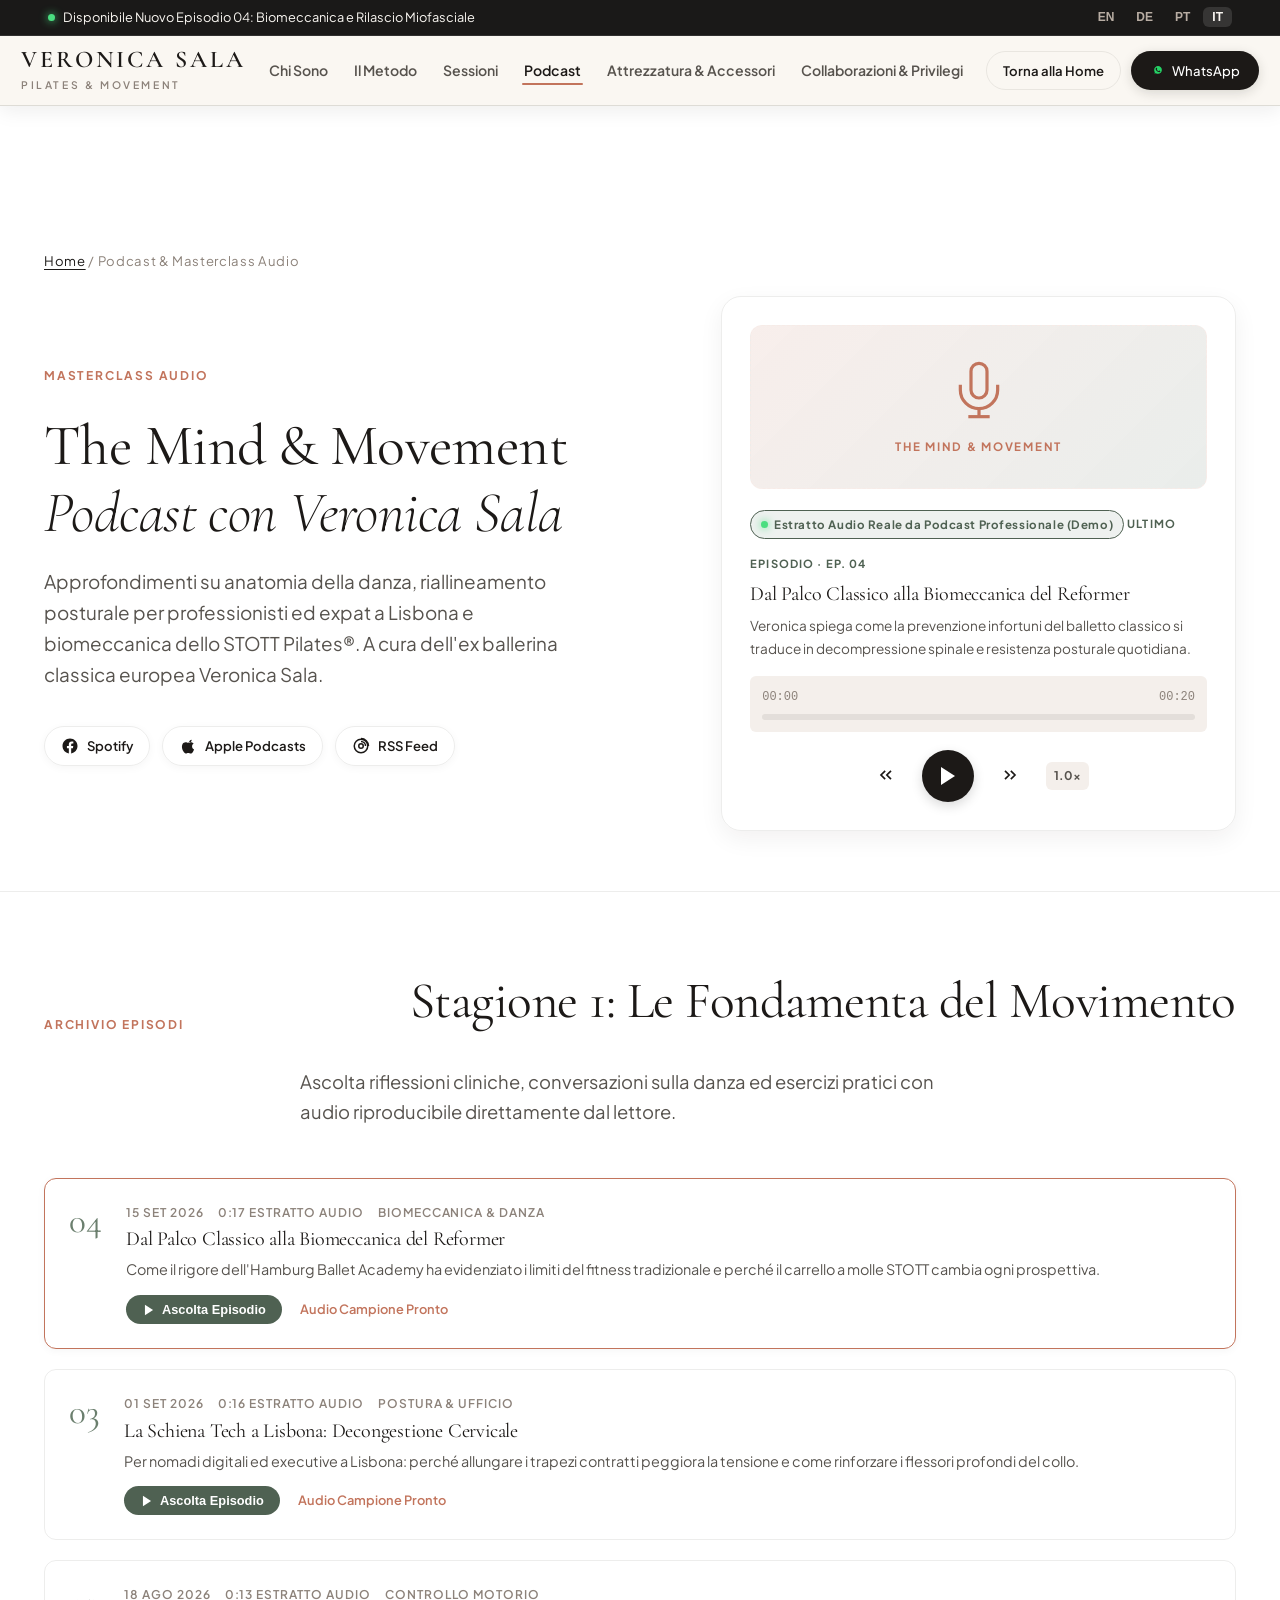
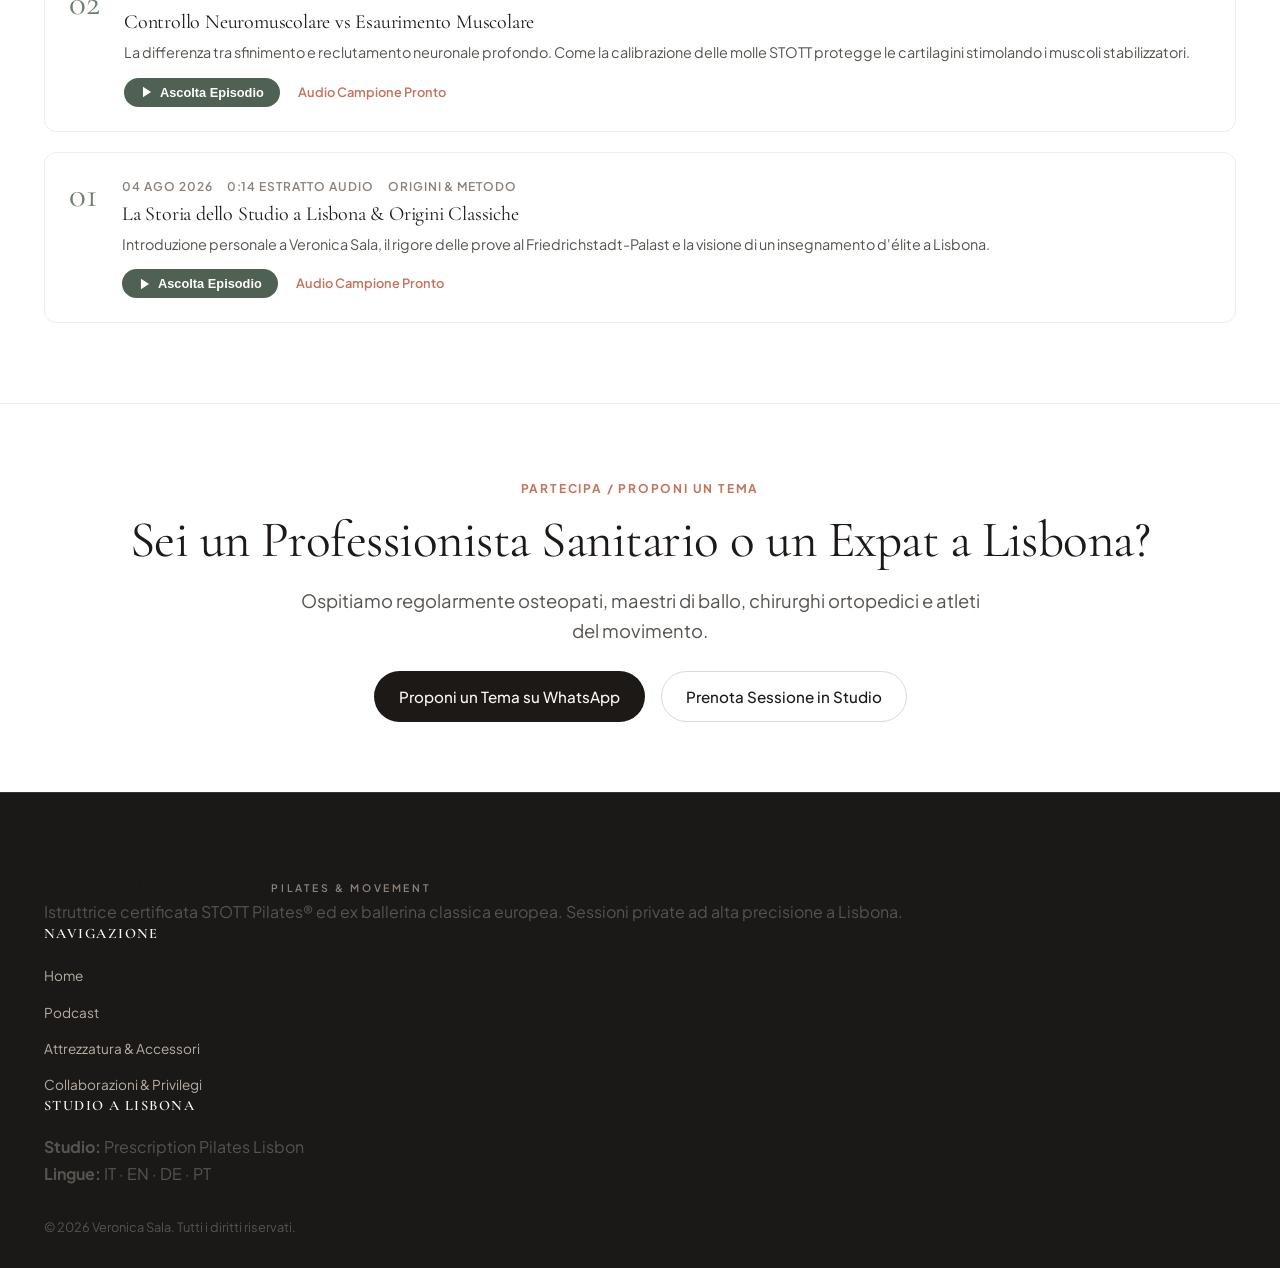
<file: podcast.html>
<!DOCTYPE html>
<html lang="en">
<head>
  <meta charset="UTF-8">
  <meta name="viewport" content="width=device-width, initial-scale=1.0">
  <title>The Mind & Movement Podcast | Veronica Sala — Lisbon</title>
  <meta name="description" content="Conversations on dance physiology, overcoming desk posture in Lisbon, and the biomechanics of STOTT Pilates with former professional dancer Veronica Sala.">
  
  <link rel="preconnect" href="https://fonts.googleapis.com">
  <link rel="preconnect" href="https://fonts.gstatic.com" crossorigin>
  <link href="https://fonts.googleapis.com/css2?family=Cormorant+Garamond:ital,wght@0,300;0,400;0,600;1,400;1,600&family=Plus+Jakarta+Sans:wght@300;400;500;600;700&display=swap" rel="stylesheet">
  
  <link rel="stylesheet" href="style.css?v=15.0">

  <style id="fixedHeaderCoreStyles">
    html, body {
      margin: 0 !important;
      padding: 0 !important;
      width: 100% !important;
      max-width: 100% !important;
      box-sizing: border-box !important;
    }
    body, .subpage-body {
      padding-top: 110px !important;
    }
    .fixed-top-nav-root {
      position: fixed !important;
      top: 0 !important;
      left: 0 !important;
      right: 0 !important;
      width: 100% !important;
      z-index: 9999999 !important;
      box-shadow: 0 4px 20px rgba(28, 25, 23, 0.08) !important;
    }
    .announcement-bar {
      width: 100% !important;
      height: 36px !important;
      background-color: #1A1918 !important;
      display: flex !important;
      align-items: center !important;
      padding: 0 24px !important;
      box-sizing: border-box !important;
      border-bottom: 1px solid rgba(255, 255, 255, 0.1) !important;
    }
    .announcement-inner {
      display: flex !important;
      justify-content: space-between !important;
      align-items: center !important;
      width: 100% !important;
      max-width: 1240px !important;
      margin: 0 auto !important;
    }
    .site-header {
      width: 100% !important;
      height: 74px !important;
      background: rgba(250, 247, 242, 0.98) !important;
      backdrop-filter: blur(20px) !important;
      -webkit-backdrop-filter: blur(20px) !important;
      border-bottom: 1px solid rgba(28, 25, 23, 0.12) !important;
      display: flex !important;
      align-items: center !important;
      padding: 0 24px !important;
      box-sizing: border-box !important;
    }
    .site-header .container,
    .site-header .header-inner {
      display: flex !important;
      justify-content: space-between !important;
      align-items: center !important;
      width: 100% !important;
      max-width: 1240px !important;
      margin: 0 auto !important;
      padding: 0 !important;
    }
    @media (max-width: 768px) {
      body, .subpage-body {
        padding-top: 98px !important;
        padding-bottom: 74px !important;
      }
      .announcement-bar {
        height: 34px !important;
        padding: 0 12px !important;
      }
      .site-header {
        height: 64px !important;
        padding: 0 14px !important;
      }
      .main-nav {
        display: none !important;
      }
    }
  </style>

</head>
<body class="subpage-body">

  <div class="fixed-top-nav-root">
<!-- TOP BAR -->
  <aside class="announcement-bar">
    <div class="container announcement-inner">
      <div class="announcement-badge">
        <span class="pulse-dot"></span>
        <span data-i18n="pod_announcement">Nuovo Ep. 04: Biomeccanica Reformer disponibile</span>
      </div>
      <div class="lang-switcher" aria-label="Language selector">
        <button class="lang-btn" data-lang="en">EN</button>
        <button class="lang-btn" data-lang="de">DE</button>
        <button class="lang-btn" data-lang="pt">PT</button>
        <button class="lang-btn" data-lang="it">IT</button>
      </div>
    </div>
  </aside>

  <!-- NAVIGATION -->
  <header class="site-header" id="header">
    <div class="container header-inner">
      <a href="index.html" class="brand-logo">
        <span class="logo-title">VERONICA SALA</span>
        <span class="logo-subtitle">PILATES & MOVEMENT</span>
      </a>

      <nav class="main-nav">
        <ul>
          <li><a href="index.html#about" data-i18n="nav_about">About</a></li>
          <li><a href="index.html#method" data-i18n="nav_method">The Method</a></li>
          <li><a href="index.html#sessions" data-i18n="nav_services">Sessions</a></li>
          <li><a href="podcast.html" class="active" data-i18n="nav_podcast">Podcast</a></li>
          <li><a href="shop.html" data-i18n="nav_shop">Gear & Essentials</a></li>
          <li><a href="collaborazioni.html" data-i18n="nav_collab">Partnerships</a></li>
        </ul>
      </nav>

      <div class="header-actions">
        <a href="index.html" class="btn btn-sm btn-outline back-home-nav-btn" data-i18n="btn_back_home">
          <svg width="14" height="14" viewBox="0 0 24 24" fill="none" stroke="currentColor" stroke-width="2" style="display:inline; vertical-align:middle; margin-right:4px;"><polyline points="15 18 9 12 15 6"/></svg>
          <span data-i18n="back_to_home">Torna alla Home</span>
        </a>
        <a href="https://wa.me/351912345678?text=Hello%20Veronica,%20I%20would%20like%20to%20inquire%20about%20a%20Pilates%20session%20in%20Lisbon." target="_blank" class="btn btn-sm btn-primary">
          <svg width="16" height="16" viewBox="0 0 24 24" fill="currentColor"><path d="M12.031 6.172c-3.181 0-5.767 2.586-5.768 5.766-.001 1.298.38 2.27 1.019 3.287l-.582 2.128 2.182-.573c.978.58 1.911.928 3.145.929 3.178 0 5.767-2.587 5.768-5.766 0-3.18-2.587-5.771-5.764-5.771zm3.392 8.244c-.144.405-.837.774-1.17.824-.299.045-.677.063-1.092-.069-.252-.08-.575-.187-.988-.365-1.739-.751-2.874-2.502-2.961-2.617-.087-.116-.708-.94-.708-1.793s.448-1.273.607-1.446c.159-.173.346-.217.462-.217l.332.007c.106.005.249-.04.39.299.144.347.491 1.199.534 1.286.043.087.072.188.014.303-.058.116-.087.188-.173.289l-.26.303c-.087.087-.179.182-.077.357.101.174.449.741.964 1.201.662.591 1.221.774 1.394.861.173.086.275.072.376-.043.101-.116.433-.506.549-.679.116-.173.231-.144.39-.086.159.058 1.011.477 1.184.563.173.087.289.13.332.202.043.073.043.419-.101.824z"/></svg>
          <span>WhatsApp</span>
        </a>
      </div>
    </div>
  </header>
  </div>

  <main>
    <!-- PODCAST HERO -->
    <section class="page-hero">
      <div class="container">
        <div class="hero-breadcrumb">
          <a href="index.html" data-i18n="crumb_home">Home</a> / <span data-i18n="crumb_podcast">Podcast & Audio Masterclasses</span>
        </div>
        <div class="page-hero-grid">
          <div class="page-hero-text">
            <span class="section-tag" data-i18n="pod_hero_tag">AUDIO MASTERCLASSES</span>
            <h1 class="page-title">
              <span data-i18n="pod_hero_title_1">The Mind & Movement</span><br>
              <span class="italic-serif" data-i18n="pod_hero_title_2">Podcast with Veronica Sala</span>
            </h1>
            <p class="hero-lead" data-i18n="pod_hero_lead">
              Deep dives into dance anatomy, spinal restoration for Lisbon professionals, and the scientific principles behind STOTT Pilates®. Hosted by former European classical dancer Veronica Sala.
            </p>
            <div class="podcast-badges-row">
              <span class="badge-pod"><svg width="18" height="18" viewBox="0 0 24 24" fill="currentColor"><path d="M12 2C6.477 2 2 6.477 2 12c0 4.991 3.657 9.128 8.438 9.879V14.89h-2.54V12h2.54V9.797c0-2.506 1.492-3.89 3.777-3.89 1.094 0 2.238.195 2.238.195v2.46h-1.26c-1.243 0-1.63.771-1.63 1.562V12h2.773l-.443 2.89h-2.33v6.989C18.343 21.129 22 16.99 22 12c0-5.523-4.477-10-10-10z"/></svg> Spotify</span>
              <span class="badge-pod"><svg width="18" height="18" viewBox="0 0 24 24" fill="currentColor"><path d="M18.71 19.5c-.83 1.24-1.71 2.45-3.05 2.47-1.34.03-1.77-.79-3.29-.79-1.53 0-2 .77-3.27.82-1.31.05-2.3-1.32-3.14-2.53C4.25 17 2.94 12.45 4.7 9.39c.87-1.52 2.43-2.48 4.12-2.51 1.28-.02 2.5.87 3.29.87.78 0 2.26-1.07 3.81-.91.65.03 2.47.26 3.64 1.98-.09.06-2.17 1.28-2.15 3.81.03 3.02 2.65 4.03 2.68 4.04-.03.07-.42 1.44-1.38 2.83M15.97 6.38c.62-.75 1.04-1.8 0.93-2.85-.9.04-1.99.6-2.63 1.35-.57.65-1.07 1.72-0.94 2.74 1 .08 2.02-.49 2.64-1.24z"/></svg> Apple Podcasts</span>
              <span class="badge-pod"><svg width="18" height="18" viewBox="0 0 24 24" fill="none" stroke="currentColor" stroke-width="2"><circle cx="12" cy="12" r="9"/><circle cx="12" cy="12" r="3"/><path d="M12 2a10 10 0 0 1 10 10"/><path d="M12 6a6 6 0 0 1 6 6"/></svg> RSS Feed</span>
            </div>
          </div>

          <!-- FEATURED PLAYER CARD -->
          <div class="featured-player-card">
            <div class="player-cover">
              <div class="cover-art">
                <svg width="64" height="64" viewBox="0 0 24 24" fill="none" stroke="var(--accent-terra)" stroke-width="1.2"><path d="M12 2a3 3 0 0 0-3 3v7a3 3 0 0 0 6 0V5a3 3 0 0 0-3-3z"/><path d="M19 10v2a7 7 0 0 1-14 0v-2"/><line x1="12" y1="19" x2="12" y2="22"/><line x1="8" y1="22" x2="16" y2="22"/></svg>
                <span class="cover-label">THE MIND & MOVEMENT</span>
              </div>
            </div>
            <div class="player-controls-area">
              <div class="audio-ambient-flag"><span class="pulse-dot"></span> <span data-i18n="audio_ambient_flag">Studio Ambient Preview</span></div>
              <span class="ep-tag" data-i18n="latest_ep_tag">LATEST EPISODE · EP. 04</span>
              <h3 class="current-track-title" id="currentTrackTitle" data-i18n="ep4_title">From Classical Stage to Reformer Biomechanics</h3>
              <p class="current-track-desc" id="currentTrackDesc" data-i18n="ep4_desc">Veronica breaks down how ballet injury prevention translates into everyday spinal decompression and postural stamina.</p>
              
              <!-- Hidden HTML5 Audio Element -->
              <audio id="realPodcastAudio" src="audio/real_broadcast_ep04.mp3?v=4.0" preload="metadata"></audio>

              <div class="interactive-audio-bar">
                <div class="audio-time-row">
                  <span id="currentTimeDisplay">00:00</span>
                  <span id="totalDurationDisplay">00:17</span>
                </div>
                <div class="audio-progress-track" id="audioProgressTrack">
                  <div class="audio-progress-fill" id="audioProgressFill" style="width: 0%;"></div>
                </div>
              </div>

              <div class="player-buttons-row">
                <button class="player-btn-sub" id="btnRewind" title="Rewind 5s">
                  <svg width="20" height="20" viewBox="0 0 24 24" fill="none" stroke="currentColor" stroke-width="2"><path d="M11 17l-5-5 5-5M18 17l-5-5 5-5"/></svg>
                </button>
                <button class="player-btn-main" id="btnPlayMaster" aria-label="Play/Pause">
                  <svg id="playIcon" width="24" height="24" viewBox="0 0 24 24" fill="currentColor"><polygon points="5 3 19 12 5 21 5 3"/></svg>
                </button>
                <button class="player-btn-sub" id="btnForward" title="Forward 5s">
                  <svg width="20" height="20" viewBox="0 0 24 24" fill="none" stroke="currentColor" stroke-width="2"><path d="M13 17l5-5-5-5M6 17l5-5-5-5"/></svg>
                </button>
                <div class="player-speed-badge" id="speedBadge" style="cursor:pointer;" title="Change Playback Speed">1.0x</div>
              </div>
            </div>
          </div>
        </div>
      </div>
    </section>

    <!-- EPISODES LIST SECTION -->
    <section class="episodes-section">
      <div class="container">
        <div class="section-header">
          <span class="section-tag" data-i18n="ep_archive_tag">EPISODE ARCHIVE</span>
          <h2 class="section-title" data-i18n="ep_archive_title">Season 1: Foundations of Movement</h2>
          <p class="section-subtitle" data-i18n="ep_archive_sub">Listen to streamable discussions, clinical movement insights, and practical drills you can apply immediately.</p>
        </div>

        <div class="episodes-grid">
          <!-- Episode 04 -->
          <article class="episode-card active-ep" data-file="audio/real_broadcast_ep04.mp3?v=4.0" data-i18n-track="ep4_title" data-i18n-desc="ep4_desc">
            <div class="ep-num">04</div>
            <div class="ep-content">
              <div class="ep-meta">
                <span class="ep-date" data-i18n="ep4_date">Sep 15, 2026</span>
                <span class="ep-length" data-i18n="ep4_length">0:17 AUDIO CLIP</span>
                <span class="ep-category" data-i18n="ep4_category">Biomechanics & Dance</span>
              </div>
              <h3 class="ep-title" data-i18n="ep4_title">From Classical Stage to Reformer Biomechanics</h3>
              <p class="ep-summary" data-i18n="ep4_summary">How strict stage training at Hamburg Ballet Academy revealed the missing links in traditional fitness, and why the STOTT carriage changes everything.</p>
              <div class="ep-actions">
                <button class="btn-play-inline play-this-ep">
                  <svg width="14" height="14" viewBox="0 0 24 24" fill="currentColor"><polygon points="5 3 19 12 5 21 5 3"/></svg>
                  <span data-i18n="btn_play_ep">Play Episode</span>
                </button>
                <span class="ep-link-text" data-i18n="notes_ready">Audio Sample Ready</span>
              </div>
            </div>
          </article>

          <!-- Episode 03 -->
          <article class="episode-card" data-file="audio/real_broadcast_ep03.mp3?v=4.0" data-i18n-track="ep3_title" data-i18n-desc="ep3_desc">
            <div class="ep-num">03</div>
            <div class="ep-content">
              <div class="ep-meta">
                <span class="ep-date" data-i18n="ep3_date">Sep 01, 2026</span>
                <span class="ep-length" data-i18n="ep3_length">0:16 AUDIO CLIP</span>
                <span class="ep-category" data-i18n="ep3_category">Postural Rehab</span>
              </div>
              <h3 class="ep-title" data-i18n="ep3_title">The Lisbon Tech Spine: Deconstructing Forward Head Posture</h3>
              <p class="ep-summary" data-i18n="ep3_summary">For expats and remote executives in Lisbon: why stretching your tight traps makes neck tension worse, and how deep cervical flexor activation solves the root cause.</p>
              <div class="ep-actions">
                <button class="btn-play-inline play-this-ep">
                  <svg width="14" height="14" viewBox="0 0 24 24" fill="currentColor"><polygon points="5 3 19 12 5 21 5 3"/></svg>
                  <span data-i18n="btn_play_ep">Play Episode</span>
                </button>
                <span class="ep-link-text" data-i18n="notes_ready">Audio Sample Ready</span>
              </div>
            </div>
          </article>

          <!-- Episode 02 -->
          <article class="episode-card" data-file="audio/real_broadcast_ep02.mp3?v=4.0" data-i18n-track="ep2_title" data-i18n-desc="ep2_desc">
            <div class="ep-num">02</div>
            <div class="ep-content">
              <div class="ep-meta">
                <span class="ep-date" data-i18n="ep2_date">Aug 18, 2026</span>
                <span class="ep-length" data-i18n="ep2_length">0:13 AUDIO CLIP</span>
                <span class="ep-category" data-i18n="ep2_category">Motor Control</span>
              </div>
              <h3 class="ep-title" data-i18n="ep2_title">Neuromuscular Control vs. Brute Muscle Fatigue</h3>
              <p class="ep-summary" data-i18n="ep2_summary">Understanding the difference between exhaustion and neurological recruitment. Why Stott spring tensions stimulate deep stabilizer firing without taxing damaged cartilage.</p>
              <div class="ep-actions">
                <button class="btn-play-inline play-this-ep">
                  <svg width="14" height="14" viewBox="0 0 24 24" fill="currentColor"><polygon points="5 3 19 12 5 21 5 3"/></svg>
                  <span data-i18n="btn_play_ep">Play Episode</span>
                </button>
                <span class="ep-link-text" data-i18n="notes_ready">Audio Sample Ready</span>
              </div>
            </div>
          </article>

          <!-- Episode 01 -->
          <article class="episode-card" data-file="audio/real_broadcast_ep01.mp3?v=4.0" data-i18n-track="ep1_title" data-i18n-desc="ep1_desc">
            <div class="ep-num">01</div>
            <div class="ep-content">
              <div class="ep-meta">
                <span class="ep-date" data-i18n="ep1_date">Aug 04, 2026</span>
                <span class="ep-length" data-i18n="ep1_length">0:14 AUDIO CLIP</span>
                <span class="ep-category" data-i18n="ep1_category">Origins</span>
              </div>
              <h3 class="ep-title" data-i18n="ep1_title">The Lisbon Studio Story & Classical Origins</h3>
              <p class="ep-summary" data-i18n="ep1_summary">A personal introduction to Veronica Sala, the training rigor at Berlin Friedrichstadt-Palast, and the vision for bespoke private instruction at Prescription Pilates.</p>
              <div class="ep-actions">
                <button class="btn-play-inline play-this-ep">
                  <svg width="14" height="14" viewBox="0 0 24 24" fill="currentColor"><polygon points="5 3 19 12 5 21 5 3"/></svg>
                  <span data-i18n="btn_play_ep">Play Episode</span>
                </button>
                <span class="ep-link-text" data-i18n="notes_ready">Audio Sample Ready</span>
              </div>
            </div>
          </article>
        </div>
      </div>
    </section>

    <!-- NEWSLETTER / GUEST SUGGESTION -->
    <section class="podcast-cta-section">
      <div class="container text-center">
        <span class="section-tag" data-i18n="pod_suggest_tag">BE A GUEST / PROPOSE A TOPIC</span>
        <h2 class="section-title" data-i18n="pod_suggest_title">Are you a Movement Specialist or Expat in Lisbon?</h2>
        <p class="section-subtitle" data-i18n="pod_suggest_sub">We regularly host osteopaths, dance masters, orthopedic surgeons, and movement athletes.</p>
        <div class="cta-btns-inline">
          <a href="https://wa.me/351912345678?text=Hello%20Veronica,%20I%20would%20like%20to%20suggest%20a%20topic%20or%20guest%20for%20The%20Mind%20%26%20Movement%20Podcast." target="_blank" class="btn btn-primary" data-i18n="btn_propose_wa">Propose a Topic via WhatsApp</a>
          <a href="index.html#booking-funnel" class="btn btn-outline" data-i18n="btn_book_studio">Book Private Studio Session</a>
        </div>
      </div>
    </section>
  </main>

  <!-- FOOTER -->
  <footer class="site-footer">
    <div class="container">
      <div class="footer-top">
        <div class="footer-brand">
          <span class="logo-title">VERONICA SALA</span>
          <span class="logo-subtitle">PILATES & MOVEMENT</span>
          <p class="footer-bio" data-i18n="footer_bio">STOTT Pilates® Certified Instructor & Former European Classical Dancer. High-precision private instruction in Lisbon.</p>
        </div>
        <div class="footer-links">
          <h4 data-i18n="foot_title_nav">Navigation</h4>
          <ul>
            <li><a href="index.html" data-i18n="crumb_home">Home</a></li>
            <li><a href="podcast.html" data-i18n="nav_podcast">Podcast</a></li>
            <li><a href="shop.html" data-i18n="nav_shop">Gear & Essentials</a></li>
            <li><a href="collaborazioni.html" data-i18n="nav_collab">Partnerships & Privileges</a></li>
          </ul>
        </div>
        <div class="footer-links">
          <h4 data-i18n="foot_title_studio">Lisbon Studio</h4>
          <p class="footer-contact-item"><strong data-i18n="foot_studio_lbl">Studio:</strong> Prescription Pilates Lisbon</p>
          <p class="footer-contact-item"><strong data-i18n="foot_langs_lbl">Languages:</strong> IT · EN · DE · PT</p>
        </div>
      </div>
      <div class="footer-bottom">
        <p data-i18n="footer_copy">© 2026 Veronica Sala. All rights reserved.</p>
      </div>
    </div>
  </footer>

  <script src="app.js?v=15.0"></script>
  <script>
    // Real Audio Player Controller
    document.addEventListener('DOMContentLoaded', () => {
      const audio = document.getElementById('realPodcastAudio');
      const playBtn = document.getElementById('btnPlayMaster');
      const playIcon = document.getElementById('playIcon');
      const progressFill = document.getElementById('audioProgressFill');
      const progressTrack = document.getElementById('audioProgressTrack');
      const currentTimeDisp = document.getElementById('currentTimeDisplay');
      const totalDurationDisp = document.getElementById('totalDurationDisplay');
      const trackTitle = document.getElementById('currentTrackTitle');
      const trackDesc = document.getElementById('currentTrackDesc');
      const rewindBtn = document.getElementById('btnRewind');
      const fwdBtn = document.getElementById('btnForward');
      const speedBadge = document.getElementById('speedBadge');

      function formatTime(s) {
        const mins = Math.floor(s / 60);
        const secs = Math.floor(s % 60);
        return String(mins).padStart(2, '0') + ':' + String(secs).padStart(2, '0');
      }

      function updatePlayIcon(isPlaying) {
        if (isPlaying) {
          playIcon.innerHTML = '<rect x="6" y="4" width="4" height="16"/><rect x="14" y="4" width="4" height="16"/>';
        } else {
          playIcon.innerHTML = '<polygon points="5 3 19 12 5 21 5 3"/>';
        }
      }

      if (playBtn && audio) {
        playBtn.addEventListener('click', () => {
          if (audio.paused) {
            audio.play().catch(e => console.log('Audio autoplay prevented:', e));
          } else {
            audio.pause();
          }
        });

        audio.addEventListener('play', () => updatePlayIcon(true));
        audio.addEventListener('pause', () => updatePlayIcon(false));
        audio.addEventListener('ended', () => {
          updatePlayIcon(false);
          progressFill.style.width = '0%';
          currentTimeDisp.textContent = '00:00';
        });

        audio.addEventListener('timeupdate', () => {
          if (audio.duration) {
            const pct = (audio.currentTime / audio.duration) * 100;
            progressFill.style.width = pct + '%';
            currentTimeDisp.textContent = formatTime(audio.currentTime);
          }
        });

        audio.addEventListener('loadedmetadata', () => {
          totalDurationDisp.textContent = formatTime(audio.duration);
        });
      }

      if (progressTrack && audio) {
        progressTrack.addEventListener('click', (e) => {
          const rect = progressTrack.getBoundingClientRect();
          const clickX = e.clientX - rect.left;
          const pct = Math.max(0, Math.min(1, clickX / rect.width));
          if (audio.duration) {
            audio.currentTime = pct * audio.duration;
          }
        });
      }

      if (rewindBtn && audio) {
        rewindBtn.addEventListener('click', () => {
          audio.currentTime = Math.max(0, audio.currentTime - 5);
        });
      }

      if (fwdBtn && audio) {
        fwdBtn.addEventListener('click', () => {
          audio.currentTime = Math.min(audio.duration || 100, audio.currentTime + 5);
        });
      }

      const speeds = [1.0, 1.25, 1.5, 0.75];
      let speedIdx = 0;
      if (speedBadge && audio) {
        speedBadge.addEventListener('click', () => {
          speedIdx = (speedIdx + 1) % speeds.length;
          const spd = speeds[speedIdx];
          audio.playbackRate = spd;
          speedBadge.textContent = spd.toFixed(2).replace(/.00$/, '.0') + 'x';
        });
      }

      // Episode selection click
      const epCards = document.querySelectorAll('.episode-card');
      epCards.forEach(card => {
        const btn = card.querySelector('.play-this-ep');
        const triggerPlay = () => {
          epCards.forEach(c => c.classList.remove('active-ep'));
          card.classList.add('active-ep');
          const file = card.getAttribute('data-file');
          const tKey = card.getAttribute('data-i18n-track');
          const dKey = card.getAttribute('data-i18n-desc');
          
          if (trackTitle && tKey) {
            trackTitle.setAttribute('data-i18n', tKey);
            trackTitle.textContent = (window.i18n && window.i18n[window.currentLang] && window.i18n[window.currentLang][tKey]) || card.querySelector('.ep-title').textContent;
          }
          if (trackDesc && dKey) {
            trackDesc.setAttribute('data-i18n', dKey);
            trackDesc.textContent = (window.i18n && window.i18n[window.currentLang] && window.i18n[window.currentLang][dKey]) || card.querySelector('.ep-summary').textContent;
          }

          if (audio && file) {
            audio.src = file;
            audio.play().catch(e => console.log('Playback error:', e));
          }
        };

        if (btn) btn.addEventListener('click', (e) => { e.stopPropagation(); triggerPlay(); });
        card.addEventListener('click', () => triggerPlay());
      });
    });
  </script>

  <!-- MOBILE FLOATING ACTION BAR -->
  <nav class="mobile-bottom-bar" aria-label="Mobile Navigation">
    <a href="index.html" class="mobile-bar-btn" title="Home">
      <svg viewBox="0 0 24 24" fill="none" stroke="currentColor"><path d="M3 9l9-7 9 7v11a2 2 0 0 1-2 2H5a2 2 0 0 1-2-2z"/><polyline points="9 22 9 12 15 12 15 22"/></svg>
      <span data-i18n="mob_home">Home</span>
    </a>
    <a href="index.html#booking-funnel" class="mobile-bar-btn btn-highlight" title="Book Session">
      <svg viewBox="0 0 24 24" fill="none" stroke="currentColor"><rect x="3" y="4" width="18" height="18" rx="2" ry="2"/><line x1="16" y1="2" x2="16" y2="6"/><line x1="8" y1="2" x2="8" y2="6"/><line x1="3" y1="10" x2="21" y2="10"/></svg>
      <span data-i18n="mob_book">Prenota</span>
    </a>
    <a href="https://wa.me/351912345678?text=Hello%20Veronica,%20I%20would%20like%20to%20inquire%20about%20a%20Pilates%20session%20in%20Lisbon." target="_blank" class="mobile-bar-btn" title="WhatsApp">
      <svg viewBox="0 0 24 24" fill="none" stroke="currentColor"><path d="M21 11.5a8.38 8.38 0 0 1-.9 3.8 8.5 8.5 0 0 1-7.6 4.7 8.38 8.38 0 0 1-3.8-.9L3 21l1.9-5.7a8.38 8.38 0 0 1-.9-3.8 8.5 8.5 0 0 1 4.7-7.6 8.38 8.38 0 0 1 3.8-.9h.5a8.48 8.48 0 0 1 8 8v.5z"/></svg>
      <span>WhatsApp</span>
    </a>
    <a href="podcast.html" class="mobile-bar-btn" title="Podcast">
      <svg viewBox="0 0 24 24" fill="none" stroke="currentColor"><path d="M12 2a3 3 0 0 0-3 3v7a3 3 0 0 0 6 0V5a3 3 0 0 0-3-3z"/><path d="M19 10v2a7 7 0 0 1-14 0v-2"/><line x1="12" y1="19" x2="12" y2="22"/></svg>
      <span data-i18n="mob_pod">Podcast</span>
    </a>
    <a href="shop.html" class="mobile-bar-btn" title="Shop">
      <svg viewBox="0 0 24 24" fill="none" stroke="currentColor"><path d="M6 2L3 6v14a2 2 0 0 0 2 2h14a2 2 0 0 0 2-2V6l-3-4z"/><line x1="3" y1="6" x2="21" y2="6"/><path d="M16 10a4 4 0 0 1-8 0"/></svg>
      <span data-i18n="mob_shop">Shop</span>
    </a>
  </nav>

</body>
</html>
</file>
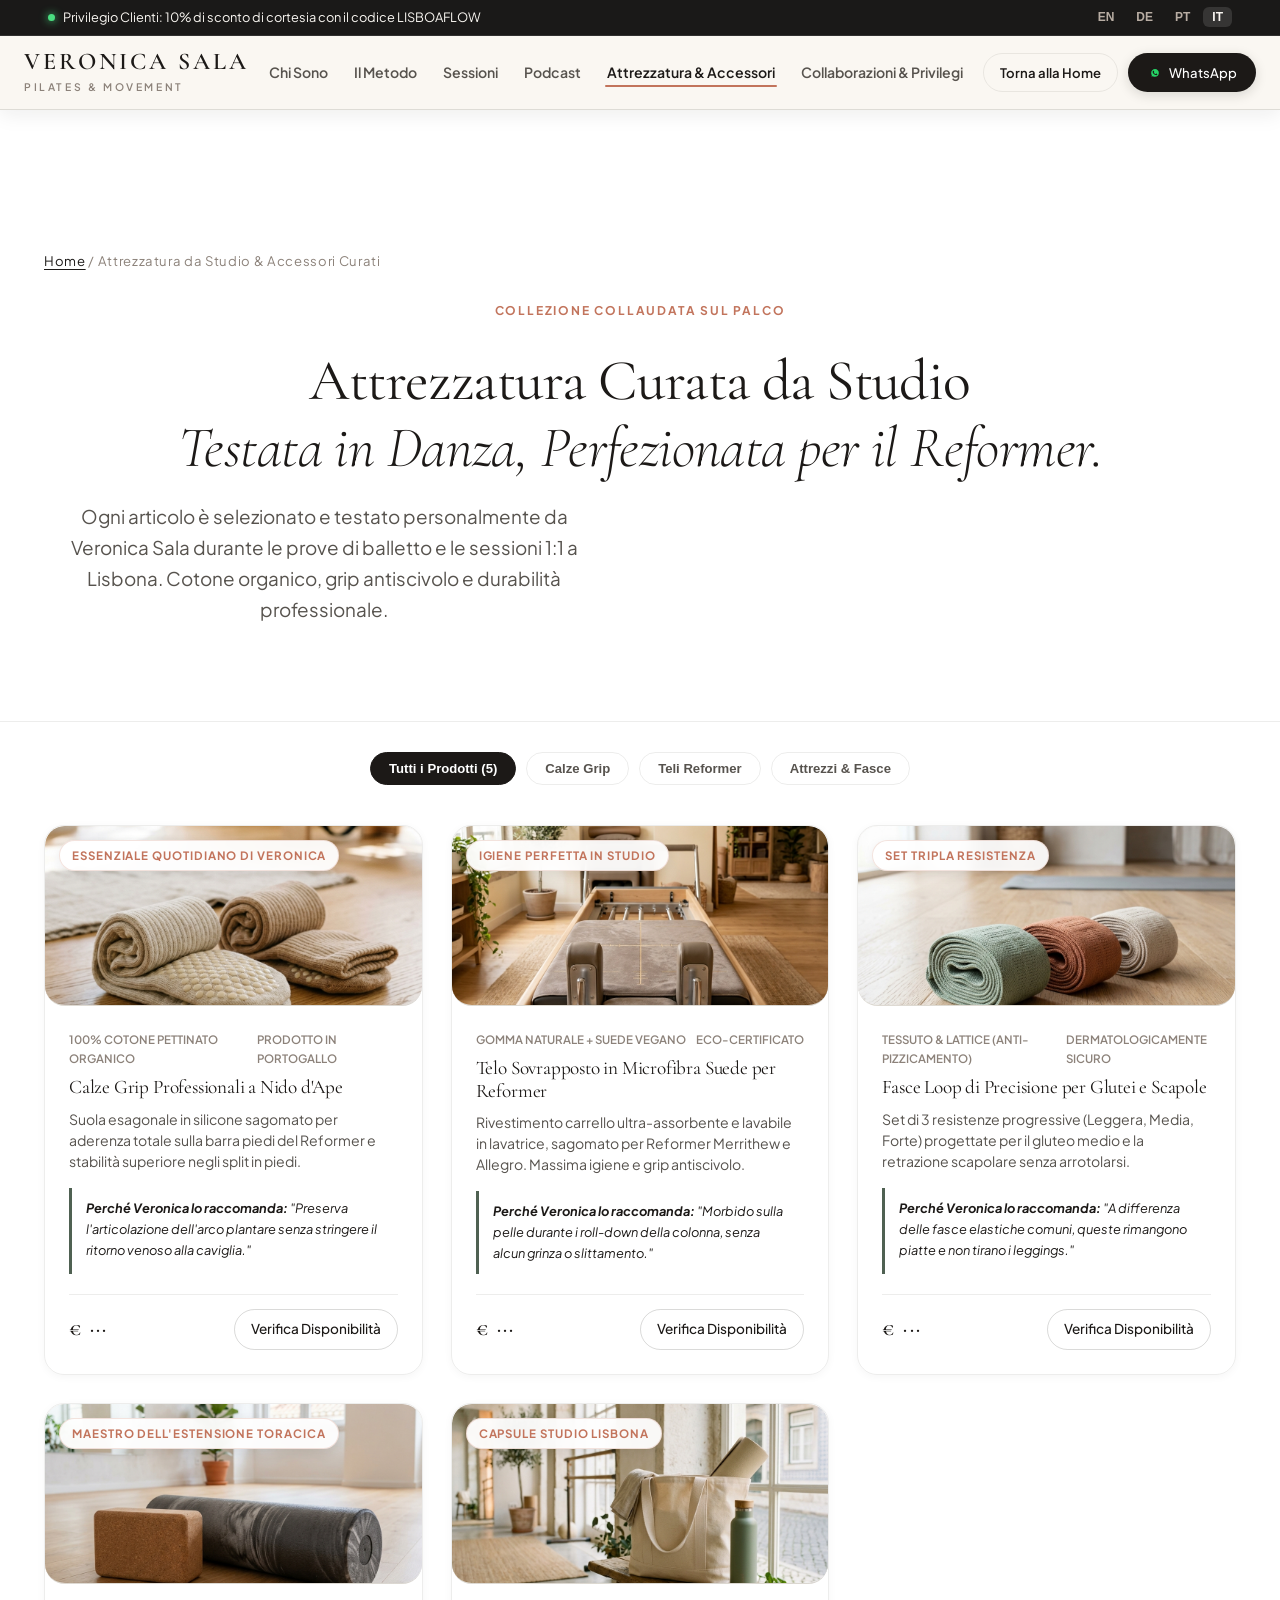
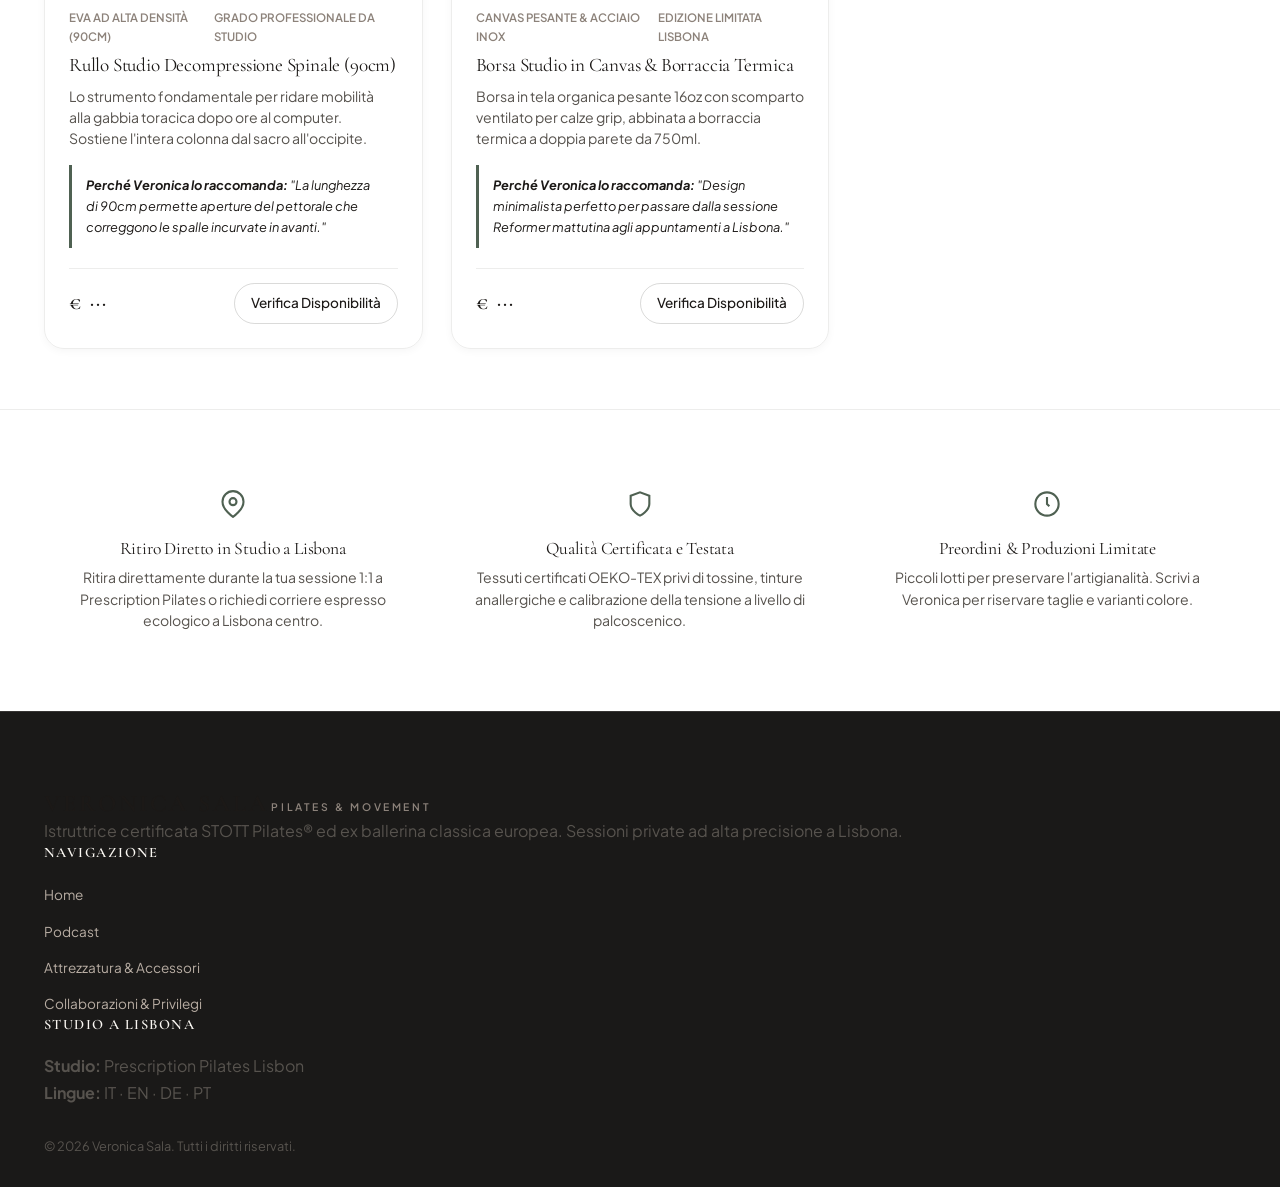
<file: shop.html>
<!DOCTYPE html>
<html lang="en">
<head>
  <meta charset="UTF-8">
  <meta name="viewport" content="width=device-width, initial-scale=1.0">
  <title>Curated Studio Gear & Essentials | Veronica Sala — Lisbon</title>
  <meta name="description" content="Handpicked, stage-tested organic cotton grip socks, non-slip reformer mats, and progressive loop bands selected by Veronica Sala.">
  
  <link rel="preconnect" href="https://fonts.googleapis.com">
  <link rel="preconnect" href="https://fonts.gstatic.com" crossorigin>
  <link href="https://fonts.googleapis.com/css2?family=Cormorant+Garamond:ital,wght@0,300;0,400;0,600;1,400;1,600&family=Plus+Jakarta+Sans:wght@300;400;500;600;700&display=swap" rel="stylesheet">
  
  <link rel="stylesheet" href="style.css?v=15.0">

  <style id="fixedHeaderCoreStyles">
    html, body {
      margin: 0 !important;
      padding: 0 !important;
      width: 100% !important;
      max-width: 100% !important;
      box-sizing: border-box !important;
    }
    body, .subpage-body {
      padding-top: 110px !important;
    }
    .fixed-top-nav-root {
      position: fixed !important;
      top: 0 !important;
      left: 0 !important;
      right: 0 !important;
      width: 100% !important;
      z-index: 9999999 !important;
      box-shadow: 0 4px 20px rgba(28, 25, 23, 0.08) !important;
    }
    .announcement-bar {
      width: 100% !important;
      height: 36px !important;
      background-color: #1A1918 !important;
      display: flex !important;
      align-items: center !important;
      padding: 0 24px !important;
      box-sizing: border-box !important;
      border-bottom: 1px solid rgba(255, 255, 255, 0.1) !important;
    }
    .announcement-inner {
      display: flex !important;
      justify-content: space-between !important;
      align-items: center !important;
      width: 100% !important;
      max-width: 1240px !important;
      margin: 0 auto !important;
    }
    .site-header {
      width: 100% !important;
      height: 74px !important;
      background: rgba(250, 247, 242, 0.98) !important;
      backdrop-filter: blur(20px) !important;
      -webkit-backdrop-filter: blur(20px) !important;
      border-bottom: 1px solid rgba(28, 25, 23, 0.12) !important;
      display: flex !important;
      align-items: center !important;
      padding: 0 24px !important;
      box-sizing: border-box !important;
    }
    .site-header .container,
    .site-header .header-inner {
      display: flex !important;
      justify-content: space-between !important;
      align-items: center !important;
      width: 100% !important;
      max-width: 1240px !important;
      margin: 0 auto !important;
      padding: 0 !important;
    }
    @media (max-width: 768px) {
      body, .subpage-body {
        padding-top: 98px !important;
        padding-bottom: 74px !important;
      }
      .announcement-bar {
        height: 34px !important;
        padding: 0 12px !important;
      }
      .site-header {
        height: 64px !important;
        padding: 0 14px !important;
      }
      .main-nav {
        display: none !important;
      }
    }
  </style>

</head>
<body class="subpage-body">

  <div class="fixed-top-nav-root">
<!-- TOP BAR -->
  <aside class="announcement-bar">
    <div class="container announcement-inner">
      <div class="announcement-badge">
        <span class="pulse-dot"></span>
        <span data-i18n="shop_announcement">Privilegio Clienti: 10% sconto codice LISBOAFLOW</span>
      </div>
      <div class="lang-switcher" aria-label="Language selector">
        <button class="lang-btn" data-lang="en">EN</button>
        <button class="lang-btn" data-lang="de">DE</button>
        <button class="lang-btn" data-lang="pt">PT</button>
        <button class="lang-btn" data-lang="it">IT</button>
      </div>
    </div>
  </aside>

  <!-- NAVIGATION -->
  <header class="site-header" id="header">
    <div class="container header-inner">
      <a href="index.html" class="brand-logo">
        <span class="logo-title">VERONICA SALA</span>
        <span class="logo-subtitle">PILATES & MOVEMENT</span>
      </a>

      <nav class="main-nav">
        <ul>
          <li><a href="index.html#about" data-i18n="nav_about">About</a></li>
          <li><a href="index.html#method" data-i18n="nav_method">The Method</a></li>
          <li><a href="index.html#sessions" data-i18n="nav_services">Sessions</a></li>
          <li><a href="podcast.html" data-i18n="nav_podcast">Podcast</a></li>
          <li><a href="shop.html" class="active" data-i18n="nav_shop">Gear & Essentials</a></li>
          <li><a href="collaborazioni.html" data-i18n="nav_collab">Partnerships</a></li>
        </ul>
      </nav>

      <div class="header-actions">
        <a href="index.html" class="btn btn-sm btn-outline back-home-nav-btn" data-i18n="btn_back_home">
          <svg width="14" height="14" viewBox="0 0 24 24" fill="none" stroke="currentColor" stroke-width="2" style="display:inline; vertical-align:middle; margin-right:4px;"><polyline points="15 18 9 12 15 6"/></svg>
          <span data-i18n="back_to_home">Torna alla Home</span>
        </a>
        <a href="https://wa.me/351912345678?text=Hello%20Veronica,%20I%20would%20like%20to%20inquire%20about%20a%20Pilates%20session%20in%20Lisbon." target="_blank" class="btn btn-sm btn-primary">
          <svg width="16" height="16" viewBox="0 0 24 24" fill="currentColor"><path d="M12.031 6.172c-3.181 0-5.767 2.586-5.768 5.766-.001 1.298.38 2.27 1.019 3.287l-.582 2.128 2.182-.573c.978.58 1.911.928 3.145.929 3.178 0 5.767-2.587 5.768-5.766 0-3.18-2.587-5.771-5.764-5.771zm3.392 8.244c-.144.405-.837.774-1.17.824-.299.045-.677.063-1.092-.069-.252-.08-.575-.187-.988-.365-1.739-.751-2.874-2.502-2.961-2.617-.087-.116-.708-.94-.708-1.793s.448-1.273.607-1.446c.159-.173.346-.217.462-.217l.332.007c.106.005.249-.04.39.299.144.347.491 1.199.534 1.286.043.087.072.188.014.303-.058.116-.087.188-.173.289l-.26.303c-.087.087-.179.182-.077.357.101.174.449.741.964 1.201.662.591 1.221.774 1.394.861.173.086.275.072.376-.043.101-.116.433-.506.549-.679.116-.173.231-.144.39-.086.159.058 1.011.477 1.184.563.173.087.289.13.332.202.043.073.043.419-.101.824z"/></svg>
          <span>WhatsApp</span>
        </a>
      </div>
    </div>
  </header>
  </div>

  <main>
    <!-- SHOP HERO -->
    <section class="page-hero">
      <div class="container">
        <div class="hero-breadcrumb">
          <a href="index.html" data-i18n="crumb_home">Home</a> / <span data-i18n="crumb_shop">Studio Gear & Curated Essentials</span>
        </div>
        <div class="text-center max-w-750">
          <span class="section-tag" data-i18n="shop_hero_tag">STAGE-TESTED ATELIER</span>
          <h1 class="page-title">
            <span data-i18n="shop_hero_title_1">Curated Studio Essentials</span><br>
            <span class="italic-serif" data-i18n="shop_hero_title_2">Tested on Stage, Perfected for Reformer.</span>
          </h1>
          <p class="hero-lead" data-i18n="shop_hero_lead">
            Every piece in this collection is personally selected and tested by Veronica Sala during intense ballet rehearsals and daily 1-on-1 STOTT Pilates® sessions. Prioritizing organic textiles, grip security, and durability.
          </p>
        </div>
      </div>
    </section>

    <!-- PRODUCTS GRID -->
    <section class="shop-products-section">
      <div class="container">
        
        <div class="shop-filter-bar">
          <button class="filter-chip active" data-filter="all" data-i18n="filter_all">All Items (5)</button>
          <button class="filter-chip" data-filter="footwear" data-i18n="filter_footwear">Grip Footwear</button>
          <button class="filter-chip" data-filter="reformer" data-i18n="filter_reformer">Reformer Mats</button>
          <button class="filter-chip" data-filter="props" data-i18n="filter_props">Props & Resistance</button>
        </div>

        <div class="products-grid">
          <!-- Item 1: Grip Socks -->
          <div class="product-card" data-cat="footwear">
            <div class="product-badge-flag" data-i18n="prod1_badge">Veronica's Daily Essential</div>
            <div class="product-img-box">
              <img src="images/shop_grip_socks.jpg" alt="Calze Grip Professionali Veronica Sala" class="product-real-img" loading="lazy">
            </div>
            <div class="product-details">
              <div class="prod-meta">
                <span class="prod-material" data-i18n="prod1_mat">100% Organic Combed Cotton</span>
                <span class="prod-origin" data-i18n="prod1_origin">Made in Portugal</span>
              </div>
              <h3 class="prod-title" data-i18n="prod1_title">Studio Pro Honeycomb Grip Socks</h3>
              <p class="prod-desc" data-i18n="prod1_desc">Custom-molded hexagonal silicone sole for zero slip on the wooden Reformer footbar and high-traction stability during standing split series.</p>
              <div class="prod-veronica-note">
                <strong data-i18n="lbl_why_veronica">Why Veronica loves it:</strong> <span data-i18n="prod1_note">"Maintains arch articulation without cutting off venous return at the ankle."</span>
              </div>
              <div class="prod-footer">
                <span class="prod-price">€ ···</span>
                <a href="https://wa.me/351912345678?text=Hello%20Veronica,%20I%20would%20like%20to%20inquire%20about%20the%20Studio%20Pro%20Grip%20Socks." target="_blank" class="btn btn-sm btn-outline" data-i18n="btn_check_avail">Check Availability</a>
              </div>
            </div>
          </div>

          <!-- Item 2: Reformer Towel Mat -->
          <div class="product-card" data-cat="reformer">
            <div class="product-badge-flag" data-i18n="prod2_badge">Hygienic Studio Fit</div>
            <div class="product-img-box">
              <img src="images/shop_reformer_mat.jpg" alt="Telo Reformer in Microfibra Scamosciata" class="product-real-img" loading="lazy">
            </div>
            <div class="product-details">
              <div class="prod-meta">
                <span class="prod-material" data-i18n="prod2_mat">Natural Tree Rubber + Vegan Suede</span>
                <span class="prod-origin" data-i18n="prod2_origin">Eco-Certified</span>
              </div>
              <h3 class="prod-title" data-i18n="prod2_title">Reformer Microfiber Suede Mat Overlay</h3>
              <p class="prod-desc" data-i18n="prod2_desc">Ultra-absorbent, machine-washable carriage cover tailored specifically for Merrithew & Allegro Reformers. Provides pristine studio hygiene and anti-slip grip.</p>
              <div class="prod-veronica-note">
                <strong data-i18n="lbl_why_veronica">Why Veronica loves it:</strong> <span data-i18n="prod2_note">"Soft against bare skin during spinal roll-downs with zero bunching or sliding."</span>
              </div>
              <div class="prod-footer">
                <span class="prod-price">€ ···</span>
                <a href="https://wa.me/351912345678?text=Hello%20Veronica,%20I%20would%20like%20to%20inquire%20about%20the%20Reformer%20Microfiber%20Mat%20Overlay." target="_blank" class="btn btn-sm btn-outline" data-i18n="btn_check_avail">Check Availability</a>
              </div>
            </div>
          </div>

          <!-- Item 3: Loop Bands -->
          <div class="product-card" data-cat="props">
            <div class="product-badge-flag" data-i18n="prod3_badge">Triple Resistance Set</div>
            <div class="product-img-box">
              <img src="images/shop_loop_bands.jpg" alt="Set 3 Fasce Elastiche di Precisione" class="product-real-img" loading="lazy">
            </div>
            <div class="product-details">
              <div class="prod-meta">
                <span class="prod-material" data-i18n="prod3_mat">Fabric & Latex Blend (Pinch-Free)</span>
                <span class="prod-origin" data-i18n="prod3_origin">Dermatologically Safe</span>
              </div>
              <h3 class="prod-title" data-i18n="prod3_title">Precision Glute & Scapular Loop Bands</h3>
              <p class="prod-desc" data-i18n="prod3_desc">Set of 3 progressive resistances (Light, Medium, Heavy) designed for deep gluteus medius recruitment and scapular retraction drills without rolling or pinching.</p>
              <div class="prod-veronica-note">
                <strong data-i18n="lbl_why_veronica">Why Veronica loves it:</strong> <span data-i18n="prod3_note">"Unlike standard rubber bands, these stay completely flat and won't pull delicate leggings."</span>
              </div>
              <div class="prod-footer">
                <span class="prod-price">€ ···</span>
                <a href="https://wa.me/351912345678?text=Hello%20Veronica,%20I%20would%20like%20to%20inquire%20about%20the%20Precision%20Loop%20Bands%20Set." target="_blank" class="btn btn-sm btn-outline" data-i18n="btn_check_avail">Check Availability</a>
              </div>
            </div>
          </div>

          <!-- Item 4: High-Density Foam Roller -->
          <div class="product-card" data-cat="props">
            <div class="product-badge-flag" data-i18n="prod4_badge">Thoracic Extension Master</div>
            <div class="product-img-box">
              <img src="images/shop_foam_roller.jpg" alt="Foam Roller Professionale Studio 90cm" class="product-real-img" loading="lazy">
            </div>
            <div class="product-details">
              <div class="prod-meta">
                <span class="prod-material" data-i18n="prod4_mat">High-Density EVA (90cm Full-Length)</span>
                <span class="prod-origin" data-i18n="prod4_origin">Professional Studio Grade</span>
              </div>
              <h3 class="prod-title" data-i18n="prod4_title">Spinal Decompression Studio Roller (90cm)</h3>
              <p class="prod-desc" data-i18n="prod4_desc">The essential tool for restoring thoracic mobility after long laptop hours. Accommodates the entire spine from sacrum to occiput for deep breath expansion.</p>
              <div class="prod-veronica-note">
                <strong data-i18n="lbl_why_veronica">Why Veronica loves it:</strong> <span data-i18n="prod4_note">"The 90cm length allows supine arm arcs that open the pectoralis minor and correct rounded shoulders."</span>
              </div>
              <div class="prod-footer">
                <span class="prod-price">€ ···</span>
                <a href="https://wa.me/351912345678?text=Hello%20Veronica,%20I%20would%20like%20to%20inquire%20about%20the%20Spinal%20Decompression%20Roller." target="_blank" class="btn btn-sm btn-outline" data-i18n="btn_check_avail">Check Availability</a>
              </div>
            </div>
          </div>

          <!-- Item 5: Studio Tote & Hydration Flask -->
          <div class="product-card" data-cat="props">
            <div class="product-badge-flag" data-i18n="prod5_badge">Lisbon Studio Capsule</div>
            <div class="product-img-box">
              <img src="images/shop_tote_flask.jpg" alt="Borsa Studio Veronica Sala & Borraccia Termica" class="product-real-img" loading="lazy">
            </div>
            <div class="product-details">
              <div class="prod-meta">
                <span class="prod-material" data-i18n="prod5_mat">Heavyweight Canvas & Stainless Steel</span>
                <span class="prod-origin" data-i18n="prod5_origin">Limited Lisbon Edition</span>
              </div>
              <h3 class="prod-title" data-i18n="prod5_title">Veronica Sala Studio Bag & Insulated Flask</h3>
              <p class="prod-desc" data-i18n="prod5_desc">Heavyweight 16oz organic canvas carryall featuring a dedicated ventilated grip sock compartment, paired with a 750ml double-wall thermal flask.</p>
              <div class="prod-veronica-note">
                <strong data-i18n="lbl_why_veronica">Why Veronica loves it:</strong> <span data-i18n="prod5_note">"Minimalist aesthetic designed to transition seamlessly from morning Reformer to Lisbon business meetings."</span>
              </div>
              <div class="prod-footer">
                <span class="prod-price">€ ···</span>
                <a href="https://wa.me/351912345678?text=Hello%20Veronica,%20I%20would%20like%20to%20inquire%20about%20the%20Studio%20Bag%20and%20Flask%20Set." target="_blank" class="btn btn-sm btn-outline" data-i18n="btn_check_avail">Check Availability</a>
              </div>
            </div>
          </div>
        </div>

      </div>
    </section>

    <!-- SHOP BANNER / IN-STUDIO PICKUP -->
    <section class="shop-info-banner">
      <div class="container">
        <div class="info-grid-3">
          <div class="info-box">
            <div class="info-icon"><svg width="28" height="28" viewBox="0 0 24 24" fill="none" stroke="var(--accent-sage-dark)" stroke-width="1.8"><path d="M21 10c0 7-9 13-9 13s-9-6-9-13a9 9 0 0 1 18 0z"/><circle cx="12" cy="10" r="3"/></svg></div>
            <h4 data-i18n="info1_title">Studio Pickup in Lisbon</h4>
            <p data-i18n="info1_desc">Pick up directly during your 1:1 session at Prescription Pilates or request express bike courier within Lisbon central.</p>
          </div>
          <div class="info-box">
            <div class="info-icon"><svg width="28" height="28" viewBox="0 0 24 24" fill="none" stroke="var(--accent-sage-dark)" stroke-width="1.8"><path d="M12 22s8-4 8-10V5l-8-3-8 3v7c0 6 8 10 8 10z"/></svg></div>
            <h4 data-i18n="info2_title">Certified Quality Tested</h4>
            <p data-i18n="info2_desc">Non-toxic OEKO-TEX certified fabrics, hypoallergenic dyes, and stage-grade tension calibration.</p>
          </div>
          <div class="info-box">
            <div class="info-icon"><svg width="28" height="28" viewBox="0 0 24 24" fill="none" stroke="var(--accent-sage-dark)" stroke-width="1.8"><circle cx="12" cy="12" r="10"/><polyline points="12 6 12 12 14 14"/></svg></div>
            <h4 data-i18n="info3_title">Pre-Order & Restocks</h4>
            <p data-i18n="info3_desc">Small batch productions to preserve craftsmanship. Message Veronica directly for size and color reserves.</p>
          </div>
        </div>
      </div>
    </section>
  </main>

  <!-- FOOTER -->
  <footer class="site-footer">
    <div class="container">
      <div class="footer-top">
        <div class="footer-brand">
          <span class="logo-title">VERONICA SALA</span>
          <span class="logo-subtitle">PILATES & MOVEMENT</span>
          <p class="footer-bio" data-i18n="footer_bio">STOTT Pilates® Certified Instructor & Former European Classical Dancer. High-precision private instruction in Lisbon.</p>
        </div>
        <div class="footer-links">
          <h4 data-i18n="foot_title_nav">Navigation</h4>
          <ul>
            <li><a href="index.html" data-i18n="crumb_home">Home</a></li>
            <li><a href="podcast.html" data-i18n="nav_podcast">Podcast</a></li>
            <li><a href="shop.html" data-i18n="nav_shop">Gear & Essentials</a></li>
            <li><a href="collaborazioni.html" data-i18n="nav_collab">Partnerships & Privileges</a></li>
          </ul>
        </div>
        <div class="footer-links">
          <h4 data-i18n="foot_title_studio">Lisbon Studio</h4>
          <p class="footer-contact-item"><strong data-i18n="foot_studio_lbl">Studio:</strong> Prescription Pilates Lisbon</p>
          <p class="footer-contact-item"><strong data-i18n="foot_langs_lbl">Languages:</strong> IT · EN · DE · PT</p>
        </div>
      </div>
      <div class="footer-bottom">
        <p data-i18n="footer_copy">© 2026 Veronica Sala. All rights reserved.</p>
      </div>
    </div>
  </footer>

  <script src="app.js?v=15.0"></script>
  <script>
    document.addEventListener('DOMContentLoaded', () => {
      const filterChips = document.querySelectorAll('.filter-chip');
      const cards = document.querySelectorAll('.product-card');
      filterChips.forEach(chip => {
        chip.addEventListener('click', () => {
          filterChips.forEach(c => c.classList.remove('active'));
          chip.classList.add('active');
          const filter = chip.getAttribute('data-filter');
          cards.forEach(card => {
            if (filter === 'all' || card.getAttribute('data-cat') === filter) {
              card.style.display = 'flex';
            } else {
              card.style.display = 'none';
            }
          });
        });
      });
    });
  </script>

  <!-- MOBILE FLOATING ACTION BAR -->
  <nav class="mobile-bottom-bar" aria-label="Mobile Navigation">
    <a href="index.html" class="mobile-bar-btn" title="Home">
      <svg viewBox="0 0 24 24" fill="none" stroke="currentColor"><path d="M3 9l9-7 9 7v11a2 2 0 0 1-2 2H5a2 2 0 0 1-2-2z"/><polyline points="9 22 9 12 15 12 15 22"/></svg>
      <span data-i18n="mob_home">Home</span>
    </a>
    <a href="index.html#booking-funnel" class="mobile-bar-btn btn-highlight" title="Book Session">
      <svg viewBox="0 0 24 24" fill="none" stroke="currentColor"><rect x="3" y="4" width="18" height="18" rx="2" ry="2"/><line x1="16" y1="2" x2="16" y2="6"/><line x1="8" y1="2" x2="8" y2="6"/><line x1="3" y1="10" x2="21" y2="10"/></svg>
      <span data-i18n="mob_book">Prenota</span>
    </a>
    <a href="https://wa.me/351912345678?text=Hello%20Veronica,%20I%20would%20like%20to%20inquire%20about%20a%20Pilates%20session%20in%20Lisbon." target="_blank" class="mobile-bar-btn" title="WhatsApp">
      <svg viewBox="0 0 24 24" fill="none" stroke="currentColor"><path d="M21 11.5a8.38 8.38 0 0 1-.9 3.8 8.5 8.5 0 0 1-7.6 4.7 8.38 8.38 0 0 1-3.8-.9L3 21l1.9-5.7a8.38 8.38 0 0 1-.9-3.8 8.5 8.5 0 0 1 4.7-7.6 8.38 8.38 0 0 1 3.8-.9h.5a8.48 8.48 0 0 1 8 8v.5z"/></svg>
      <span>WhatsApp</span>
    </a>
    <a href="podcast.html" class="mobile-bar-btn" title="Podcast">
      <svg viewBox="0 0 24 24" fill="none" stroke="currentColor"><path d="M12 2a3 3 0 0 0-3 3v7a3 3 0 0 0 6 0V5a3 3 0 0 0-3-3z"/><path d="M19 10v2a7 7 0 0 1-14 0v-2"/><line x1="12" y1="19" x2="12" y2="22"/></svg>
      <span data-i18n="mob_pod">Podcast</span>
    </a>
    <a href="shop.html" class="mobile-bar-btn" title="Shop">
      <svg viewBox="0 0 24 24" fill="none" stroke="currentColor"><path d="M6 2L3 6v14a2 2 0 0 0 2 2h14a2 2 0 0 0 2-2V6l-3-4z"/><line x1="3" y1="6" x2="21" y2="6"/><path d="M16 10a4 4 0 0 1-8 0"/></svg>
      <span data-i18n="mob_shop">Shop</span>
    </a>
  </nav>

</body>
</html>
</file>
<file: style.css>
html, body {
  width: 100%;
  max-width: 100%;
  margin: 0;
  padding: 0;
  box-sizing: border-box;
}

/* ==========================================================================
   VERONICA SALA — PILATES & MOVEMENT ARCHITECTURE
   Luxury Editorial Design System (Vanilla CSS)
   ========================================================================== */

:root {
  /* Color Palette - Warm Earthy Quiet Luxury */
  --bg-main: #FAF7F2;
  --bg-surface: #FFFFFF;
  --bg-surface-soft: #F4EFEB;
  --bg-surface-elevated: #EDE6DF;
  --bg-dark: #1A1918;
  --bg-dark-surface: #242220;

  --text-primary: #1C1917;
  --text-secondary: #57534E;
  --text-muted: #8C827A;
  --text-inverse: #FAF7F2;
  --text-inverse-muted: #B8ADA3;

  --accent-sage: #6B7F6E;
  --accent-sage-light: #EBF0EC;
  --accent-sage-dark: #4F6152;

  --accent-terra: #C2745C;
  --accent-terra-light: #F7EBE7;
  
  --border-light: rgba(28, 25, 23, 0.08);
  --border-medium: rgba(28, 25, 23, 0.16);
  --border-dark: rgba(250, 247, 242, 0.12);

  /* Typography */
  --font-serif: 'Cormorant Garamond', Georgia, serif;
  --font-sans: 'Plus Jakarta Sans', -apple-system, BlinkMacSystemFont, sans-serif;

  /* Spacing & Radii */
  --radius-sm: 6px;
  --radius-md: 12px;
  --radius-lg: 20px;
  --radius-xl: 32px;
  --radius-full: 9999px;

  --shadow-sm: 0 2px 8px rgba(28, 25, 23, 0.04);
  --shadow-md: 0 8px 24px rgba(28, 25, 23, 0.06);
  --shadow-lg: 0 16px 40px rgba(28, 25, 23, 0.08);
  --shadow-glow: 0 0 30px rgba(107, 127, 110, 0.15);

  --transition-smooth: all 0.35s cubic-bezier(0.16, 1, 0.3, 1);
}

/* Base Reset & Global Rules */
*, *::before, *::after {
  box-sizing: border-box;
  margin: 0;
  padding: 0;
}

html {
  scroll-behavior: smooth;
  font-size: 16px;
}

body {
  font-family: var(--font-sans);
  background-color: var(--bg-main);
  color: var(--text-primary);
  line-height: 1.65;
  -webkit-font-smoothing: antialiased;
  -moz-osx-font-smoothing: grayscale;
  /* overflow-x rimossa per compatibilita fixed header */
}

/* Typography Utility */
h1, h2, h3, h4, .serif-font {
  font-family: var(--font-serif);
  font-weight: 400;
  line-height: 1.15;
  letter-spacing: -0.01em;
}

.italic-serif {
  font-family: var(--font-serif);
  font-style: italic;
  font-weight: 300;
}

p {
  color: var(--text-secondary);
}

a {
  color: inherit;
  text-decoration: none;
  transition: var(--transition-smooth);
}

img {
  max-width: 100%;
  height: auto;
  display: block;
}

.container {
  width: 100%;
  max-width: 1240px;
  margin: 0 auto;
  padding: 0 24px;
}

/* ==========================================================================
   BUTTONS & BADGES
   ========================================================================== */
.btn {
  display: inline-flex;
  align-items: center;
  justify-content: center;
  gap: 8px;
  padding: 12px 24px;
  font-size: 0.95rem;
  font-weight: 500;
  border-radius: var(--radius-full);
  cursor: pointer;
  border: 1px solid transparent;
  transition: var(--transition-smooth);
  text-align: center;
}

.btn-primary {
  background-color: var(--text-primary);
  color: var(--bg-main);
}

.btn-primary:hover {
  background-color: var(--accent-sage-dark);
  transform: translateY(-2px);
  box-shadow: var(--shadow-md);
}

.btn-outline {
  background-color: transparent;
  border-color: var(--border-medium);
  color: var(--text-primary);
}

.btn-outline:hover {
  background-color: var(--bg-surface);
  border-color: var(--text-primary);
  transform: translateY(-2px);
}

.btn-ghost {
  background-color: transparent;
  color: var(--text-primary);
  padding: 12px 18px;
}

.btn-ghost:hover {
  color: var(--accent-terra);
  transform: translateX(4px);
}

.btn-sm {
  padding: 8px 16px;
  font-size: 0.85rem;
}

.btn-lg {
  padding: 16px 32px;
  font-size: 1.05rem;
}

.btn-block {
  width: 100%;
}

.section-tag {
  display: inline-block;
  font-size: 0.75rem;
  font-weight: 700;
  text-transform: uppercase;
  letter-spacing: 0.15em;
  color: var(--accent-terra);
  margin-bottom: 12px;
}

.section-title {
  font-size: clamp(2.2rem, 4vw, 3.4rem);
  color: var(--text-primary);
  margin-bottom: 16px;
}

.section-subtitle {
  font-size: 1.15rem;
  color: var(--text-secondary);
  max-width: 680px;
  margin: 0 auto;
}

.text-center {
  text-align: center;
}

/* ==========================================================================
   TOP BAR & HEADER
   ========================================================================== */
.announcement-bar {
  background-color: var(--bg-dark);
  color: var(--text-inverse-muted);
  font-size: 0.8rem;
  padding: 8px 0;
  border-bottom: 1px solid var(--border-dark);
}

.announcement-inner {
  display: flex;
  justify-content: space-between;
  align-items: center;
}

.announcement-badge {
  display: flex;
  align-items: center;
  gap: 8px;
  color: var(--text-inverse);
}

.pulse-dot {
  width: 7px;
  height: 7px;
  background-color: #4ADE80;
  border-radius: 50%;
  box-shadow: 0 0 8px #4ADE80;
}

.lang-switcher {
  display: flex;
  gap: 4px;
}

.lang-btn {
  background: transparent;
  border: 1px solid transparent;
  color: var(--text-inverse-muted);
  padding: 2px 8px;
  font-size: 0.75rem;
  font-weight: 600;
  border-radius: var(--radius-sm);
  cursor: pointer;
  transition: var(--transition-smooth);
}

.lang-btn.active, .lang-btn:hover {
  color: var(--text-inverse);
  background-color: rgba(255, 255, 255, 0.12);
}

.site-header {
  position: sticky;
  top: 0;
  z-index: 100;
  background-color: rgba(250, 247, 242, 0.9);
  backdrop-filter: blur(12px);
  -webkit-backdrop-filter: blur(12px);
  border-bottom: 1px solid var(--border-light);
  padding: 16px 0;
  transition: var(--transition-smooth);
}

.header-inner {
  display: flex;
  justify-content: space-between;
  align-items: center;
}

.brand-logo {
  display: flex;
  flex-direction: column;
}

.logo-title {
  font-family: var(--font-serif);
  font-size: 1.5rem;
  font-weight: 600;
  letter-spacing: 0.12em;
  color: var(--text-primary);
  line-height: 1;
}

.logo-subtitle {
  font-size: 0.65rem;
  font-weight: 600;
  letter-spacing: 0.25em;
  color: var(--text-muted);
  margin-top: 4px;
}

.main-nav ul {
  display: flex;
  list-style: none;
  gap: 28px;
}

.main-nav a {
  font-size: 0.9rem;
  font-weight: 500;
  color: var(--text-secondary);
}

.main-nav a:hover {
  color: var(--accent-terra);
}

.header-actions {
  display: flex;
  gap: 12px;
}

/* ==========================================================================
   HERO SECTION
   ========================================================================== */
.hero-section {
  padding: 80px 0 60px;
  position: relative;
}

.hero-grid {
  display: grid;
  grid-template-columns: 1.15fr 0.85fr;
  gap: 60px;
  align-items: center;
}

.hero-eyebrow {
  display: inline-flex;
  align-items: center;
  gap: 8px;
  font-size: 0.85rem;
  font-weight: 600;
  color: var(--accent-sage-dark);
  background-color: var(--accent-sage-light);
  padding: 6px 14px;
  border-radius: var(--radius-full);
  margin-bottom: 24px;
}

.hero-eyebrow .bullet {
  width: 6px;
  height: 6px;
  background-color: var(--accent-sage);
  border-radius: 50%;
}

.hero-title {
  font-size: clamp(2.8rem, 5.2vw, 4.4rem);
  line-height: 1.05;
  color: var(--text-primary);
  margin-bottom: 24px;
}

.hero-lead {
  font-size: 1.18rem;
  color: var(--text-secondary);
  margin-bottom: 36px;
  max-width: 560px;
}

.hero-cta-group {
  display: flex;
  gap: 16px;
  align-items: center;
  margin-bottom: 48px;
}

.hero-credentials {
  display: flex;
  align-items: center;
  gap: 24px;
  padding-top: 32px;
  border-top: 1px solid var(--border-light);
}

.cred-item {
  display: flex;
  flex-direction: column;
}

.cred-num {
  font-family: var(--font-serif);
  font-size: 1.6rem;
  font-weight: 600;
  color: var(--text-primary);
}

.cred-label {
  font-size: 0.75rem;
  color: var(--text-muted);
  font-weight: 500;
  max-width: 140px;
}

.cred-divider {
  width: 1px;
  height: 36px;
  background-color: var(--border-medium);
}

/* Hero Visual Card */
.visual-card {
  position: relative;
}

.visual-badge {
  position: absolute;
  top: -20px;
  left: -20px;
  background: var(--bg-surface);
  padding: 12px 20px;
  border-radius: var(--radius-md);
  box-shadow: var(--shadow-lg);
  display: flex;
  align-items: center;
  gap: 12px;
  z-index: 2;
  border: 1px solid var(--border-light);
}

.visual-badge strong {
  display: block;
  font-size: 0.85rem;
  color: var(--text-primary);
}

.visual-badge p {
  font-size: 0.75rem;
  color: var(--text-muted);
}

.visual-img-container {
  border-radius: var(--radius-xl);
  overflow: hidden;
  box-shadow: var(--shadow-lg);
  position: relative;
  aspect-ratio: 4/5;
}

.hero-img {
  width: 100%;
  height: 100%;
  object-fit: cover;
  transition: transform 0.8s ease;
}

.hero-img:hover {
  transform: scale(1.03);
}

.img-overlay {
  position: absolute;
  inset: 0;
  background: linear-gradient(180deg, transparent 60%, rgba(26, 25, 24, 0.4) 100%);
}

.visual-quote-card {
  position: absolute;
  bottom: -24px;
  right: -20px;
  background: var(--bg-surface);
  padding: 20px 24px;
  border-radius: var(--radius-lg);
  box-shadow: var(--shadow-lg);
  max-width: 320px;
  z-index: 2;
  border: 1px solid var(--border-light);
}

.quote-text {
  font-family: var(--font-serif);
  font-style: italic;
  font-size: 1rem;
  color: var(--text-primary);
  line-height: 1.4;
  margin-bottom: 8px;
}

.quote-author {
  font-size: 0.75rem;
  font-weight: 700;
  text-transform: uppercase;
  letter-spacing: 0.1em;
  color: var(--accent-terra);
}

/* ==========================================================================
   TRUST STRIP
   ========================================================================== */
.trust-strip {
  background-color: var(--bg-surface);
  border-top: 1px solid var(--border-light);
  border-bottom: 1px solid var(--border-light);
  padding: 24px 0;
}

.trust-inner {
  display: flex;
  align-items: center;
  justify-content: space-between;
  flex-wrap: wrap;
  gap: 20px;
}

.trust-title {
  font-size: 0.75rem;
  font-weight: 700;
  letter-spacing: 0.15em;
  color: var(--text-muted);
}

.trust-logos {
  display: flex;
  gap: 24px;
  flex-wrap: wrap;
}

.trust-badge {
  font-size: 0.85rem;
  font-weight: 600;
  color: var(--text-secondary);
  background-color: var(--bg-surface-soft);
  padding: 6px 14px;
  border-radius: var(--radius-full);
}

/* ==========================================================================
   ABOUT SECTION
   ========================================================================== */
.about-section {
  padding: 120px 0 80px;
}

.about-grid {
  display: grid;
  grid-template-columns: 0.9fr 1.1fr;
  gap: 70px;
  align-items: center;
}

.about-images {
  position: relative;
}

.about-img-main {
  border-radius: var(--radius-xl);
  overflow: hidden;
  box-shadow: var(--shadow-lg);
  aspect-ratio: 3/4;
}

.about-img-main img {
  width: 100%;
  height: 100%;
  object-fit: cover;
}

.about-card-float {
  position: absolute;
  bottom: -30px;
  left: -20px;
  background-color: var(--bg-dark);
  color: var(--text-inverse);
  padding: 24px;
  border-radius: var(--radius-lg);
  max-width: 300px;
  box-shadow: var(--shadow-lg);
}

.about-card-float h4 {
  font-size: 1.2rem;
  color: var(--text-inverse);
  margin: 8px 0;
}

.about-card-float p {
  font-size: 0.82rem;
  color: var(--text-inverse-muted);
}

.float-icon {
  font-size: 1.6rem;
}

.about-text .paragraph {
  font-size: 1.05rem;
  margin-bottom: 20px;
}

.timeline-box {
  margin-top: 32px;
  padding-left: 16px;
  border-left: 2px solid var(--accent-sage-light);
  display: flex;
  flex-direction: column;
  gap: 24px;
}

.timeline-step {
  position: relative;
  padding-left: 20px;
}

.timeline-step .step-dot {
  position: absolute;
  left: -23px;
  top: 6px;
  width: 12px;
  height: 12px;
  background-color: var(--accent-sage);
  border: 3px solid var(--bg-main);
  border-radius: 50%;
}

.timeline-step strong {
  font-size: 0.95rem;
  color: var(--text-primary);
  display: block;
  margin-bottom: 2px;
}

.timeline-step p {
  font-size: 0.85rem;
  color: var(--text-secondary);
}

/* ==========================================================================
   THE METHOD & BENTO GRID
   ========================================================================== */
.method-section {
  padding: 100px 0;
  background-color: var(--bg-surface-soft);
}

.bento-grid {
  display: grid;
  grid-template-columns: repeat(4, 1fr);
  gap: 24px;
  margin-top: 60px;
}

.bento-card {
  background-color: var(--bg-surface);
  padding: 36px 28px;
  border-radius: var(--radius-lg);
  border: 1px solid var(--border-light);
  position: relative;
  display: flex;
  flex-direction: column;
  transition: var(--transition-smooth);
}

.bento-card:hover {
  transform: translateY(-6px);
  box-shadow: var(--shadow-lg);
  border-color: var(--accent-sage);
}

.highlight-card {
  background-color: var(--bg-dark);
  color: var(--text-inverse);
  border: none;
}

.highlight-card .bento-title {
  color: var(--text-inverse);
}

.highlight-card .bento-desc {
  color: var(--text-inverse-muted);
}

.highlight-card .bento-number {
  color: rgba(255, 255, 255, 0.15);
}

.bento-number {
  font-family: var(--font-serif);
  font-size: 2.4rem;
  font-weight: 300;
  color: var(--border-medium);
  line-height: 1;
  margin-bottom: 16px;
}

.bento-title {
  font-size: 1.35rem;
  margin-bottom: 12px;
  color: var(--text-primary);
}

.bento-desc {
  font-size: 0.9rem;
  line-height: 1.6;
  margin-bottom: 24px;
  flex-grow: 1;
}

.bento-tag {
  font-size: 0.75rem;
  font-weight: 600;
  text-transform: uppercase;
  letter-spacing: 0.1em;
  color: var(--accent-terra);
}

/* ==========================================================================
   SESSIONS SECTION
   ========================================================================== */
.sessions-section {
  padding: 110px 0;
}

.section-header {
  display: flex;
  justify-content: space-between;
  align-items: flex-end;
  margin-bottom: 50px;
  flex-wrap: wrap;
  gap: 20px;
}

.sessions-grid {
  display: grid;
  grid-template-columns: repeat(3, 1fr);
  gap: 30px;
}

.session-card {
  background-color: var(--bg-surface);
  border: 1px solid var(--border-light);
  border-radius: var(--radius-xl);
  padding: 40px 32px;
  display: flex;
  flex-direction: column;
  position: relative;
  transition: var(--transition-smooth);
}

.session-card:hover {
  transform: translateY(-8px);
  box-shadow: var(--shadow-lg);
}

.session-card.featured {
  border-color: var(--accent-sage);
  background: linear-gradient(180deg, #FFFFFF 0%, #FAF6F0 100%);
  box-shadow: var(--shadow-md);
}

.card-badge {
  position: absolute;
  top: -14px;
  left: 32px;
  background-color: var(--accent-sage);
  color: white;
  font-size: 0.7rem;
  font-weight: 700;
  letter-spacing: 0.12em;
  padding: 4px 12px;
  border-radius: var(--radius-full);
}

.card-subtitle {
  font-size: 0.8rem;
  font-weight: 600;
  text-transform: uppercase;
  letter-spacing: 0.1em;
  color: var(--accent-terra);
  display: block;
  margin-bottom: 6px;
}

.card-title {
  font-size: 1.6rem;
  color: var(--text-primary);
  margin-bottom: 14px;
}

.card-desc {
  font-size: 0.95rem;
  margin-bottom: 24px;
}

.card-features {
  list-style: none;
  display: flex;
  flex-direction: column;
  gap: 12px;
  margin-bottom: 36px;
  flex-grow: 1;
}

.card-features li {
  font-size: 0.9rem;
  color: var(--text-secondary);
}

.card-footer {
  display: flex;
  justify-content: space-between;
  align-items: center;
  padding-top: 24px;
  border-top: 1px solid var(--border-light);
}

.price-box {
  display: flex;
  flex-direction: column;
}

.price-from {
  font-size: 0.75rem;
  color: var(--text-muted);
}

.price-val {
  font-family: var(--font-serif);
  font-size: 1.8rem;
  font-weight: 600;
  color: var(--text-primary);
  line-height: 1;
}

.price-unit {
  font-size: 0.75rem;
  color: var(--text-muted);
}

/* ==========================================================================
   RATES & VALUE PACKS
   ========================================================================== */
.rates-section {
  padding: 100px 0;
  background-color: var(--bg-surface-soft);
}

.rates-table-card {
  background-color: var(--bg-surface);
  border-radius: var(--radius-xl);
  border: 1px solid var(--border-light);
  box-shadow: var(--shadow-md);
  overflow: hidden;
  margin-top: 48px;
}

.rates-row {
  display: grid;
  grid-template-columns: 2fr 1.2fr 1fr 1fr 1fr;
  padding: 24px 32px;
  align-items: center;
  border-bottom: 1px solid var(--border-light);
  gap: 20px;
}

.rates-row:last-child {
  border-bottom: none;
}

.rates-row.table-head {
  background-color: var(--bg-surface-elevated);
  font-size: 0.8rem;
  font-weight: 700;
  text-transform: uppercase;
  letter-spacing: 0.1em;
  color: var(--text-muted);
}

.rates-row.featured-row {
  background-color: rgba(107, 127, 110, 0.05);
}

.rates-row strong {
  display: block;
  font-size: 1.05rem;
  color: var(--text-primary);
  margin-bottom: 4px;
}

.rates-row p {
  font-size: 0.85rem;
  color: var(--text-muted);
}

.rate-highlight {
  font-family: var(--font-serif);
  font-size: 1.5rem;
  font-weight: 600;
  color: var(--text-primary);
  display: block;
}

/* ==========================================================================
   THE EXTENDED ECOSYSTEM (PODCAST, GEAR, PRIVILEGES)
   ========================================================================== */
.ecosystem-section {
  padding: 110px 0;
}

.eco-grid {
  display: grid;
  grid-template-columns: repeat(3, 1fr);
  gap: 30px;
  margin-top: 50px;
}

.eco-card {
  background-color: var(--bg-surface);
  border-radius: var(--radius-xl);
  padding: 36px 30px;
  border: 1px solid var(--border-light);
  display: flex;
  flex-direction: column;
  transition: var(--transition-smooth);
}

.eco-card:hover {
  transform: translateY(-6px);
  box-shadow: var(--shadow-lg);
}

.eco-icon {
  font-size: 2.2rem;
  margin-bottom: 16px;
}

.eco-badge {
  font-size: 0.72rem;
  font-weight: 700;
  text-transform: uppercase;
  letter-spacing: 0.1em;
  color: var(--accent-sage-dark);
  margin-bottom: 8px;
}

.eco-title {
  font-size: 1.45rem;
  color: var(--text-primary);
  margin-bottom: 10px;
}

.eco-desc {
  font-size: 0.92rem;
  margin-bottom: 24px;
  flex-grow: 1;
}

.podcast-player-mockup {
  background-color: var(--bg-surface-soft);
  border-radius: var(--radius-md);
  padding: 16px;
  margin-bottom: 20px;
}

.player-track {
  display: flex;
  align-items: center;
  gap: 12px;
}

.play-btn {
  width: 36px;
  height: 36px;
  border-radius: 50%;
  background-color: var(--text-primary);
  color: white;
  border: none;
  display: flex;
  align-items: center;
  justify-content: center;
  cursor: pointer;
  font-size: 0.8rem;
}

.track-info {
  flex-grow: 1;
}

.track-info strong {
  display: block;
  font-size: 0.75rem;
  color: var(--text-primary);
  margin-bottom: 6px;
}

.progress-bar {
  height: 4px;
  background-color: var(--border-medium);
  border-radius: 2px;
  overflow: hidden;
}

.progress-fill {
  height: 100%;
  background-color: var(--accent-sage);
}

.track-time {
  font-size: 0.7rem;
  color: var(--text-muted);
}

.gear-tags {
  display: flex;
  flex-direction: column;
  gap: 8px;
  margin-bottom: 20px;
}

.gear-tags span {
  font-size: 0.85rem;
  background-color: var(--bg-surface-soft);
  padding: 8px 12px;
  border-radius: var(--radius-sm);
  color: var(--text-secondary);
}

.priv-box {
  background-color: var(--accent-terra-light);
  border-radius: var(--radius-md);
  padding: 16px;
  margin-bottom: 20px;
  display: flex;
  flex-direction: column;
  gap: 6px;
}

.priv-box span {
  font-size: 0.85rem;
  color: var(--accent-terra);
  font-weight: 600;
}

.eco-link {
  font-size: 0.9rem;
  font-weight: 600;
  color: var(--text-primary);
  display: inline-flex;
  align-items: center;
  gap: 4px;
}

.eco-link:hover {
  color: var(--accent-terra);
  transform: translateX(4px);
}

/* ==========================================================================
   TESTIMONIALS
   ========================================================================== */
.testimonials-section {
  padding: 100px 0;
  background-color: var(--bg-dark);
  color: var(--text-inverse);
}

.testimonials-section .section-title {
  color: var(--text-inverse);
}

.testimonials-section .section-tag {
  color: var(--accent-sage);
}

.testimonials-grid {
  display: grid;
  grid-template-columns: repeat(3, 1fr);
  gap: 30px;
  margin-top: 50px;
}

.testimonial-card {
  background-color: var(--bg-dark-surface);
  padding: 36px 30px;
  border-radius: var(--radius-xl);
  border: 1px solid var(--border-dark);
  display: flex;
  flex-direction: column;
}

.stars {
  color: #FBBF24;
  letter-spacing: 2px;
  margin-bottom: 16px;
}

.test-text {
  font-family: var(--font-serif);
  font-style: italic;
  font-size: 1.12rem;
  color: var(--text-inverse);
  line-height: 1.5;
  margin-bottom: 24px;
  flex-grow: 1;
}

.test-author strong {
  display: block;
  font-size: 0.95rem;
  color: var(--text-inverse);
}

.test-author span {
  font-size: 0.8rem;
  color: var(--text-inverse-muted);
}

/* ==========================================================================
   LOCATION SECTION
   ========================================================================== */
.location-section {
  padding: 110px 0;
}

.location-grid {
  display: grid;
  grid-template-columns: 1.1fr 0.9fr;
  gap: 60px;
  align-items: center;
}

.loc-cards {
  display: flex;
  flex-direction: column;
  gap: 20px;
  margin-top: 32px;
}

.loc-item {
  display: flex;
  gap: 16px;
  align-items: flex-start;
  background-color: var(--bg-surface);
  padding: 20px 24px;
  border-radius: var(--radius-lg);
  border: 1px solid var(--border-light);
}

.loc-pin {
  font-size: 1.4rem;
}

.loc-item strong {
  display: block;
  font-size: 1rem;
  color: var(--text-primary);
  margin-bottom: 2px;
}

.loc-item p {
  font-size: 0.85rem;
  color: var(--text-muted);
}

.loc-map-card {
  background-color: var(--bg-surface);
  border-radius: var(--radius-xl);
  border: 1px solid var(--border-light);
  box-shadow: var(--shadow-lg);
  overflow: hidden;
}

.map-header {
  padding: 16px 24px;
  background-color: var(--bg-surface-elevated);
  display: flex;
  justify-content: space-between;
  align-items: center;
  font-size: 0.85rem;
  font-weight: 600;
}

.badge-live {
  background-color: var(--accent-sage-light);
  color: var(--accent-sage-dark);
  font-size: 0.72rem;
  padding: 2px 8px;
  border-radius: var(--radius-full);
}

.map-graphic {
  height: 260px;
  background: #EAE6DF url('https://images.unsplash.com/photo-1588668214407-6ea9a6d8c272?q=80&w=1000&auto=format&fit=crop') center/cover no-repeat;
  position: relative;
}

.map-pin {
  position: absolute;
  background-color: var(--bg-dark);
  color: white;
  font-size: 0.75rem;
  font-weight: 600;
  padding: 6px 12px;
  border-radius: var(--radius-full);
  box-shadow: var(--shadow-md);
  border: 2px solid white;
}

.pin-1 { top: 25%; left: 45%; }
.pin-2 { top: 60%; left: 35%; }
.pin-3 { top: 70%; left: 65%; }
.pin-4 { top: 80%; left: 15%; }

.map-footer {
  padding: 16px 24px;
  font-size: 0.85rem;
  color: var(--text-muted);
  text-align: center;
}

/* ==========================================================================
   CONTACT & BOOKING FORM
   ========================================================================== */
.contact-section {
  padding: 110px 0;
  background-color: var(--bg-surface-soft);
}

.contact-grid {
  display: grid;
  grid-template-columns: 1fr 1fr;
  gap: 60px;
}

.contact-highlights {
  margin: 32px 0;
  display: flex;
  flex-direction: column;
  gap: 20px;
}

.ch-item {
  display: flex;
  gap: 14px;
  align-items: center;
}

.ch-icon {
  font-size: 1.5rem;
}

.wa-big-btn {
  width: 100%;
  max-width: 400px;
  margin-top: 20px;
}

.contact-form-card {
  background-color: var(--bg-surface);
  border-radius: var(--radius-xl);
  padding: 40px;
  border: 1px solid var(--border-light);
  box-shadow: var(--shadow-lg);
}

.form-title {
  font-size: 1.8rem;
  color: var(--text-primary);
  margin-bottom: 6px;
}

.form-subtitle {
  font-size: 0.9rem;
  color: var(--text-muted);
  margin-bottom: 28px;
}

.form-group {
  margin-bottom: 20px;
}

.form-row {
  display: grid;
  grid-template-columns: 1fr 1fr;
  gap: 16px;
}

label {
  display: block;
  font-size: 0.82rem;
  font-weight: 600;
  color: var(--text-primary);
  margin-bottom: 6px;
}

input, select, textarea {
  width: 100%;
  padding: 12px 16px;
  border-radius: var(--radius-md);
  border: 1px solid var(--border-medium);
  font-family: inherit;
  font-size: 0.95rem;
  background-color: var(--bg-main);
  color: var(--text-primary);
  transition: var(--transition-smooth);
}

input:focus, select:focus, textarea:focus {
  outline: none;
  border-color: var(--accent-sage);
  background-color: var(--bg-surface);
  box-shadow: 0 0 0 3px rgba(107, 127, 110, 0.15);
}

.form-feedback {
  margin-top: 16px;
  padding: 12px;
  border-radius: var(--radius-md);
  font-size: 0.9rem;
  text-align: center;
  background-color: var(--accent-sage-light);
  color: var(--accent-sage-dark);
}

/* ==========================================================================
   MODAL QUIZ
   ========================================================================== */
.modal-backdrop {
  position: fixed;
  inset: 0;
  background-color: rgba(26, 25, 24, 0.65);
  backdrop-filter: blur(8px);
  z-index: 1000;
  display: flex;
  align-items: center;
  justify-content: center;
  padding: 20px;
  opacity: 0;
  pointer-events: none;
  transition: var(--transition-smooth);
}

.modal-backdrop.open {
  opacity: 1;
  pointer-events: auto;
}

.modal-card {
  background-color: var(--bg-surface);
  border-radius: var(--radius-xl);
  padding: 40px;
  max-width: 520px;
  width: 100%;
  position: relative;
  box-shadow: var(--shadow-lg);
  transform: translateY(20px);
  transition: var(--transition-smooth);
}

.modal-backdrop.open .modal-card {
  transform: translateY(0);
}

.modal-close {
  position: absolute;
  top: 20px;
  right: 20px;
  background: transparent;
  border: none;
  font-size: 1.8rem;
  cursor: pointer;
  color: var(--text-muted);
}

.modal-title {
  font-size: 1.8rem;
  margin-bottom: 8px;
}

.modal-subtitle {
  font-size: 0.9rem;
  color: var(--text-muted);
  margin-bottom: 24px;
}

.quiz-options {
  display: flex;
  flex-direction: column;
  gap: 12px;
  margin-top: 16px;
}

.quiz-opt {
  padding: 14px 20px;
  background-color: var(--bg-surface-soft);
  border: 1px solid var(--border-light);
  border-radius: var(--radius-md);
  font-size: 0.95rem;
  font-weight: 500;
  text-align: left;
  cursor: pointer;
  transition: var(--transition-smooth);
}

.quiz-opt:hover {
  background-color: var(--accent-sage-light);
  border-color: var(--accent-sage);
  transform: translateX(4px);
}

.result-badge {
  display: inline-block;
  font-size: 0.75rem;
  font-weight: 700;
  color: var(--accent-terra);
  margin-bottom: 8px;
}

.result-title {
  font-size: 1.5rem;
  color: var(--text-primary);
  margin-bottom: 10px;
}

.result-desc {
  font-size: 0.95rem;
  margin-bottom: 24px;
}

/* ==========================================================================
   FOOTER
   ========================================================================== */
.site-footer {
  background-color: var(--bg-dark);
  color: var(--text-inverse);
  padding: 80px 0 30px;
  border-top: 1px solid var(--border-dark);
}

.footer-grid {
  display: grid;
  grid-template-columns: 1.5fr 1fr 1fr 1.2fr;
  gap: 50px;
  padding-bottom: 60px;
  border-bottom: 1px solid var(--border-dark);
}

.footer-desc {
  font-size: 0.85rem;
  color: var(--text-inverse-muted);
  margin-top: 16px;
  max-width: 320px;
}

.footer-links h4, .footer-contact h4 {
  font-size: 0.9rem;
  font-weight: 600;
  text-transform: uppercase;
  letter-spacing: 0.1em;
  color: var(--text-inverse);
  margin-bottom: 20px;
}

.footer-links ul {
  list-style: none;
  display: flex;
  flex-direction: column;
  gap: 10px;
}

.footer-links a {
  font-size: 0.85rem;
  color: var(--text-inverse-muted);
}

.footer-links a:hover {
  color: var(--text-inverse);
}

.social-pills {
  display: flex;
  flex-direction: column;
  gap: 8px;
  margin-bottom: 16px;
}

.social-pill {
  display: inline-block;
  font-size: 0.8rem;
  background-color: var(--bg-dark-surface);
  color: var(--text-inverse-muted);
  padding: 6px 14px;
  border-radius: var(--radius-full);
  border: 1px solid var(--border-dark);
}

.social-pill:hover {
  color: white;
  border-color: var(--accent-sage);
}

.footer-lang-note {
  font-size: 0.75rem;
  color: var(--text-inverse-muted);
}

.footer-bottom {
  padding-top: 30px;
  display: flex;
  justify-content: space-between;
  align-items: center;
  font-size: 0.8rem;
  color: var(--text-inverse-muted);
  flex-wrap: wrap;
  gap: 12px;
}

/* ==========================================================================
   RESPONSIVE DESIGN & MOBILE FIXES
   ========================================================================== */
@media (max-width: 1024px) {
  .hero-grid, .about-grid, .location-grid, .contact-grid {
    grid-template-columns: 1fr;
    gap: 40px;
  }
  .bento-grid, .sessions-grid, .eco-grid, .testimonials-grid {
    grid-template-columns: repeat(2, 1fr);
  }
  .rates-row {
    grid-template-columns: 1.5fr 1fr 1fr;
  }
  .rates-row.table-head div:nth-child(2),
  .rates-row.table-head div:nth-child(3),
  .rates-row div:nth-child(2),
  .rates-row div:nth-child(3) {
    display: none;
  }
  .footer-grid {
    grid-template-columns: 1fr 1fr;
  }
}

@media (max-width: 768px) {
  .main-nav {
    display: none;
  }
  .header-actions .btn-outline {
    display: none;
  }
  .hero-title {
    font-size: clamp(2.1rem, 8vw, 2.8rem);
    line-height: 1.1;
  }
  .hero-lead {
    font-size: 1.02rem;
  }
  .hero-cta-group {
    flex-direction: column;
    align-items: stretch;
  }
  .visual-quote-card {
    position: relative;
    right: 0;
    bottom: 0;
    max-width: 100%;
    margin-top: 16px;
  }
  .visual-badge {
    position: relative;
    top: 0;
    left: 0;
    margin-bottom: 12px;
  }
  .bento-grid, .sessions-grid, .eco-grid, .testimonials-grid {
    grid-template-columns: 1fr;
  }
  .hero-credentials {
    flex-direction: column;
    align-items: flex-start;
    gap: 16px;
  }
  .cred-divider {
    display: none;
  }
  .form-row {
    grid-template-columns: 1fr;
  }
  .footer-grid {
    grid-template-columns: 1fr;
  }
  .rates-row {
    grid-template-columns: 1fr;
    gap: 10px;
  }
  .rates-row.table-head {
    display: none;
  }
}


/* GALLERY & INSTAGRAM SHOWCASE */
.gallery-section {
  padding: 100px 0;
  background-color: var(--bg-surface-soft);
  border-top: 1px solid var(--border-light);
  border-bottom: 1px solid var(--border-light);
}
.gallery-grid {
  display: grid;
  grid-template-columns: repeat(3, 1fr);
  gap: 28px;
  margin-top: 48px;
}
@media (max-width: 900px) {
  .gallery-grid {
    grid-template-columns: repeat(2, 1fr);
    gap: 18px;
  }
}
@media (max-width: 600px) {
  .gallery-grid {
    grid-template-columns: 1fr;
  }
}
.gallery-card {
  position: relative;
  border-radius: var(--radius-lg);
  overflow: hidden;
  box-shadow: var(--shadow-md);
  aspect-ratio: 4/5;
  background-color: var(--bg-dark);
  transition: var(--transition-smooth);
}
.gallery-card:hover {
  transform: translateY(-6px);
  box-shadow: var(--shadow-lg);
}
.gallery-card img {
  width: 100%;
  height: 100%;
  object-fit: cover;
  display: block;
  transition: transform 0.7s cubic-bezier(0.16, 1, 0.3, 1);
}
.gallery-card:hover img {
  transform: scale(1.06);
}
.gallery-overlay {
  position: absolute;
  inset: 0;
  background: linear-gradient(to top, rgba(24, 22, 20, 0.88) 0%, rgba(24, 22, 20, 0.2) 55%, transparent 100%);
  display: flex;
  flex-direction: column;
  justify-content: flex-end;
  padding: 24px;
  color: var(--text-inverse);
  pointer-events: none;
}
.gallery-tag {
  display: inline-block;
  font-size: 0.75rem;
  text-transform: uppercase;
  letter-spacing: 0.12em;
  color: var(--accent-sage-light);
  font-weight: 600;
  margin-bottom: 6px;
}
.gallery-title {
  font-family: var(--font-serif);
  font-size: 1.35rem;
  font-weight: 500;
  line-height: 1.25;
  color: #FFFFFF;
}
.gallery-cta-wrap {
  text-align: center;
  margin-top: 48px;
}
.ig-follow-pill {
  display: inline-flex;
  align-items: center;
  gap: 10px;
  padding: 14px 28px;
  border-radius: var(--radius-full);
  background-color: var(--text-primary);
  color: var(--text-inverse);
  text-decoration: none;
  font-size: 0.95rem;
  font-weight: 600;
  transition: var(--transition-smooth);
  box-shadow: var(--shadow-sm);
}
.ig-follow-pill:hover {
  background-color: var(--accent-sage-dark);
  transform: translateY(-2px);
  box-shadow: var(--shadow-md);
  color: #FFFFFF;
}


/* ==========================================================================
   CALENDLY & SMART SCHEDULER STYLES
   ========================================================================== */
.booking-tabs {
  display: flex;
  gap: 12px;
  margin: 24px 0 28px 0;
  background-color: var(--bg-surface-elevated);
  padding: 6px;
  border-radius: var(--radius-md);
  border: 1px solid var(--border-light);
}
.booking-tab {
  flex: 1;
  display: flex;
  align-items: center;
  justify-content: center;
  gap: 8px;
  padding: 12px 16px;
  border: none;
  background: transparent;
  color: var(--text-secondary);
  font-family: var(--font-sans);
  font-size: 0.88rem;
  font-weight: 600;
  border-radius: var(--radius-sm);
  cursor: pointer;
  transition: var(--transition-smooth);
}
.booking-tab.active {
  background-color: var(--bg-surface);
  color: var(--text-primary);
  box-shadow: var(--shadow-sm);
}
.booking-tab:hover:not(.active) {
  color: var(--text-primary);
}

.calendly-badge-pill {
  display: inline-flex;
  align-items: center;
  gap: 8px;
  margin-top: 24px;
  padding: 8px 16px;
  border-radius: var(--radius-full);
  background-color: var(--accent-sage-light);
  color: var(--accent-sage-dark);
  font-size: 0.8rem;
  font-weight: 600;
}

.cal-header {
  display: flex;
  justify-content: space-between;
  align-items: flex-start;
  margin-bottom: 20px;
  padding-bottom: 16px;
  border-bottom: 1px solid var(--border-light);
}
.cal-service-badge {
  display: inline-block;
  font-size: 0.75rem;
  font-weight: 700;
  text-transform: uppercase;
  letter-spacing: 0.08em;
  color: var(--accent-sage-dark);
  background-color: var(--accent-sage-light);
  padding: 4px 10px;
  border-radius: var(--radius-full);
}
.cal-duration {
  font-size: 0.82rem;
  font-weight: 600;
  color: var(--text-secondary);
  background-color: var(--bg-surface-soft);
  padding: 6px 12px;
  border-radius: var(--radius-full);
}

.cal-scheduler-grid {
  display: grid;
  grid-template-columns: 1fr 1fr;
  gap: 16px;
  margin-bottom: 16px;
}
@media (max-width: 600px) {
  .cal-scheduler-grid {
    grid-template-columns: 1fr;
  }
}

.cal-label {
  display: block;
  font-size: 0.82rem;
  font-weight: 600;
  color: var(--text-secondary);
  margin-bottom: 8px;
}

.cal-days-row {
  display: flex;
  gap: 6px;
}
.cal-day-btn {
  flex: 1;
  display: flex;
  flex-direction: column;
  align-items: center;
  padding: 8px 4px;
  border: 1px solid var(--border-light);
  border-radius: var(--radius-sm);
  background: var(--bg-surface);
  cursor: pointer;
  transition: var(--transition-smooth);
}
.cal-day-btn strong {
  font-size: 0.7rem;
  text-transform: uppercase;
  color: var(--text-muted);
}
.cal-day-btn span {
  font-size: 1.1rem;
  font-weight: 700;
  color: var(--text-primary);
  margin-top: 2px;
}
.cal-day-btn.active, .cal-day-btn:hover {
  background-color: var(--text-primary);
  border-color: var(--text-primary);
}
.cal-day-btn.active strong, .cal-day-btn.active span,
.cal-day-btn:hover strong, .cal-day-btn:hover span {
  color: #FFFFFF;
}

.cal-slots-grid {
  display: grid;
  grid-template-columns: repeat(3, 1fr);
  gap: 6px;
}
.slot-chip {
  padding: 8px 4px;
  font-size: 0.85rem;
  font-weight: 600;
  border: 1px solid var(--border-light);
  border-radius: var(--radius-sm);
  background-color: var(--bg-surface);
  color: var(--text-primary);
  cursor: pointer;
  transition: var(--transition-smooth);
  text-align: center;
}
.slot-chip.active, .slot-chip:hover {
  background-color: var(--accent-sage-dark);
  color: #FFFFFF;
  border-color: var(--accent-sage-dark);
}

.cal-confirmation-box {
  margin-top: 16px;
  padding: 16px;
  border-radius: var(--radius-md);
  background-color: var(--accent-sage-light);
  border: 1px solid rgba(107, 127, 110, 0.3);
  color: var(--accent-sage-dark);
  font-size: 0.9rem;
  line-height: 1.5;
}


/* ==========================================================================
   SUBPAGES LUXURY STYLES (PODCAST, SHOP, COLLABORAZIONI)
   ========================================================================== */

.subpage-body {
  background-color: var(--bg-surface-cream);
}

.page-hero {
  padding: 140px 0 60px;
  background: linear-gradient(180deg, var(--bg-surface-cream) 0%, rgba(232, 226, 214, 0.5) 100%);
  border-bottom: 1px solid var(--border-light);
}

.hero-breadcrumb {
  font-size: 0.82rem;
  letter-spacing: 0.05em;
  color: var(--text-muted);
  margin-bottom: 24px;
}

.hero-breadcrumb a {
  color: var(--text-primary);
  text-decoration: underline;
  text-underline-offset: 3px;
}

.page-hero-grid {
  display: grid;
  grid-template-columns: 1.1fr 0.9fr;
  gap: 48px;
  align-items: center;
}

.page-title {
  font-family: var(--font-serif);
  font-size: clamp(2.4rem, 4.5vw, 3.8rem);
  font-weight: 400;
  line-height: 1.15;
  color: var(--text-primary);
  margin: 16px 0 20px;
}

.podcast-badges-row {
  display: flex;
  flex-wrap: wrap;
  gap: 12px;
  margin-top: 24px;
}

.badge-pod {
  display: inline-flex;
  align-items: center;
  gap: 8px;
  background-color: var(--bg-surface-white);
  border: 1px solid var(--border-light);
  padding: 8px 16px;
  border-radius: 99px;
  font-size: 0.82rem;
  font-weight: 600;
  color: var(--text-primary);
  box-shadow: var(--shadow-sm);
}

.featured-player-card {
  background-color: var(--bg-surface-white);
  border-radius: var(--radius-lg);
  border: 1px solid var(--border-light);
  padding: 28px;
  box-shadow: var(--shadow-md);
}

.player-cover {
  background: linear-gradient(135deg, rgba(194, 116, 92, 0.12), rgba(114, 137, 122, 0.15));
  border-radius: var(--radius-md);
  padding: 32px 20px;
  text-align: center;
  margin-bottom: 20px;
  border: 1px dashed var(--accent-terra-light);
}

.cover-label {
  display: block;
  font-size: 0.72rem;
  font-weight: 700;
  letter-spacing: 0.15em;
  color: var(--accent-terra);
  margin-top: 8px;
}

.ep-tag {
  font-size: 0.7rem;
  font-weight: 700;
  letter-spacing: 0.1em;
  color: var(--accent-sage-dark);
  text-transform: uppercase;
}

.current-track-title {
  font-size: 1.25rem;
  color: var(--text-primary);
  margin: 6px 0 8px;
  line-height: 1.3;
}

.current-track-desc {
  font-size: 0.85rem;
  color: var(--text-secondary);
  margin-bottom: 16px;
}

.interactive-audio-bar {
  background-color: var(--bg-surface-soft);
  border-radius: var(--radius-sm);
  padding: 12px;
  margin-bottom: 18px;
}

.audio-time-row {
  display: flex;
  justify-content: space-between;
  font-size: 0.75rem;
  font-family: monospace;
  color: var(--text-muted);
  margin-bottom: 6px;
}

.audio-progress-track {
  height: 6px;
  background-color: var(--border-light);
  border-radius: 99px;
  cursor: pointer;
  position: relative;
  overflow: hidden;
}

.audio-progress-fill {
  height: 100%;
  background-color: var(--accent-terra);
  border-radius: 99px;
  transition: width 0.3s ease;
}

.player-buttons-row {
  display: flex;
  align-items: center;
  justify-content: center;
  gap: 18px;
}

.player-btn-main {
  width: 52px;
  height: 52px;
  border-radius: 50%;
  background-color: var(--text-primary);
  color: #fff;
  border: none;
  cursor: pointer;
  display: flex;
  align-items: center;
  justify-content: center;
  box-shadow: 0 4px 12px rgba(0,0,0,0.15);
  transition: transform 0.2s, background-color 0.2s;
}

.player-btn-main:hover {
  transform: scale(1.06);
  background-color: var(--accent-terra);
}

.player-btn-sub {
  background: none;
  border: none;
  color: var(--text-primary);
  cursor: pointer;
  padding: 8px;
  border-radius: 50%;
  transition: color 0.2s, background-color 0.2s;
}

.player-btn-sub:hover {
  background-color: var(--bg-surface-soft);
  color: var(--accent-terra);
}

.player-speed-badge {
  font-size: 0.75rem;
  font-weight: 700;
  padding: 4px 8px;
  border-radius: var(--radius-sm);
  background-color: var(--bg-surface-soft);
  color: var(--text-secondary);
}

/* EPISODES SECTION */
.episodes-section {
  padding: 80px 0;
}

.episodes-grid {
  display: flex;
  flex-direction: column;
  gap: 20px;
  margin-top: 36px;
}

.episode-card {
  display: flex;
  gap: 24px;
  background-color: var(--bg-surface-white);
  border: 1px solid var(--border-light);
  border-radius: var(--radius-md);
  padding: 24px;
  transition: border-color 0.2s, box-shadow 0.2s;
}

.episode-card:hover, .episode-card.active-ep {
  border-color: var(--accent-terra);
  box-shadow: var(--shadow-sm);
}

.ep-num {
  font-family: var(--font-serif);
  font-size: 2.2rem;
  font-weight: 400;
  color: var(--accent-sage);
  line-height: 1;
}

.ep-content {
  flex-grow: 1;
}

.ep-meta {
  display: flex;
  gap: 14px;
  font-size: 0.75rem;
  font-weight: 600;
  text-transform: uppercase;
  letter-spacing: 0.08em;
  color: var(--text-muted);
  margin-bottom: 6px;
}

.ep-title {
  font-size: 1.25rem;
  color: var(--text-primary);
  margin-bottom: 8px;
}

.ep-summary {
  font-size: 0.9rem;
  color: var(--text-secondary);
  line-height: 1.5;
  margin-bottom: 14px;
}

.ep-actions {
  display: flex;
  align-items: center;
  gap: 18px;
}

.btn-play-inline {
  display: inline-flex;
  align-items: center;
  gap: 6px;
  background-color: var(--accent-sage-dark);
  color: #fff;
  border: none;
  padding: 7px 16px;
  border-radius: 99px;
  font-size: 0.8rem;
  font-weight: 600;
  cursor: pointer;
  transition: background-color 0.2s;
}

.btn-play-inline:hover {
  background-color: var(--text-primary);
}

.ep-link-text {
  font-size: 0.8rem;
  font-weight: 600;
  color: var(--accent-terra);
}

/* PODCAST CTA */
.podcast-cta-section {
  padding: 70px 0;
  background-color: var(--bg-surface-sand);
  border-top: 1px solid var(--border-light);
}

.cta-btns-inline {
  display: flex;
  justify-content: center;
  gap: 16px;
  margin-top: 24px;
  flex-wrap: wrap;
}

/* SHOP STYLES */
.shop-filter-bar {
  display: flex;
  justify-content: center;
  gap: 10px;
  margin: 30px 0 40px;
  flex-wrap: wrap;
}

.filter-chip {
  padding: 8px 18px;
  border-radius: 99px;
  border: 1px solid var(--border-light);
  background-color: var(--bg-surface-white);
  font-size: 0.82rem;
  font-weight: 600;
  color: var(--text-secondary);
  cursor: pointer;
  transition: all 0.2s ease;
}

.filter-chip.active, .filter-chip:hover {
  background-color: var(--text-primary);
  color: #fff;
  border-color: var(--text-primary);
}

.products-grid {
  display: grid;
  grid-template-columns: repeat(auto-fit, minmax(320px, 1fr));
  gap: 28px;
  margin-bottom: 60px;
}

.product-card {
  background-color: var(--bg-surface-white);
  border-radius: var(--radius-lg);
  border: 1px solid var(--border-light);
  overflow: hidden;
  box-shadow: var(--shadow-sm);
  display: flex;
  flex-direction: column;
  position: relative;
  transition: transform 0.25s ease, box-shadow 0.25s ease;
}

.product-card:hover {
  transform: translateY(-4px);
  box-shadow: var(--shadow-md);
  border-color: var(--accent-terra-light);
}

.product-badge-flag {
  position: absolute;
  top: 14px;
  left: 14px;
  background-color: var(--accent-terra);
  color: #fff;
  font-size: 0.7rem;
  font-weight: 700;
  text-transform: uppercase;
  letter-spacing: 0.08em;
  padding: 4px 10px;
  border-radius: 99px;
  z-index: 2;
}

.product-img-box {
  height: 180px;
  background: linear-gradient(135deg, rgba(232, 226, 214, 0.4) 0%, rgba(114, 137, 122, 0.08) 100%);
  display: flex;
  align-items: center;
  justify-content: center;
  border-bottom: 1px solid var(--border-light);
}

.product-details {
  padding: 24px;
  display: flex;
  flex-direction: column;
  flex-grow: 1;
}

.prod-meta {
  display: flex;
  justify-content: space-between;
  font-size: 0.72rem;
  font-weight: 600;
  color: var(--text-muted);
  text-transform: uppercase;
  margin-bottom: 8px;
}

.prod-title {
  font-size: 1.2rem;
  color: var(--text-primary);
  margin-bottom: 10px;
}

.prod-desc {
  font-size: 0.88rem;
  color: var(--text-secondary);
  line-height: 1.5;
  margin-bottom: 16px;
}

.prod-veronica-note {
  background-color: var(--bg-surface-cream);
  border-left: 3px solid var(--accent-sage-dark);
  padding: 10px 14px;
  border-radius: 0 var(--radius-sm) var(--radius-sm) 0;
  font-size: 0.8rem;
  font-style: italic;
  color: var(--text-primary);
  margin-bottom: 20px;
  flex-grow: 1;
}

.prod-footer {
  display: flex;
  align-items: center;
  justify-content: space-between;
  padding-top: 14px;
  border-top: 1px solid var(--border-light);
}

.prod-price {
  font-family: var(--font-serif);
  font-size: 1.3rem;
  font-weight: 600;
  color: var(--text-primary);
  letter-spacing: 0.1em;
}

.shop-info-banner {
  padding: 60px 0;
  background-color: var(--bg-surface-white);
  border-top: 1px solid var(--border-light);
}

.info-grid-3 {
  display: grid;
  grid-template-columns: repeat(auto-fit, minmax(260px, 1fr));
  gap: 30px;
}

.info-box {
  text-align: center;
  padding: 20px;
}

.info-icon {
  margin-bottom: 14px;
}

.info-box h4 {
  font-size: 1.1rem;
  color: var(--text-primary);
  margin-bottom: 8px;
}

.info-box p {
  font-size: 0.88rem;
  color: var(--text-secondary);
  line-height: 1.5;
}

/* COLLABORAZIONI / PARTNERSHIP STYLES */
.collab-pillars-section {
  padding: 70px 0 90px;
}

.pillars-grid {
  display: grid;
  grid-template-columns: repeat(auto-fit, minmax(320px, 1fr));
  gap: 32px;
}

.pillar-card {
  background-color: var(--bg-surface-white);
  border: 1px solid var(--border-light);
  border-radius: var(--radius-lg);
  padding: 36px 28px;
  display: flex;
  flex-direction: column;
  box-shadow: var(--shadow-sm);
  transition: transform 0.25s ease, box-shadow 0.25s ease;
}

.pillar-card:hover {
  transform: translateY(-4px);
  box-shadow: var(--shadow-md);
}

.highlighted-pillar {
  border: 2px solid var(--accent-sage-dark);
  background: linear-gradient(180deg, var(--bg-surface-white) 0%, rgba(114, 137, 122, 0.05) 100%);
}

.pillar-icon {
  margin-bottom: 16px;
}

.pillar-badge {
  font-size: 0.72rem;
  font-weight: 700;
  text-transform: uppercase;
  letter-spacing: 0.1em;
  color: var(--accent-terra);
  margin-bottom: 8px;
}

.pillar-title {
  font-size: 1.35rem;
  color: var(--text-primary);
  margin-bottom: 12px;
}

.pillar-lead {
  font-size: 0.9rem;
  color: var(--text-secondary);
  line-height: 1.5;
  margin-bottom: 20px;
}

.pillar-list {
  list-style: none;
  padding: 0;
  margin: 0 0 28px 0;
  display: flex;
  flex-direction: column;
  gap: 14px;
  flex-grow: 1;
}

.pillar-list li {
  font-size: 0.85rem;
  color: var(--text-secondary);
  line-height: 1.45;
  display: flex;
  align-items: flex-start;
  gap: 8px;
}

.pillar-list li strong {
  color: var(--text-primary);
}

.pillar-list svg {
  flex-shrink: 0;
  margin-top: 3px;
}

.pillar-cta {
  margin-top: auto;
}

.btn-block {
  display: block;
  width: 100%;
  text-align: center;
}

/* FORM CARD LUXURY */
.partnership-form-section {
  padding: 80px 0 100px;
  background-color: var(--bg-surface-sand);
  border-top: 1px solid var(--border-light);
}

.form-card-luxury {
  background-color: var(--bg-surface-white);
  border: 1px solid var(--border-light);
  border-radius: var(--radius-lg);
  padding: 44px 36px;
  box-shadow: var(--shadow-md);
}

.luxury-form .form-row {
  display: grid;
  grid-template-columns: 1fr 1fr;
  gap: 20px;
}

@media (max-width: 600px) {
  .luxury-form .form-row {
    grid-template-columns: 1fr;
  }
}

.luxury-form .form-group {
  margin-bottom: 20px;
}

.luxury-form label {
  display: block;
  font-size: 0.82rem;
  font-weight: 600;
  color: var(--text-primary);
  margin-bottom: 8px;
}

.luxury-form input, .luxury-form select, .luxury-form textarea {
  width: 100%;
  padding: 12px 14px;
  border: 1px solid var(--border-light);
  border-radius: var(--radius-sm);
  font-family: inherit;
  font-size: 0.9rem;
  background-color: var(--bg-surface-cream);
  color: var(--text-primary);
  transition: border-color 0.2s, background-color 0.2s;
}

.luxury-form input:focus, .luxury-form select:focus, .luxury-form textarea:focus {
  outline: none;
  border-color: var(--accent-terra);
  background-color: var(--bg-surface-white);
}

.form-success-box {
  text-align: center;
  padding: 30px;
  background-color: rgba(114, 137, 122, 0.1);
  border-radius: var(--radius-md);
  border: 1px solid var(--accent-sage);
}

.form-success-box h4 {
  font-size: 1.3rem;
  color: var(--text-primary);
  margin: 12px 0 6px;
}

.form-success-box p {
  font-size: 0.9rem;
  color: var(--text-secondary);
}

@media (max-width: 900px) {
  .page-hero-grid {
    grid-template-columns: 1fr;
  }
}

.audio-ambient-flag {
  display: inline-flex;
  align-items: center;
  gap: 6px;
  background-color: rgba(114, 137, 122, 0.12);
  border: 1px solid var(--accent-sage-dark);
  color: var(--accent-sage-dark);
  font-size: 0.72rem;
  font-weight: 700;
  letter-spacing: 0.05em;
  padding: 4px 10px;
  border-radius: 99px;
  margin-bottom: 10px;
}


/* ==========================================================================
   MOBILE-FIRST LUXURY & COMPACT STREAMLINED LAYOUT (max-width: 768px)
   ========================================================================== */

@media (max-width: 768px) {
  body {
    padding-bottom: 74px; /* Clearance for fixed mobile bottom nav */
  }

  .container {
    padding: 0 16px !important;
  }

  /* Compact Announcement & Header */
  .announcement-bar {
    padding: 6px 0;
  }
  .announcement-inner {
    flex-direction: column;
    gap: 6px;
    text-align: center;
  }
  .announcement-badge span:last-child {
    font-size: 0.72rem;
  }
  .lang-switcher {
    justify-content: center;
    gap: 4px;
  }
  .lang-btn {
    padding: 3px 8px;
    font-size: 0.72rem;
  }

  .site-header {
    padding: 10px 0;
  }
  .header-inner {
    justify-content: space-between;
  }
  .main-nav {
    display: none; /* Replaced by Floating Mobile Bottom Bar */
  }
  .header-actions {
    display: flex;
    gap: 8px;
  }
  .header-actions .btn {
    padding: 6px 12px;
    font-size: 0.78rem;
  }
  .header-actions .btn-outline {
    display: none; /* Save space on mobile header */
  }

  /* Compact Hero */
  .hero-section {
    padding: 80px 0 28px !important;
  }
  .hero-grid {
    grid-template-columns: 1fr !important;
    gap: 24px !important;
  }
  .hero-title {
    font-size: clamp(2rem, 8vw, 2.6rem) !important;
    line-height: 1.15 !important;
    margin-bottom: 12px !important;
  }
  .hero-lead {
    font-size: 0.92rem !important;
    line-height: 1.5 !important;
    margin-bottom: 20px !important;
  }
  .hero-cta-group {
    flex-direction: column;
    gap: 10px;
    margin-bottom: 24px;
  }
  .hero-cta-group .btn {
    width: 100%;
    text-align: center;
    padding: 12px 18px !important;
    font-size: 0.9rem !important;
  }
  .hero-credentials {
    display: flex;
    justify-content: space-around;
    gap: 8px;
    padding: 12px 8px;
    background-color: var(--bg-surface-white);
    border-radius: var(--radius-md);
    border: 1px solid var(--border-light);
  }
  .cred-item {
    text-align: center;
  }
  .cred-num {
    font-size: 1.3rem;
  }
  .cred-label {
    font-size: 0.65rem;
    line-height: 1.2;
  }
  .cred-divider {
    height: 30px;
  }
  .visual-badge {
    position: static !important;
    margin-top: 12px;
    width: 100%;
    box-sizing: border-box;
  }

  /* Compact Section Headers */
  section {
    padding: 44px 0 !important;
  }
  .section-tag {
    font-size: 0.68rem;
    letter-spacing: 0.1em;
    margin-bottom: 6px;
  }
  .section-title {
    font-size: clamp(1.6rem, 6vw, 2.1rem) !important;
    line-height: 1.2 !important;
    margin-bottom: 8px !important;
  }
  .section-subtitle {
    font-size: 0.88rem !important;
    line-height: 1.45 !important;
    margin-bottom: 20px !important;
  }

  /* About Veronica Mobile Compact */
  .about-grid {
    grid-template-columns: 1fr !important;
    gap: 28px !important;
  }
  .about-visual-col {
    order: 2;
  }
  .about-text-col {
    order: 1;
  }
  .about-lead {
    font-size: 0.9rem;
    line-height: 1.5;
    margin-bottom: 16px;
  }
  .about-timeline {
    margin-top: 20px;
    gap: 16px;
  }

  /* HORIZONTAL SCROLL-SNAP CAROUSELS FOR STREAMLINED MOBILE EXPERIENCE */
  .mobile-swipe-hint {
    display: flex !important;
    align-items: center;
    justify-content: center;
    gap: 6px;
    font-size: 0.72rem;
    font-weight: 600;
    color: var(--accent-terra);
    text-transform: uppercase;
    letter-spacing: 0.08em;
    margin-bottom: 12px;
  }

  /* Method Bento Grid (Compact 2x2) */
  .bento-grid {
    grid-template-columns: 1fr 1fr !important;
    gap: 10px !important;
  }
  .bento-card {
    padding: 16px 12px !important;
  }
  .bento-number {
    font-size: 1.4rem !important;
    margin-bottom: 6px !important;
  }
  .bento-title {
    font-size: 0.95rem !important;
    margin-bottom: 4px !important;
  }
  .bento-desc {
    font-size: 0.78rem !important;
    line-height: 1.35 !important;
    display: -webkit-box;
    -webkit-line-clamp: 4;
    -webkit-box-orient: vertical;
    overflow: hidden;
  }
  .bento-tag {
    font-size: 0.65rem !important;
    padding: 3px 8px !important;
    margin-top: 10px !important;
  }

  /* Sessions Horizontal Swipe */
  .sessions-grid {
    display: flex !important;
    overflow-x: auto !important;
    scroll-snap-type: x mandatory !important;
    gap: 14px !important;
    padding: 4px 0 16px !important;
    -webkit-overflow-scrolling: touch;
  }
  .sessions-grid::-webkit-scrollbar {
    height: 4px;
  }
  .sessions-grid::-webkit-scrollbar-thumb {
    background: var(--accent-terra-light);
    border-radius: 99px;
  }
  .session-card {
    flex: 0 0 85vw !important;
    max-width: 330px !important;
    scroll-snap-align: center !important;
    padding: 24px 18px !important;
  }

  /* Rates Horizontal Swipe */
  .rates-grid {
    display: flex !important;
    overflow-x: auto !important;
    scroll-snap-type: x mandatory !important;
    gap: 14px !important;
    padding: 4px 0 16px !important;
    -webkit-overflow-scrolling: touch;
  }
  .rates-grid::-webkit-scrollbar {
    height: 4px;
  }
  .rates-grid::-webkit-scrollbar-thumb {
    background: var(--accent-sage-dark);
    border-radius: 99px;
  }
  .rate-card {
    flex: 0 0 82vw !important;
    max-width: 310px !important;
    scroll-snap-align: center !important;
    padding: 24px 18px !important;
  }

  /* Ecosystem Horizontal Swipe */
  .eco-grid {
    display: flex !important;
    overflow-x: auto !important;
    scroll-snap-type: x mandatory !important;
    gap: 14px !important;
    padding: 4px 0 16px !important;
    -webkit-overflow-scrolling: touch;
  }
  .eco-grid::-webkit-scrollbar {
    height: 4px;
  }
  .eco-grid::-webkit-scrollbar-thumb {
    background: var(--accent-terra-light);
    border-radius: 99px;
  }
  .eco-card {
    flex: 0 0 84vw !important;
    max-width: 320px !important;
    scroll-snap-align: center !important;
    padding: 22px 18px !important;
  }

  /* Testimonials Horizontal Swipe */
  .testimonials-grid {
    display: flex !important;
    overflow-x: auto !important;
    scroll-snap-type: x mandatory !important;
    gap: 14px !important;
    padding: 4px 0 16px !important;
    -webkit-overflow-scrolling: touch;
  }
  .testimonial-card {
    flex: 0 0 84vw !important;
    max-width: 320px !important;
    scroll-snap-align: center !important;
    padding: 22px 18px !important;
  }

  /* Gallery Horizontal Reel */
  .gallery-grid {
    display: flex !important;
    overflow-x: auto !important;
    scroll-snap-type: x mandatory !important;
    gap: 12px !important;
    padding-bottom: 12px !important;
  }
  .gallery-item {
    flex: 0 0 75vw !important;
    height: 250px !important;
    scroll-snap-align: center !important;
  }

  /* Lisbon Locations Compact */
  .location-grid {
    grid-template-columns: 1fr !important;
    gap: 16px !important;
  }

  /* Booking Funnel Mobile Optimizations */
  .booking-funnel-card {
    padding: 20px 14px !important;
  }
  .booking-tabs {
    flex-direction: column;
    gap: 8px;
  }
  .tab-btn {
    width: 100%;
    padding: 10px 12px;
    font-size: 0.82rem;
  }
  .cal-days-row {
    gap: 6px;
    overflow-x: auto;
    padding-bottom: 6px;
  }
  .cal-day-btn {
    min-width: 58px;
    padding: 6px 2px;
  }
  .cal-slots-grid {
    grid-template-columns: repeat(3, 1fr) !important;
    gap: 6px !important;
  }
  .slot-chip {
    padding: 8px 2px;
    font-size: 0.78rem;
  }

  /* Footer Mobile */
  .footer-top {
    grid-template-columns: 1fr !important;
    gap: 28px !important;
  }
  .footer-bio {
    max-width: 100%;
  }

  /* Subpages Mobile Optimizations */
  .page-hero {
    padding: 90px 0 36px !important;
  }
  .page-hero-grid {
    grid-template-columns: 1fr !important;
    gap: 28px !important;
  }
  .page-title {
    font-size: clamp(1.8rem, 7vw, 2.4rem) !important;
    margin: 10px 0 14px !important;
  }
  .featured-player-card {
    padding: 20px 14px !important;
  }
  .player-cover {
    padding: 20px 10px !important;
  }
  .episode-card {
    flex-direction: column;
    gap: 12px;
    padding: 18px 14px !important;
  }
  .ep-num {
    font-size: 1.6rem;
  }
  .ep-title {
    font-size: 1.1rem;
  }
  .products-grid, .pillars-grid {
    grid-template-columns: 1fr !important;
    gap: 20px !important;
  }
  .form-card-luxury {
    padding: 24px 16px !important;
  }
  .luxury-form .form-row {
    grid-template-columns: 1fr !important;
    gap: 12px !important;
  }
}

/* ==========================================================================
   FLOATING MOBILE BOTTOM ACTION BAR (iOS / Android Style)
   ========================================================================== */

.mobile-bottom-bar {
  display: none;
}

@media (max-width: 768px) {
  .mobile-bottom-bar {
    display: flex;
    position: fixed;
    bottom: 0;
    left: 0;
    right: 0;
    z-index: 9999;
    background: rgba(253, 251, 247, 0.95);
    backdrop-filter: blur(16px);
    -webkit-backdrop-filter: blur(16px);
    border-top: 1px solid var(--border-light);
    box-shadow: 0 -4px 20px rgba(0, 0, 0, 0.08);
    padding: 8px 12px calc(8px + env(safe-area-inset-bottom));
    justify-content: space-around;
    align-items: center;
  }

  .mobile-bar-btn {
    display: flex;
    flex-direction: column;
    align-items: center;
    justify-content: center;
    gap: 3px;
    color: var(--text-secondary);
    text-decoration: none;
    font-size: 0.65rem;
    font-weight: 600;
    text-transform: uppercase;
    letter-spacing: 0.04em;
    background: none;
    border: none;
    padding: 4px 8px;
    border-radius: var(--radius-sm);
    transition: color 0.2s, transform 0.15s;
    cursor: pointer;
  }

  .mobile-bar-btn svg {
    width: 20px;
    height: 20px;
    stroke-width: 1.8;
  }

  .mobile-bar-btn.active, .mobile-bar-btn:active {
    color: var(--accent-terra);
    transform: scale(0.96);
  }

  .mobile-bar-btn.btn-highlight {
    background: var(--text-primary);
    color: #FFFFFF !important;
    padding: 6px 14px;
    border-radius: 99px;
    box-shadow: 0 3px 10px rgba(0, 0, 0, 0.2);
  }

  .mobile-bar-btn.btn-highlight svg {
    stroke: #FFFFFF;
  }

  .mobile-swipe-hint {
    display: flex;
  }
}
@media (min-width: 769px) {
  .mobile-swipe-hint {
    display: none !important;
  }
}


/* ==========================================================================
   PIXEL-PERFECT MOBILE OPTIMIZATION (STRICT OVERFLOW & COMPACT UI)
   ========================================================================== */

html, body {
  overflow-x: hidden !important;
  width: 100% !important;
  max-width: 100vw !important;
  position: relative;
}

@media (max-width: 768px) {
  body {
    padding-bottom: 70px !important; /* Clearance for fixed bottom bar */
  }

  .container {
    width: 100% !important;
    max-width: 100vw !important;
    padding: 0 16px !important;
    box-sizing: border-box !important;
  }

  /* RESET ALL NEGATIVE POSITIONING TO PREVENT COVERING IMAGES & HORIZONTAL OVERFLOW */
  .visual-badge,
  .visual-quote-card,
  .about-card-float {
    position: static !important;
    top: auto !important;
    left: auto !important;
    right: auto !important;
    bottom: auto !important;
    transform: none !important;
    width: 100% !important;
    max-width: 100% !important;
    box-sizing: border-box !important;
    margin: 12px 0 0 0 !important;
  }

  /* About Section Photo & Card Fix (NO MORE BLACK BOX OVER VERONICA PHOTO) */
  .about-images {
    display: flex !important;
    flex-direction: column !important;
    position: static !important;
  }
  .about-img-main {
    width: 100% !important;
    aspect-ratio: 4/5 !important;
    border-radius: var(--radius-lg) !important;
    overflow: hidden !important;
  }
  .about-card-float {
    background-color: var(--bg-surface-white) !important;
    color: var(--text-primary) !important;
    border: 1px solid var(--border-light) !important;
    border-left: 4px solid var(--accent-sage-dark) !important;
    box-shadow: var(--shadow-sm) !important;
    padding: 16px 14px !important;
    border-radius: var(--radius-md) !important;
  }
  .about-card-float h4 {
    color: var(--text-primary) !important;
    font-size: 1.05rem !important;
    margin: 4px 0 6px !important;
  }
  .about-card-float p {
    color: var(--text-secondary) !important;
    font-size: 0.8rem !important;
    line-height: 1.4 !important;
  }
  .about-card-float .float-icon svg {
    stroke: var(--accent-sage-dark) !important;
    width: 22px !important;
    height: 22px !important;
  }

  /* Hero Visual & Quote Fix */
  .visual-card {
    display: flex !important;
    flex-direction: column !important;
  }
  .visual-img-container {
    width: 100% !important;
    aspect-ratio: 4/5 !important;
    border-radius: var(--radius-lg) !important;
  }
  .visual-badge {
    margin-bottom: 12px !important;
    margin-top: 0 !important;
  }
  .visual-quote-card {
    background-color: var(--bg-surface-white) !important;
    padding: 14px 16px !important;
    border-radius: var(--radius-md) !important;
  }

  /* Compact Hero */
  .hero-section {
    padding: 70px 0 20px !important;
  }
  .hero-grid {
    grid-template-columns: 1fr !important;
    gap: 20px !important;
  }
  .hero-title {
    font-size: 2.1rem !important;
    line-height: 1.15 !important;
    margin-bottom: 10px !important;
  }
  .hero-lead {
    font-size: 0.88rem !important;
    line-height: 1.45 !important;
    margin-bottom: 16px !important;
  }
  .hero-cta-group {
    flex-direction: column !important;
    gap: 8px !important;
    margin-bottom: 18px !important;
  }
  .hero-cta-group .btn {
    width: 100% !important;
    padding: 10px 14px !important;
    font-size: 0.85rem !important;
  }
  .hero-credentials {
    padding: 10px 6px !important;
  }
  .cred-num {
    font-size: 1.15rem !important;
  }
  .cred-label {
    font-size: 0.62rem !important;
  }

  /* Trust Strip */
  .trust-strip {
    padding: 14px 0 !important;
  }
  .trust-logos {
    gap: 8px !important;
    justify-content: center !important;
  }
  .trust-badge {
    font-size: 0.72rem !important;
    padding: 4px 10px !important;
  }

  /* Compact Sections */
  section {
    padding: 36px 0 !important;
  }
  .section-title {
    font-size: 1.7rem !important;
    margin-bottom: 6px !important;
  }
  .section-subtitle {
    font-size: 0.82rem !important;
    margin-bottom: 14px !important;
  }

  /* Bento Grid */
  .bento-grid {
    grid-template-columns: 1fr 1fr !important;
    gap: 8px !important;
  }
  .bento-card {
    padding: 12px 10px !important;
  }
  .bento-title {
    font-size: 0.88rem !important;
  }
  .bento-desc {
    font-size: 0.74rem !important;
  }

  /* Horizontal Swipe Carousels (Smooth & Overflow Locked) */
  .sessions-grid,
  .rates-grid,
  .eco-grid,
  .testimonials-grid,
  .gallery-grid {
    display: flex !important;
    overflow-x: auto !important;
    scroll-snap-type: x mandatory !important;
    gap: 12px !important;
    padding: 4px 0 14px !important;
    width: 100% !important;
    box-sizing: border-box !important;
    -webkit-overflow-scrolling: touch;
  }
  .session-card,
  .rate-card,
  .eco-card,
  .testimonial-card {
    flex: 0 0 82vw !important;
    max-width: 300px !important;
    scroll-snap-align: center !important;
    box-sizing: border-box !important;
  }

  /* Bottom Bar Perfectly Centered with 5 Equal Columns */
  .mobile-bottom-bar {
    display: grid !important;
    grid-template-columns: repeat(5, 1fr) !important;
    gap: 2px !important;
    position: fixed !important;
    bottom: 0 !important;
    left: 0 !important;
    right: 0 !important;
    width: 100vw !important;
    box-sizing: border-box !important;
    background: rgba(253, 251, 247, 0.96) !important;
    backdrop-filter: blur(16px) !important;
    -webkit-backdrop-filter: blur(16px) !important;
    border-top: 1px solid var(--border-light) !important;
    padding: 6px 2px calc(6px + env(safe-area-inset-bottom)) !important;
    z-index: 99999 !important;
  }

  .mobile-bar-btn {
    display: flex !important;
    flex-direction: column !important;
    align-items: center !important;
    justify-content: center !important;
    gap: 2px !important;
    padding: 4px 1px !important;
    font-size: 0.6rem !important;
    font-weight: 600 !important;
    color: var(--text-secondary) !important;
    text-decoration: none !important;
    overflow: hidden !important;
    text-overflow: ellipsis !important;
    white-space: nowrap !important;
  }

  .mobile-bar-btn svg {
    width: 18px !important;
    height: 18px !important;
  }

  .mobile-bar-btn.btn-highlight {
    background-color: var(--accent-terra) !important;
    color: #FFFFFF !important;
    border-radius: 99px !important;
    padding: 4px 6px !important;
  }
  .mobile-bar-btn.btn-highlight svg {
    stroke: #FFFFFF !important;
  }
}


/* Ensure Back-to-Home button is clearly visible on mobile for all subpages */
.back-home-nav-btn {
  display: inline-flex !important;
  align-items: center !important;
  gap: 4px !important;
  padding: 6px 10px !important;
  font-size: 0.76rem !important;
  font-weight: 600 !important;
  background-color: var(--bg-surface-white) !important;
  border: 1px solid var(--border-light) !important;
  color: var(--text-primary) !important;
}

@media (max-width: 768px) {
  .subpage-body .header-actions {
    display: flex !important;
    gap: 6px !important;
  }
  .subpage-body .back-home-nav-btn {
    display: inline-flex !important;
  }
  .subpage-body .header-actions .btn-primary {
    padding: 6px 10px !important;
    font-size: 0.76rem !important;
  }
}

/* ==========================================================================
   MOBILE HORIZONTAL CAROUSELS: RATES & INSTAGRAM GALLERY (v8.0)
   ========================================================================== */
@media (max-width: 768px) {
  /* RATES: Orizzontale a scorrimento (Swipe Card) */
  .rates-table-card {
    display: flex !important;
    flex-direction: row !important;
    overflow-x: auto !important;
    scroll-snap-type: x mandatory !important;
    gap: 16px !important;
    background: transparent !important;
    border: none !important;
    box-shadow: none !important;
    margin-top: 20px !important;
    padding: 6px 4px 18px !important;
    -webkit-overflow-scrolling: touch !important;
  }
  
  .rates-table-card::-webkit-scrollbar {
    height: 5px !important;
  }
  .rates-table-card::-webkit-scrollbar-thumb {
    background: var(--accent-sage-dark) !important;
    border-radius: 99px !important;
  }

  .rates-row.table-head {
    display: none !important;
  }

  .rates-row {
    flex: 0 0 84vw !important;
    max-width: 320px !important;
    scroll-snap-align: center !important;
    display: flex !important;
    flex-direction: column !important;
    justify-content: space-between !important;
    background: #FFFFFF !important;
    border: 1px solid var(--border-light) !important;
    border-radius: var(--radius-xl) !important;
    padding: 24px 20px !important;
    box-shadow: 0 8px 24px rgba(28, 25, 23, 0.07) !important;
    box-sizing: border-box !important;
    gap: 14px !important;
  }

  .rates-row.featured-row {
    border: 2px solid var(--accent-terra) !important;
    background: #FFFAF8 !important;
    position: relative !important;
  }

  .rates-row strong {
    font-size: 1.15rem !important;
    line-height: 1.3 !important;
    margin-bottom: 6px !important;
  }

  .rates-row p {
    font-size: 0.88rem !important;
    line-height: 1.45 !important;
    color: var(--text-secondary) !important;
    margin-bottom: 8px !important;
  }

  .rates-row .rate-highlight {
    font-size: 1.6rem !important;
    color: var(--text-primary) !important;
    margin-right: 6px !important;
  }

  .rates-row small {
    display: inline-block !important;
    padding: 3px 8px !important;
    background: var(--accent-sage-light) !important;
    color: var(--accent-sage-dark) !important;
    border-radius: 99px !important;
    font-size: 0.75rem !important;
    font-weight: 600 !important;
  }

  .rates-row .btn {
    width: 100% !important;
    text-align: center !important;
    margin-top: 8px !important;
    padding: 10px 16px !important;
    font-size: 0.85rem !important;
  }

  /* INSTAGRAM / VISUAL ARCHITECTURE GALLERY: Grande & Orizzontale a scorrimento */
  .gallery-grid {
    display: flex !important;
    flex-direction: row !important;
    overflow-x: auto !important;
    scroll-snap-type: x mandatory !important;
    gap: 16px !important;
    padding: 8px 4px 20px !important;
    margin-top: 20px !important;
    -webkit-overflow-scrolling: touch !important;
  }

  .gallery-grid::-webkit-scrollbar {
    height: 5px !important;
  }
  .gallery-grid::-webkit-scrollbar-thumb {
    background: var(--accent-terra) !important;
    border-radius: 99px !important;
  }

  .gallery-card {
    flex: 0 0 82vw !important;
    max-width: 320px !important;
    height: 420px !important;
    aspect-ratio: auto !important;
    scroll-snap-align: center !important;
    border-radius: var(--radius-xl) !important;
    overflow: hidden !important;
    box-shadow: 0 10px 30px rgba(0,0,0,0.14) !important;
    position: relative !important;
  }

  .gallery-card img {
    width: 100% !important;
    height: 100% !important;
    object-fit: cover !important;
    display: block !important;
  }

  .gallery-overlay {
    position: absolute !important;
    inset: 0 !important;
    background: linear-gradient(to top, rgba(20, 18, 16, 0.9) 0%, rgba(20, 18, 16, 0.3) 50%, transparent 100%) !important;
    display: flex !important;
    flex-direction: column !important;
    justify-content: flex-end !important;
    padding: 22px 18px !important;
  }

  .gallery-tag {
    font-size: 0.72rem !important;
    letter-spacing: 0.14em !important;
    color: #EBF0EC !important;
    margin-bottom: 4px !important;
  }

  .gallery-title {
    font-size: 1.25rem !important;
    line-height: 1.25 !important;
    color: #FFFFFF !important;
  }

  /* Assicuriamo che l'indicatore swipe sia sempre visibile su mobile */
  .mobile-swipe-hint {
    display: flex !important;
    align-items: center !important;
    justify-content: center !important;
    gap: 8px !important;
    font-size: 0.78rem !important;
    font-weight: 600 !important;
    color: var(--accent-terra) !important;
    margin: 12px 0 6px !important;
    text-transform: uppercase !important;
    letter-spacing: 0.08em !important;
  }
}

/* ==========================================================================
   CONTACT & CALENDLY ZERO-OVERFLOW MOBILE FIX (v8.0)
   ========================================================================== */
@media (max-width: 768px) {
  .contact-section {
    padding: 60px 0 80px !important;
    overflow-x: hidden !important;
    width: 100% !important;
    max-width: 100vw !important;
    box-sizing: border-box !important;
  }

  .contact-grid {
    display: flex !important;
    flex-direction: column !important;
    gap: 32px !important;
    width: 100% !important;
    max-width: 100% !important;
    padding: 0 4px !important;
    box-sizing: border-box !important;
  }

  .contact-info {
    width: 100% !important;
    max-width: 100% !important;
    box-sizing: border-box !important;
  }

  .booking-tabs {
    display: flex !important;
    flex-direction: column !important;
    gap: 8px !important;
    width: 100% !important;
    box-sizing: border-box !important;
    padding: 6px !important;
  }

  .booking-tab {
    width: 100% !important;
    padding: 10px 12px !important;
    font-size: 0.82rem !important;
    box-sizing: border-box !important;
  }

  .calendly-badge-pill {
    width: 100% !important;
    box-sizing: border-box !important;
    font-size: 0.74rem !important;
    padding: 8px 10px !important;
    text-align: center !important;
    justify-content: center !important;
    white-space: normal !important;
  }

  .contact-form-card {
    width: 100% !important;
    max-width: 100% !important;
    padding: 20px 14px !important;
    box-sizing: border-box !important;
    overflow: hidden !important;
    border-radius: var(--radius-lg) !important;
  }

  .cal-header {
    flex-direction: column !important;
    align-items: flex-start !important;
    gap: 10px !important;
  }

  .cal-scheduler-grid {
    display: flex !important;
    flex-direction: column !important;
    width: 100% !important;
    gap: 16px !important;
  }

  .cal-date-picker, .cal-slots-picker {
    width: 100% !important;
    max-width: 100% !important;
    box-sizing: border-box !important;
  }

  .cal-days-row {
    display: flex !important;
    width: 100% !important;
    max-width: 100% !important;
    overflow-x: auto !important;
    gap: 6px !important;
    padding-bottom: 6px !important;
    -webkit-overflow-scrolling: touch !important;
    box-sizing: border-box !important;
  }

  .cal-day-btn {
    flex: 1 0 54px !important;
    min-width: 52px !important;
    padding: 8px 2px !important;
    box-sizing: border-box !important;
  }

  .cal-slots-grid {
    display: grid !important;
    grid-template-columns: repeat(3, 1fr) !important;
    gap: 6px !important;
    width: 100% !important;
    max-width: 100% !important;
    box-sizing: border-box !important;
  }

  .slot-chip {
    padding: 8px 2px !important;
    font-size: 0.78rem !important;
    width: 100% !important;
    box-sizing: border-box !important;
  }

  .form-row {
    display: flex !important;
    flex-direction: column !important;
    width: 100% !important;
    gap: 12px !important;
  }

  .form-group {
    width: 100% !important;
    max-width: 100% !important;
    box-sizing: border-box !important;
  }

  .form-group input, 
  .form-group select, 
  .form-group textarea, 
  .form-control {
    width: 100% !important;
    max-width: 100% !important;
    box-sizing: border-box !important;
    font-size: 0.9rem !important;
  }

  .btn-block {
    width: 100% !important;
    box-sizing: border-box !important;
    white-space: normal !important;
    padding: 12px 14px !important;
    font-size: 0.85rem !important;
  }
}

/* ==========================================================================
   STICKY HEADER FIX ON MOBILE (VERONICA SALA + WHATSAPP ALWAYS VISIBLE ON TOP)
   ========================================================================== */
.site-header {
  position: sticky !important;
  top: 0 !important;
  z-index: 9999 !important;
  background-color: rgba(250, 247, 242, 0.98) !important;
  backdrop-filter: blur(14px) !important;
  -webkit-backdrop-filter: blur(14px) !important;
  border-bottom: 1px solid var(--border-light) !important;
  box-shadow: 0 2px 10px rgba(0,0,0,0.03) !important;
}

@media (max-width: 768px) {
  .site-header {
    padding: 8px 0 !important;
  }
  .header-inner {
    display: flex !important;
    justify-content: space-between !important;
    align-items: center !important;
    width: 100% !important;
  }
  .brand-logo {
    display: flex !important;
    flex-direction: column !important;
    text-decoration: none !important;
  }
  .logo-title {
    font-size: 1.25rem !important;
    letter-spacing: 0.1em !important;
    line-height: 1.1 !important;
  }
  .logo-subtitle {
    font-size: 0.6rem !important;
    letter-spacing: 0.2em !important;
    line-height: 1 !important;
    margin-top: 2px !important;
  }
  .header-actions {
    display: flex !important;
    align-items: center !important;
    gap: 6px !important;
  }
  .header-actions .btn-primary {
    display: inline-flex !important;
    align-items: center !important;
    gap: 4px !important;
    padding: 6px 12px !important;
    font-size: 0.78rem !important;
    background-color: var(--accent-terra) !important;
    color: #FFFFFF !important;
    border-radius: 99px !important;
  }
  .header-actions .btn-primary svg {
    width: 14px !important;
    height: 14px !important;
  }
  .hero-section {
    padding: 24px 0 28px !important; /* Ridotto per non avere spazio vuoto sotto l'header sticky */
  }
}

/* ==========================================================================
   CLEAN INTEGRATED CARD BADGE & SHOP IMAGES (v8.2)
   ========================================================================== */
.card-badge-pill {
  display: inline-flex !important;
  align-items: center !important;
  align-self: flex-start !important;
  background-color: var(--accent-sage-dark) !important;
  color: #FFFFFF !important;
  font-size: 0.72rem !important;
  font-weight: 700 !important;
  letter-spacing: 0.08em !important;
  padding: 6px 14px !important;
  border-radius: 99px !important;
  margin-bottom: 14px !important;
  box-shadow: 0 2px 8px rgba(79, 97, 82, 0.25) !important;
  position: static !important; /* Non piu absolute sbordante */
}

/* Fix per evitare sbavature o tagli di badge su mobile */
.session-card {
  padding-top: 24px !important;
}

/* Stili per immagini reali shop */
.product-img-box {
  width: 100% !important;
  aspect-ratio: 1 / 1 !important;
  background-color: var(--bg-surface-soft) !important;
  border-radius: var(--radius-lg) !important;
  overflow: hidden !important;
  display: flex !important;
  align-items: center !important;
  justify-content: center !important;
}

.product-real-img {
  width: 100% !important;
  height: 100% !important;
  object-fit: cover !important;
  transition: transform 0.6s cubic-bezier(0.16, 1, 0.3, 1) !important;
}

.product-card:hover .product-real-img {
  transform: scale(1.05) !important;
}

.product-badge-flag {
  position: absolute !important;
  top: 14px !important;
  left: 14px !important;
  z-index: 2 !important;
  background-color: rgba(255, 255, 255, 0.94) !important;
  backdrop-filter: blur(8px) !important;
  -webkit-backdrop-filter: blur(8px) !important;
  color: var(--accent-terra) !important;
  font-size: 0.72rem !important;
  font-weight: 700 !important;
  padding: 5px 12px !important;
  border-radius: 99px !important;
  border: 1px solid rgba(194, 116, 92, 0.2) !important;
  box-shadow: 0 4px 12px rgba(0, 0, 0, 0.08) !important;
}

/* ==========================================================================
   ABOUT FEATURE BOX (CLEAN NON-OBSTRUCTIVE DESIGN v9.1)
   ========================================================================== */
.about-feature-box {
  display: flex !important;
  align-items: flex-start !important;
  gap: 16px !important;
  background-color: var(--bg-surface-soft) !important;
  border: 1px solid var(--border-light) !important;
  border-left: 3px solid var(--accent-sage-dark) !important;
  border-radius: var(--radius-md) !important;
  padding: 16px 20px !important;
  margin: 20px 0 24px 0 !important;
}

.about-feature-box .feature-box-icon {
  flex-shrink: 0 !important;
  margin-top: 2px !important;
}

.about-feature-box h4 {
  font-size: 1.05rem !important;
  font-weight: 700 !important;
  color: var(--text-primary) !important;
  margin-bottom: 4px !important;
}

.about-feature-box p {
  font-size: 0.88rem !important;
  line-height: 1.45 !important;
  color: var(--text-secondary) !important;
}

.about-card-float {
  display: none !important; /* Rimosso vecchio box absolute sovrapposto */
}

/* ==========================================================================
   GUARANTEED FIXED MOBILE HEADER (VERONICA SALA + WHATSAPP ALWAYS ANCHORED ON TOP v10.0)
   ========================================================================== */
@media (max-width: 768px) {
  /* Spazio in alto per non coprire il contenuto con l'header fisso */
  body {
    padding-top: 56px !important;
    padding-bottom: 74px !important; /* Spazio per la mobile bottom bar */
  }

  /* Header Inchiodato in cima allo schermo durante tutto lo scroll */
  .site-header {
    position: fixed !important;
    top: 0 !important;
    left: 0 !important;
    right: 0 !important;
    width: 100% !important;
    height: 56px !important;
    display: flex !important;
    align-items: center !important;
    z-index: 999999 !important;
    background: rgba(253, 251, 247, 0.98) !important;
    backdrop-filter: blur(20px) !important;
    -webkit-backdrop-filter: blur(20px) !important;
    border-bottom: 1px solid var(--border-medium) !important;
    box-shadow: 0 4px 16px rgba(28, 25, 23, 0.08) !important;
    padding: 0 14px !important;
    box-sizing: border-box !important;
  }

  .site-header .container,
  .site-header .header-inner {
    display: flex !important;
    justify-content: space-between !important;
    align-items: center !important;
    width: 100% !important;
    max-width: 100% !important;
    padding: 0 !important;
    margin: 0 !important;
  }

  .brand-logo {
    display: flex !important;
    flex-direction: column !important;
    text-decoration: none !important;
  }

  .logo-title {
    font-family: var(--font-serif) !important;
    font-size: 1.25rem !important;
    font-weight: 700 !important;
    letter-spacing: 0.1em !important;
    color: var(--text-primary) !important;
    line-height: 1.05 !important;
  }

  .logo-subtitle {
    font-size: 0.58rem !important;
    font-weight: 700 !important;
    letter-spacing: 0.22em !important;
    color: var(--accent-sage-dark) !important;
    line-height: 1 !important;
    margin-top: 2px !important;
  }

  .header-actions {
    display: flex !important;
    align-items: center !important;
    gap: 8px !important;
  }

  .header-actions .btn-primary {
    display: inline-flex !important;
    align-items: center !important;
    gap: 6px !important;
    padding: 7px 14px !important;
    font-size: 0.8rem !important;
    font-weight: 700 !important;
    background-color: var(--accent-terra) !important;
    color: #FFFFFF !important;
    border-radius: 99px !important;
    box-shadow: 0 2px 8px rgba(194, 116, 92, 0.3) !important;
    text-decoration: none !important;
  }

  .header-actions .btn-primary svg {
    width: 15px !important;
    height: 15px !important;
    stroke: none !important;
    fill: currentColor !important;
  }

  /* Announcement bar su mobile rimane all'inizio pagina o integrata */
  .announcement-bar {
    display: none !important; /* Su mobile l'header fisso è il punto focale primario pulito */
  }

  .hero-section {
    padding-top: 20px !important;
  }
  .page-hero {
    padding-top: 24px !important;
  }
}

/* ==========================================================================
   UNIFIED SESSION BUTTONS & CLICK FEEDBACK (v10.1)
   ========================================================================== */
.session-card .card-footer {
  display: flex !important;
  justify-content: space-between !important;
  align-items: center !important;
  gap: 14px !important;
  padding-top: 20px !important;
  border-top: 1px solid var(--border-light) !important;
  margin-top: auto !important;
}

.session-card .btn-session-cta {
  display: inline-flex !important;
  align-items: center !important;
  justify-content: center !important;
  padding: 12px 20px !important;
  font-family: var(--font-sans) !important;
  font-size: 0.88rem !important;
  font-weight: 600 !important;
  letter-spacing: 0.02em !important;
  border-radius: 99px !important;
  background-color: var(--text-primary) !important;
  color: #FAF7F2 !important;
  border: 1px solid transparent !important;
  box-shadow: 0 4px 14px rgba(28, 25, 23, 0.12) !important;
  transition: all 0.2s cubic-bezier(0.16, 1, 0.3, 1) !important;
  cursor: pointer !important;
  white-space: nowrap !important;
  text-decoration: none !important;
  -webkit-tap-highlight-color: transparent !important;
}

.session-card .btn-session-cta:hover {
  background-color: var(--accent-terra) !important;
  color: #FFFFFF !important;
  transform: translateY(-2px) scale(1.03) !important;
  box-shadow: 0 6px 20px rgba(194, 116, 92, 0.35) !important;
}

/* Micro-interazione al click / tap: espansione visibile (feedback tattile) */
.session-card .btn-session-cta:active,
.session-card .btn-session-cta:focus {
  transform: scale(1.08) !important;
  background-color: var(--accent-terra) !important;
  color: #FFFFFF !important;
  box-shadow: 0 8px 24px rgba(194, 116, 92, 0.45) !important;
  transition: transform 0.08s ease !important;
}

@media (max-width: 768px) {
  .session-card .card-footer {
    display: flex !important;
    flex-direction: row !important;
    justify-content: space-between !important;
    align-items: center !important;
    gap: 10px !important;
    padding-top: 16px !important;
  }
  .session-card .btn-session-cta {
    padding: 10px 16px !important;
    font-size: 0.82rem !important;
  }
}

/* ==========================================================================
   LUXURY STICKY HEADER FOR DESKTOP & MOBILE (v11.0)
   ========================================================================== */
.site-header {
  position: sticky !important;
  position: -webkit-sticky !important;
  top: 0 !important;
  z-index: 99999 !important;
  background-color: rgba(250, 247, 242, 0.97) !important;
  backdrop-filter: blur(18px) !important;
  -webkit-backdrop-filter: blur(18px) !important;
  border-bottom: 1px solid var(--border-light) !important;
  box-shadow: 0 4px 20px rgba(28, 25, 23, 0.05) !important;
  padding: 14px 0 !important;
  transition: all 0.25s ease !important;
}

.main-nav ul {
  display: flex;
  gap: 24px;
  list-style: none;
  align-items: center;
}

.main-nav a {
  font-size: 0.88rem;
  font-weight: 600;
  color: var(--text-secondary);
  text-decoration: none;
  padding: 6px 2px;
  position: relative;
  transition: color 0.2s ease;
}

.main-nav a:hover,
.main-nav a.active {
  color: var(--text-primary);
}

.main-nav a:hover::after,
.main-nav a.active::after {
  content: '';
  position: absolute;
  bottom: 0;
  left: 0;
  right: 0;
  height: 2px;
  background-color: var(--accent-terra);
  border-radius: 99px;
}

.header-actions {
  display: flex;
  align-items: center;
  gap: 12px;
}

.header-actions .btn-outline {
  font-size: 0.82rem;
  padding: 8px 16px;
  border-radius: 99px;
}

.header-actions .btn-primary {
  font-size: 0.82rem;
  padding: 8px 18px;
  border-radius: 99px;
  background-color: var(--text-primary);
  color: #FFFFFF;
  box-shadow: 0 3px 12px rgba(28, 25, 23, 0.15);
}

/* ---------------- MOBILE LUXURY HEADER ---------------- */
@media (max-width: 768px) {
  body {
    padding-top: 0 !important;
    padding-bottom: 74px !important;
  }

  .announcement-bar {
    display: block !important;
    background-color: var(--bg-dark) !important;
    padding: 7px 14px !important;
    border-bottom: 1px solid rgba(255, 255, 255, 0.08) !important;
  }

  .announcement-inner {
    display: flex !important;
    justify-content: space-between !important;
    align-items: center !important;
    gap: 8px !important;
  }

  .announcement-badge {
    display: flex !important;
    align-items: center !important;
    gap: 6px !important;
    font-size: 0.72rem !important;
    font-weight: 600 !important;
    color: #FFFFFF !important;
    white-space: nowrap !important;
    overflow: hidden !important;
    text-overflow: ellipsis !important;
  }

  .lang-switcher {
    display: flex !important;
    gap: 3px !important;
  }

  .lang-btn {
    padding: 2px 6px !important;
    font-size: 0.68rem !important;
    font-weight: 700 !important;
    border-radius: 4px !important;
    background: rgba(255, 255, 255, 0.1) !important;
    color: var(--text-inverse-muted) !important;
  }

  .lang-btn.active {
    background: #FFFFFF !important;
    color: var(--bg-dark) !important;
  }

  .site-header {
    position: sticky !important;
    position: -webkit-sticky !important;
    top: 0 !important;
    z-index: 99999 !important;
    padding: 10px 14px !important;
    height: auto !important;
    background: rgba(250, 247, 242, 0.98) !important;
    backdrop-filter: blur(20px) !important;
    -webkit-backdrop-filter: blur(20px) !important;
    border-bottom: 1px solid var(--border-medium) !important;
    box-shadow: 0 4px 16px rgba(28, 25, 23, 0.06) !important;
  }

  .header-inner {
    display: flex !important;
    justify-content: space-between !important;
    align-items: center !important;
    width: 100% !important;
  }

  .brand-logo {
    display: flex !important;
    flex-direction: column !important;
  }

  .logo-title {
    font-family: var(--font-serif) !important;
    font-size: 1.32rem !important;
    font-weight: 700 !important;
    letter-spacing: 0.09em !important;
    color: var(--text-primary) !important;
    line-height: 1.05 !important;
  }

  .logo-subtitle {
    font-family: var(--font-sans) !important;
    font-size: 0.6rem !important;
    font-weight: 700 !important;
    letter-spacing: 0.22em !important;
    color: var(--accent-terra) !important;
    line-height: 1 !important;
    margin-top: 2px !important;
  }

  .header-actions {
    display: flex !important;
    align-items: center !important;
    gap: 8px !important;
  }

  .header-actions .btn-primary {
    display: inline-flex !important;
    align-items: center !important;
    gap: 6px !important;
    padding: 7px 14px !important;
    font-size: 0.8rem !important;
    font-weight: 700 !important;
    background-color: var(--text-primary) !important;
    color: #FAF7F2 !important;
    border-radius: 99px !important;
    box-shadow: 0 3px 10px rgba(28, 25, 23, 0.15) !important;
    text-decoration: none !important;
  }

  .header-actions .btn-primary svg {
    width: 14px !important;
    height: 14px !important;
    fill: #25D366 !important; /* Icona WhatsApp verde brillante elegante */
  }

  .hero-section {
    padding-top: 32px !important;
  }
}

/* ==========================================================================
   PERMANENT FIXED HEADER SYSTEM (DESKTOP & MOBILE v12.0)
   ========================================================================== */
html, body {
  width: 100% !important;
  max-width: 100% !important;
  margin: 0 !important;
  padding: 0 !important;
  box-sizing: border-box !important;
}

body {
  padding-top: 110px !important; /* Spazio esatto per announcement (36px) + header (74px) */
  font-family: var(--font-sans);
  background-color: var(--bg-main);
  color: var(--text-primary);
  line-height: 1.65;
}

.subpage-body {
  padding-top: 110px !important;
}

/* 1. Barra Annunci Superiore FISSA in cima allo schermo */
.announcement-bar {
  position: fixed !important;
  top: 0 !important;
  left: 0 !important;
  right: 0 !important;
  width: 100% !important;
  height: 36px !important;
  z-index: 999999 !important;
  background-color: #1A1918 !important;
  display: flex !important;
  align-items: center !important;
  border-bottom: 1px solid rgba(255, 255, 255, 0.1) !important;
  padding: 0 24px !important;
  box-sizing: border-box !important;
}

.announcement-inner {
  display: flex !important;
  justify-content: space-between !important;
  align-items: center !important;
  width: 100% !important;
  max-width: 1240px !important;
  margin: 0 auto !important;
}

/* 2. Header di Navigazione FISSO subito sotto la barra annunci */
.site-header {
  position: fixed !important;
  top: 36px !important;
  left: 0 !important;
  right: 0 !important;
  width: 100% !important;
  height: 74px !important;
  z-index: 999998 !important;
  background: rgba(250, 247, 242, 0.98) !important;
  backdrop-filter: blur(20px) !important;
  -webkit-backdrop-filter: blur(20px) !important;
  border-bottom: 1px solid var(--border-medium) !important;
  box-shadow: 0 4px 20px rgba(28, 25, 23, 0.08) !important;
  display: flex !important;
  align-items: center !important;
  padding: 0 24px !important;
  box-sizing: border-box !important;
}

.site-header .container,
.site-header .header-inner {
  display: flex !important;
  justify-content: space-between !important;
  align-items: center !important;
  width: 100% !important;
  max-width: 1240px !important;
  margin: 0 auto !important;
}

/* 3. RESPONSIVE MOBILE (SMARTPHONE) */
@media (max-width: 768px) {
  body, .subpage-body {
    padding-top: 98px !important; /* Spazio per announcement (34px) + header (64px) */
    padding-bottom: 74px !important; /* Spazio per mobile bottom bar */
  }

  .announcement-bar {
    height: 34px !important;
    padding: 0 12px !important;
  }

  .site-header {
    top: 34px !important;
    height: 64px !important;
    padding: 0 14px !important;
  }

  .main-nav {
    display: none !important;
  }

  .logo-title {
    font-size: 1.35rem !important;
    font-weight: 700 !important;
  }

  .logo-subtitle {
    font-size: 0.62rem !important;
    font-weight: 700 !important;
  }

  .header-actions .btn-outline {
    display: none !important;
  }

  .header-actions .btn-primary {
    display: inline-flex !important;
    padding: 8px 14px !important;
    font-size: 0.8rem !important;
  }
}

/* ==========================================================================
   UNIFIED LUXURY FIXED HEADER & MOBILE SYSTEM (v13.0)
   ========================================================================== */
.fixed-top-nav-root {
  position: fixed !important;
  top: 0 !important;
  left: 0 !important;
  right: 0 !important;
  width: 100% !important;
  z-index: 9999999 !important;
  pointer-events: auto !important;
}

.announcement-bar {
  background-color: #1A1918 !important;
  color: var(--text-inverse-muted) !important;
  font-size: 0.8rem !important;
  height: 36px !important;
  display: flex !important;
  align-items: center !important;
  border-bottom: 1px solid rgba(255, 255, 255, 0.1) !important;
  padding: 0 24px !important;
  box-sizing: border-box !important;
}

.site-header {
  height: 74px !important;
  background: rgba(250, 247, 242, 0.98) !important;
  backdrop-filter: blur(20px) !important;
  -webkit-backdrop-filter: blur(20px) !important;
  border-bottom: 1px solid var(--border-medium) !important;
  box-shadow: 0 4px 20px rgba(28, 25, 23, 0.08) !important;
  display: flex !important;
  align-items: center !important;
  padding: 0 24px !important;
  box-sizing: border-box !important;
}

.main-nav ul {
  display: flex !important;
  gap: 22px !important;
  list-style: none !important;
  align-items: center !important;
}

.main-nav a {
  font-size: 0.88rem !important;
  font-weight: 600 !important;
  color: var(--text-secondary) !important;
  text-decoration: none !important;
  padding: 6px 2px !important;
  position: relative !important;
  transition: color 0.2s ease !important;
}

.main-nav a:hover,
.main-nav a.active {
  color: var(--text-primary) !important;
}

.main-nav a:hover::after,
.main-nav a.active::after {
  content: '' !important;
  position: absolute !important;
  bottom: 0 !important;
  left: 0 !important;
  right: 0 !important;
  height: 2px !important;
  background-color: var(--accent-terra) !important;
  border-radius: 99px !important;
}

.header-actions {
  display: flex !important;
  align-items: center !important;
  gap: 10px !important;
}

.header-actions .btn-outline {
  font-size: 0.82rem !important;
  padding: 8px 16px !important;
  border-radius: 99px !important;
}

.header-actions .btn-primary {
  display: inline-flex !important;
  align-items: center !important;
  gap: 6px !important;
  font-size: 0.82rem !important;
  padding: 8px 18px !important;
  border-radius: 99px !important;
  background-color: var(--text-primary) !important;
  color: #FFFFFF !important;
  box-shadow: 0 3px 12px rgba(28, 25, 23, 0.15) !important;
  text-decoration: none !important;
}

.header-actions .btn-primary svg {
  fill: #25D366 !important;
}

@media (max-width: 768px) {
  body, .subpage-body {
    padding-top: 98px !important;
    padding-bottom: 74px !important;
  }
  .announcement-bar {
    height: 34px !important;
    padding: 0 12px !important;
  }
  .site-header {
    height: 64px !important;
    padding: 0 14px !important;
  }
  .main-nav {
    display: none !important;
  }
  .logo-title {
    font-size: 1.32rem !important;
    font-weight: 700 !important;
  }
  .logo-subtitle {
    font-size: 0.6rem !important;
    font-weight: 700 !important;
    color: var(--accent-terra) !important;
  }
}

/* ==========================================================================
   MOBILE ANNOUNCEMENT BAR & SUBPAGE HEADER ACTIONS PERFECT FIT (v15.0)
   ========================================================================== */
@media (max-width: 768px) {
  .announcement-bar {
    height: 34px !important;
    padding: 0 8px !important;
    display: flex !important;
    align-items: center !important;
    justify-content: space-between !important;
    overflow: hidden !important;
    box-sizing: border-box !important;
  }

  .announcement-inner {
    display: flex !important;
    flex-direction: row !important;
    justify-content: space-between !important;
    align-items: center !important;
    width: 100% !important;
    gap: 4px !important;
    padding: 0 !important;
  }

  .announcement-badge {
    display: inline-flex !important;
    align-items: center !important;
    gap: 5px !important;
    font-size: 0.68rem !important;
    font-weight: 600 !important;
    color: #FAF7F2 !important;
    white-space: nowrap !important;
    overflow: hidden !important;
    text-overflow: ellipsis !important;
    flex: 1 1 auto !important;
    min-width: 0 !important;
  }

  .pulse-dot {
    width: 6px !important;
    height: 6px !important;
    flex-shrink: 0 !important;
  }

  .lang-switcher {
    display: inline-flex !important;
    flex-shrink: 0 !important;
    gap: 2px !important;
  }

  .lang-btn {
    padding: 2px 4px !important;
    font-size: 0.64rem !important;
    font-weight: 700 !important;
    border-radius: 3px !important;
    min-width: 22px !important;
    text-align: center !important;
  }

  /* Subpage Header Actions Mobile Alignment */
  .subpage-body .header-actions {
    display: flex !important;
    align-items: center !important;
    gap: 6px !important;
  }

  .subpage-body .back-home-nav-btn {
    display: inline-flex !important;
    align-items: center !important;
    padding: 6px 10px !important;
    font-size: 0.74rem !important;
    font-weight: 600 !important;
    border-radius: 99px !important;
  }

  .subpage-body .header-actions .btn-primary {
    display: inline-flex !important;
    align-items: center !important;
    padding: 6px 12px !important;
    font-size: 0.76rem !important;
    font-weight: 700 !important;
    border-radius: 99px !important;
  }
}
</file>
